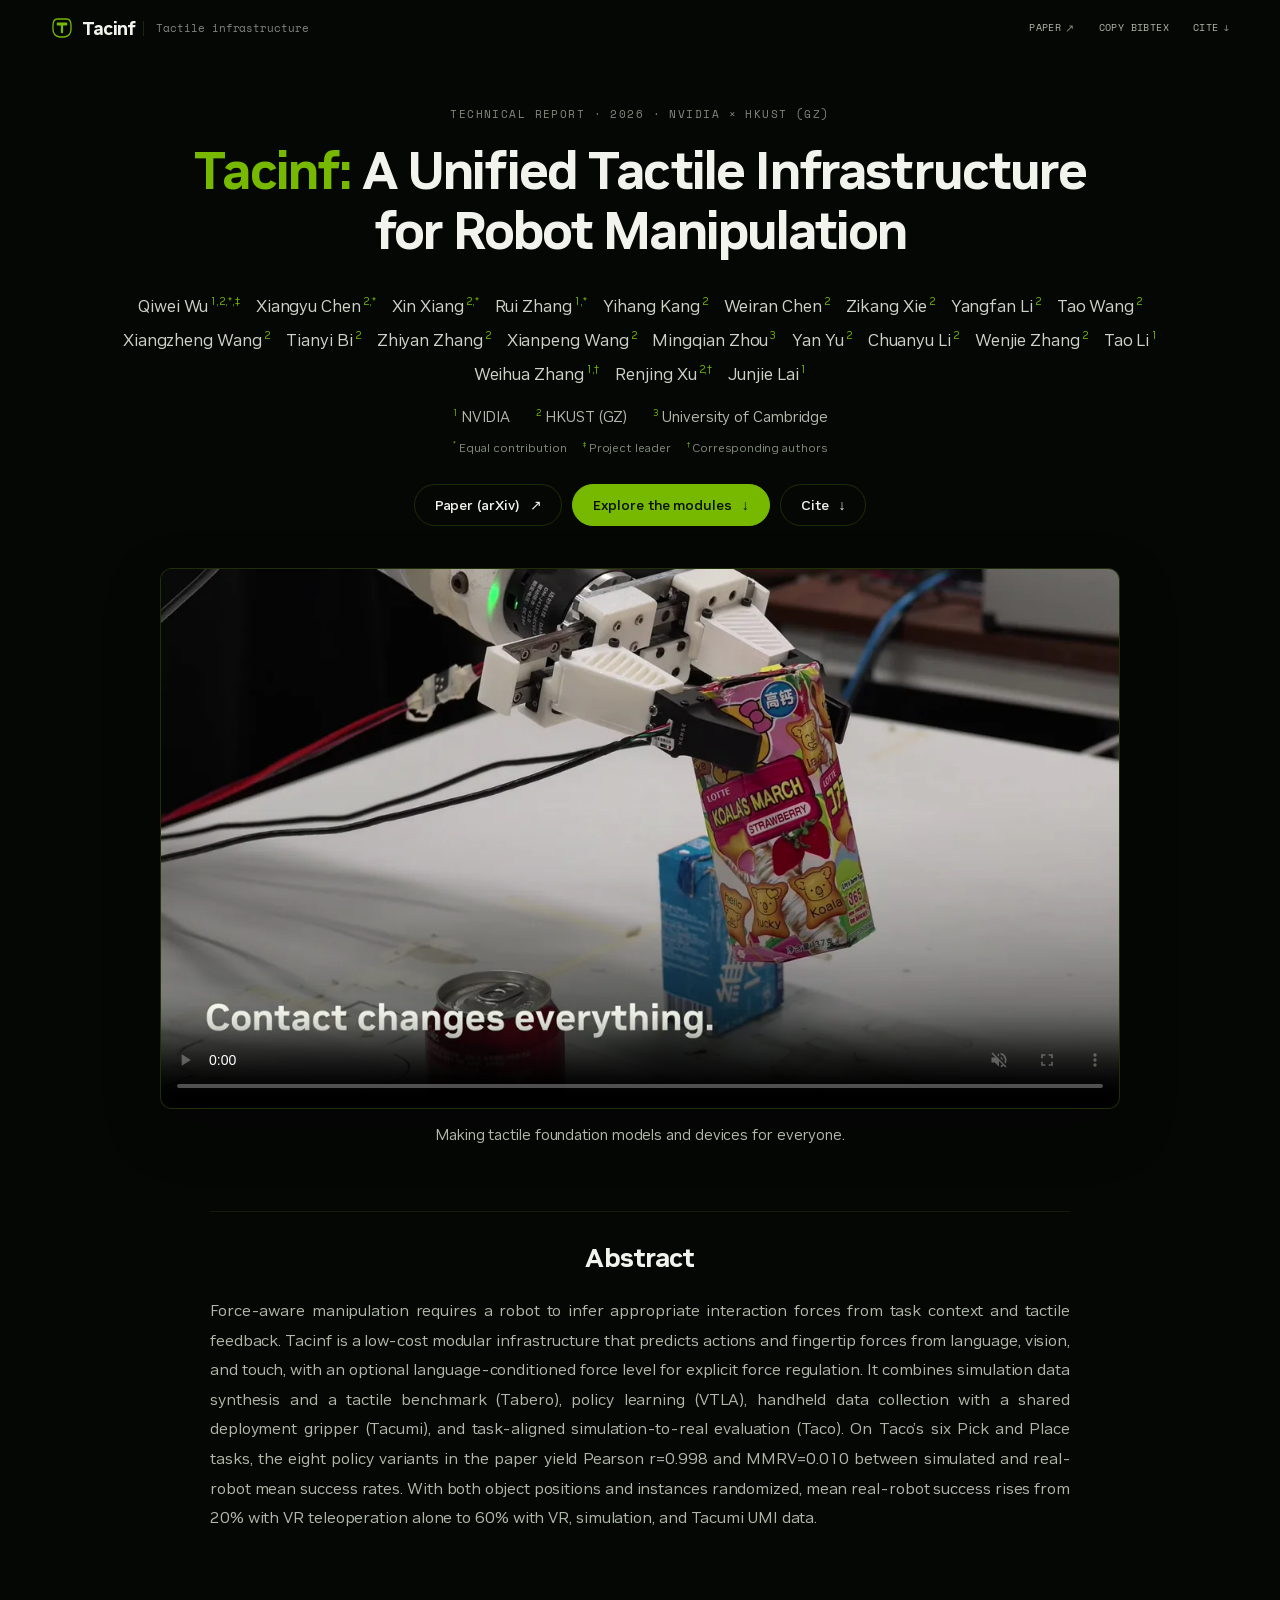
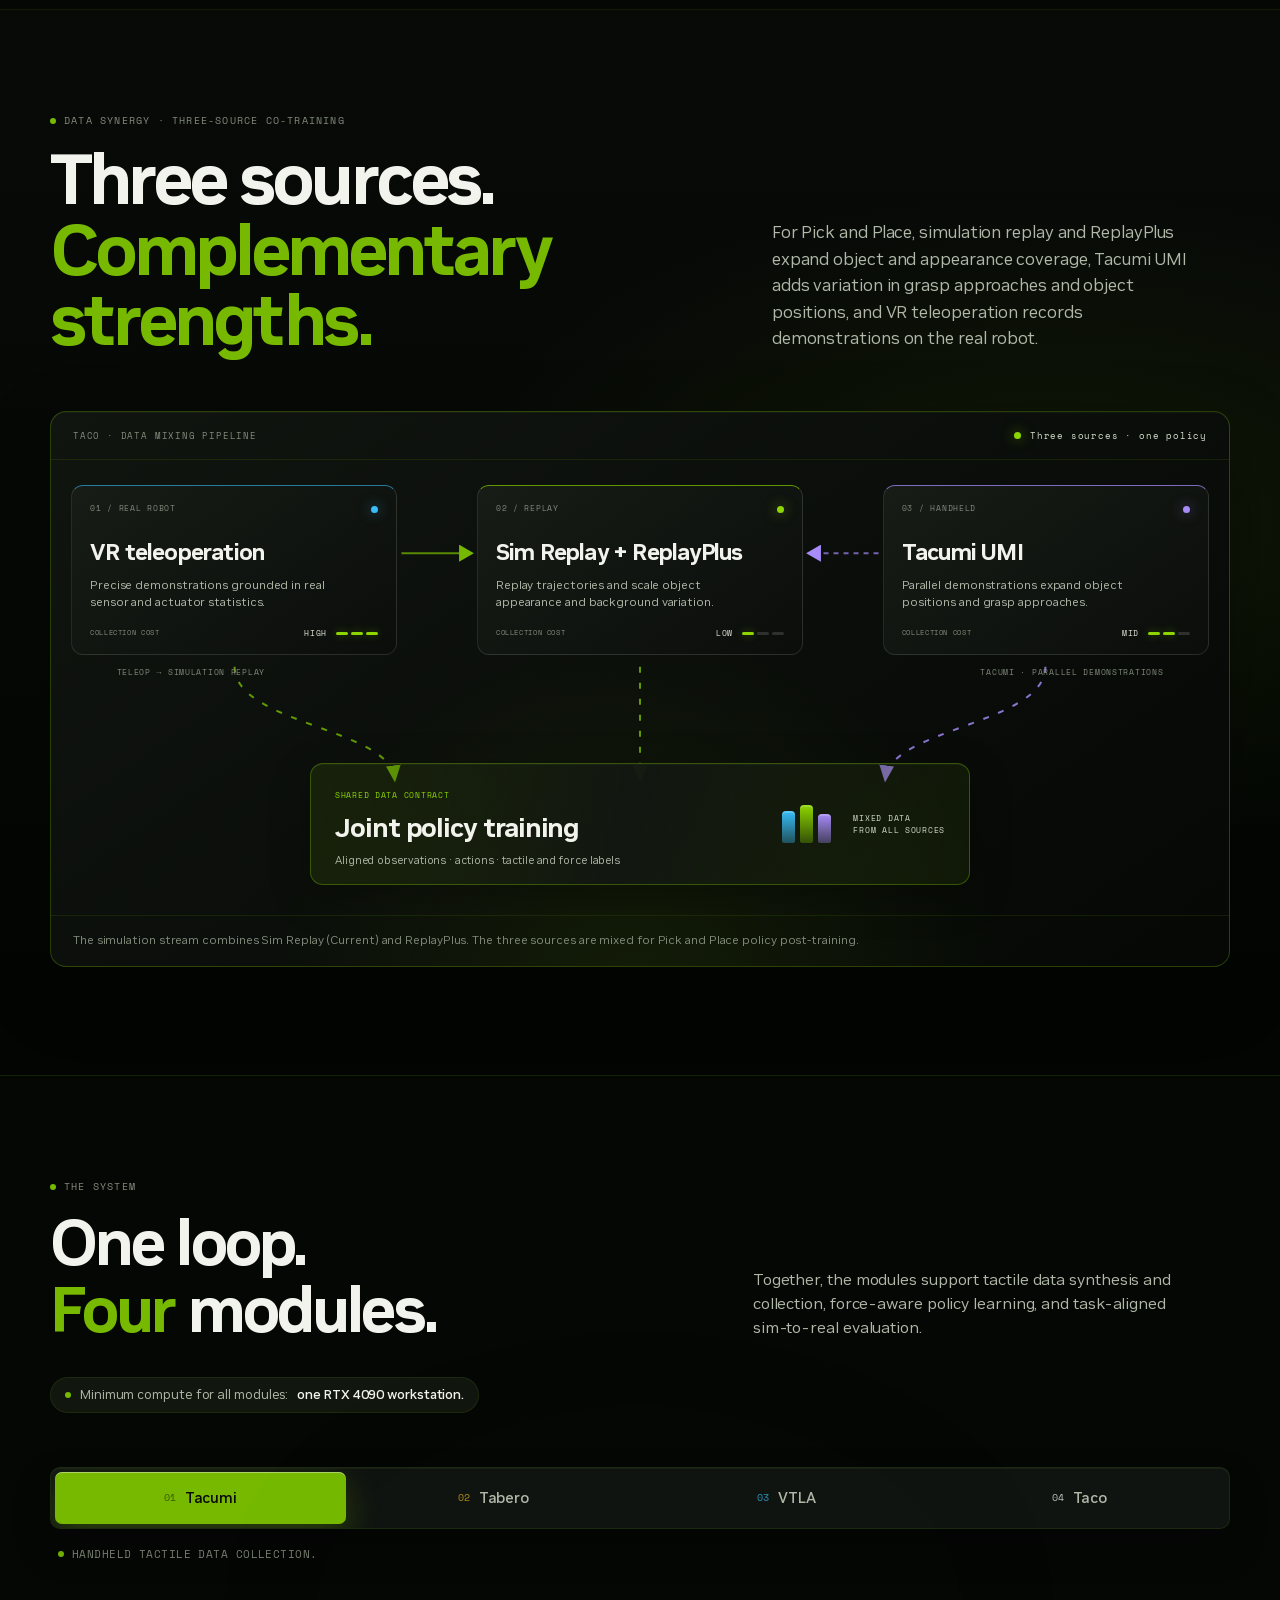
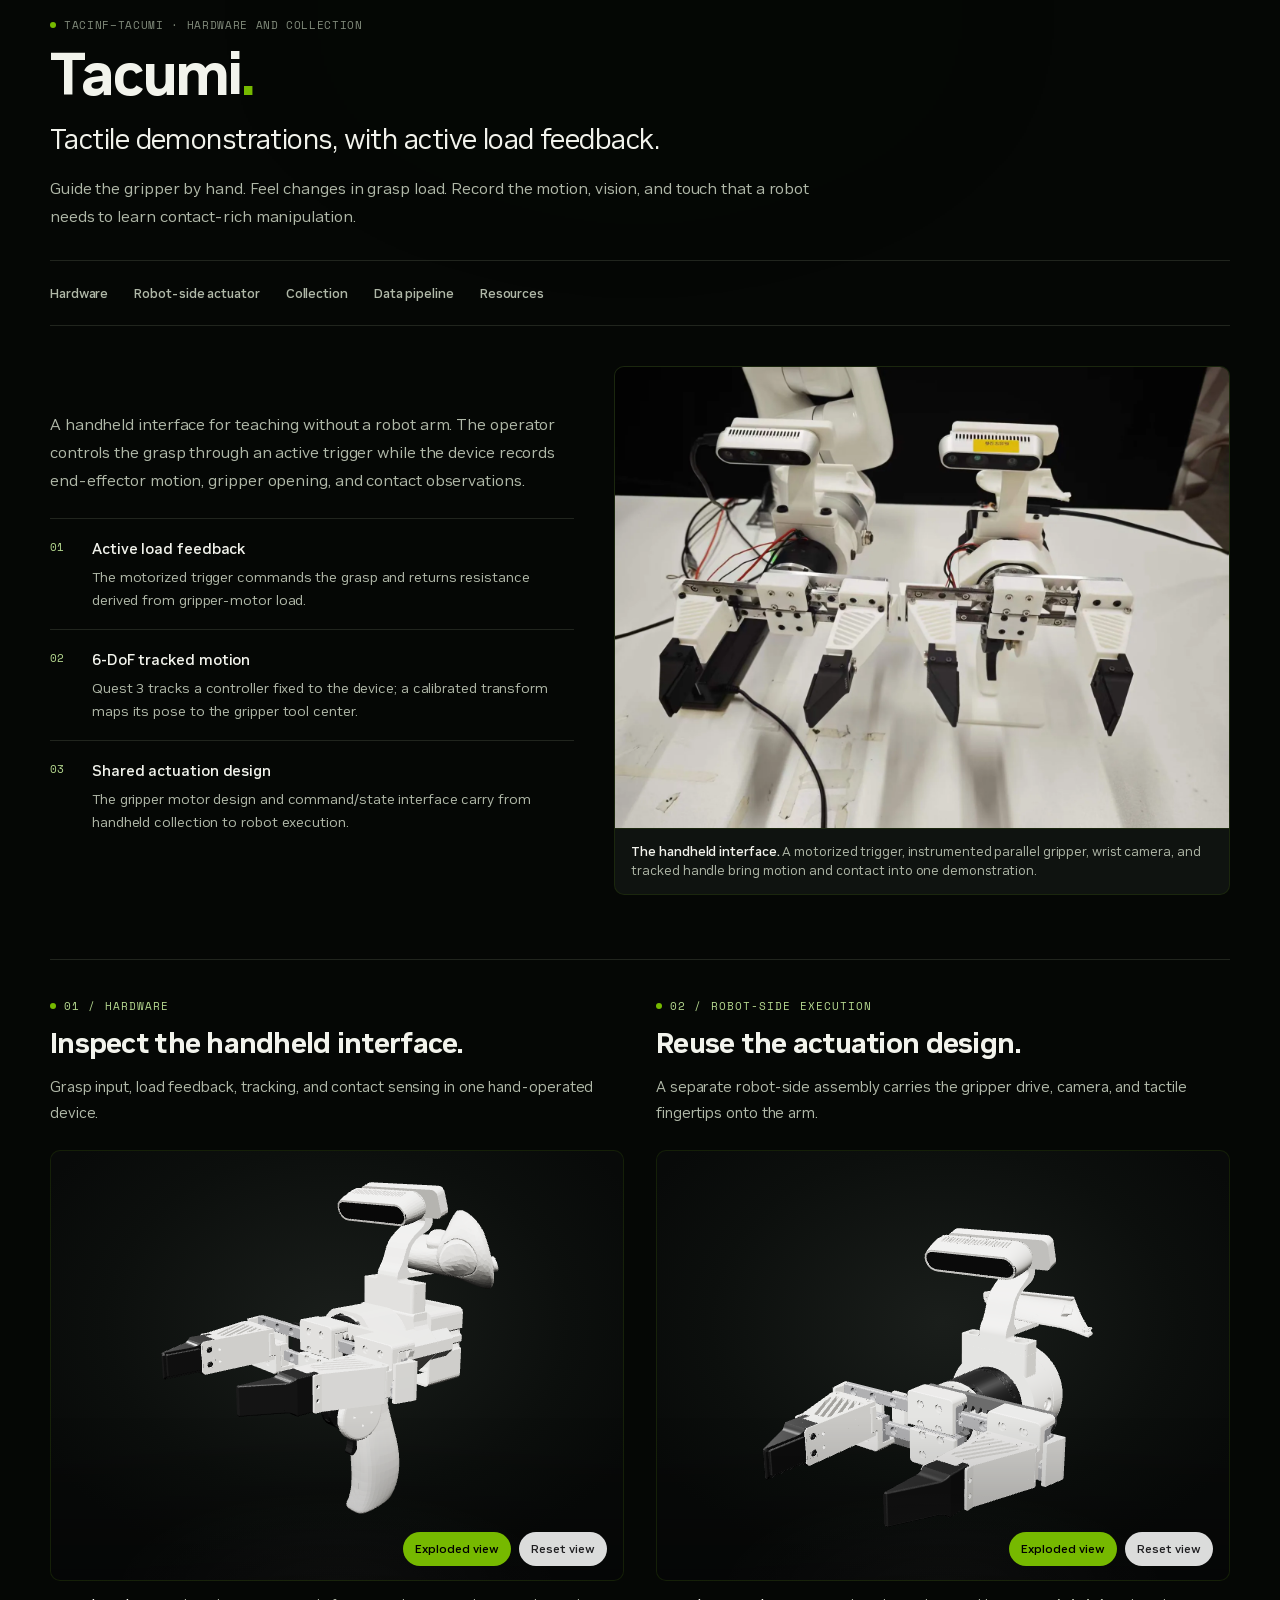
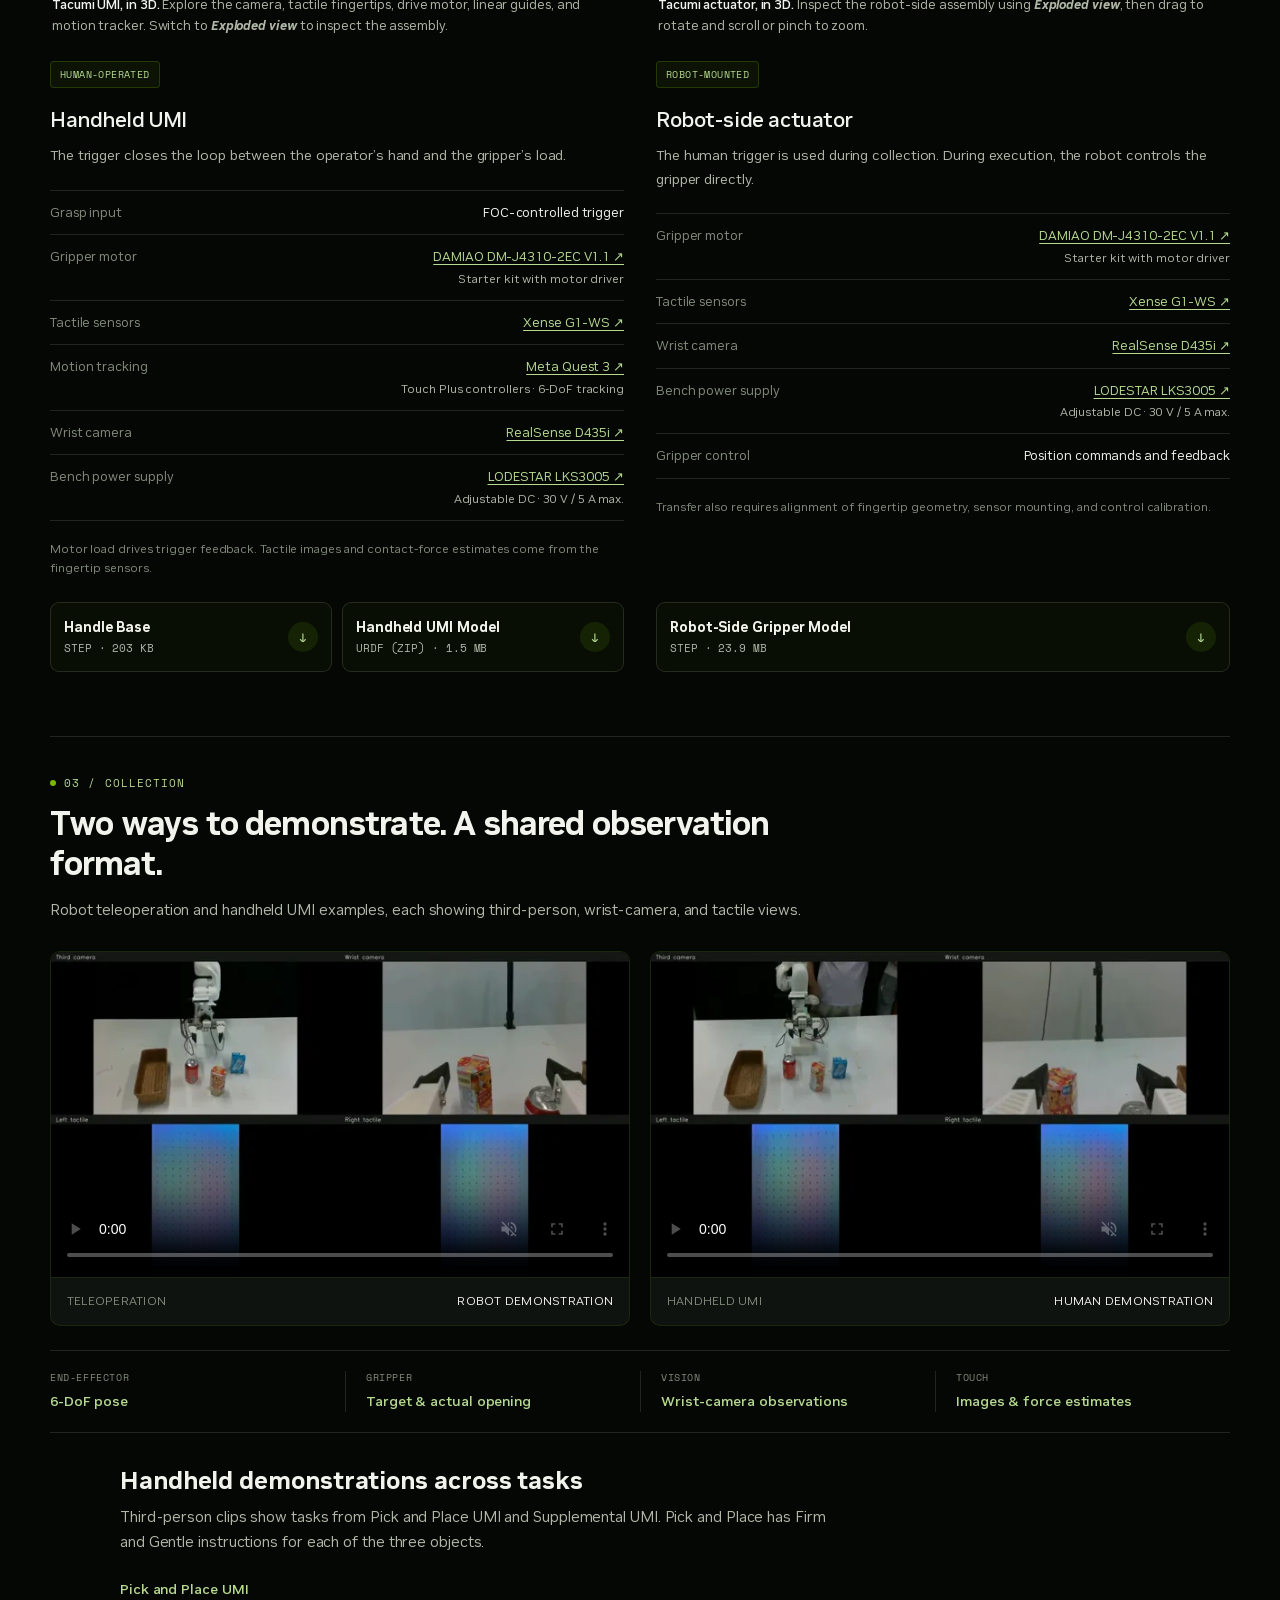
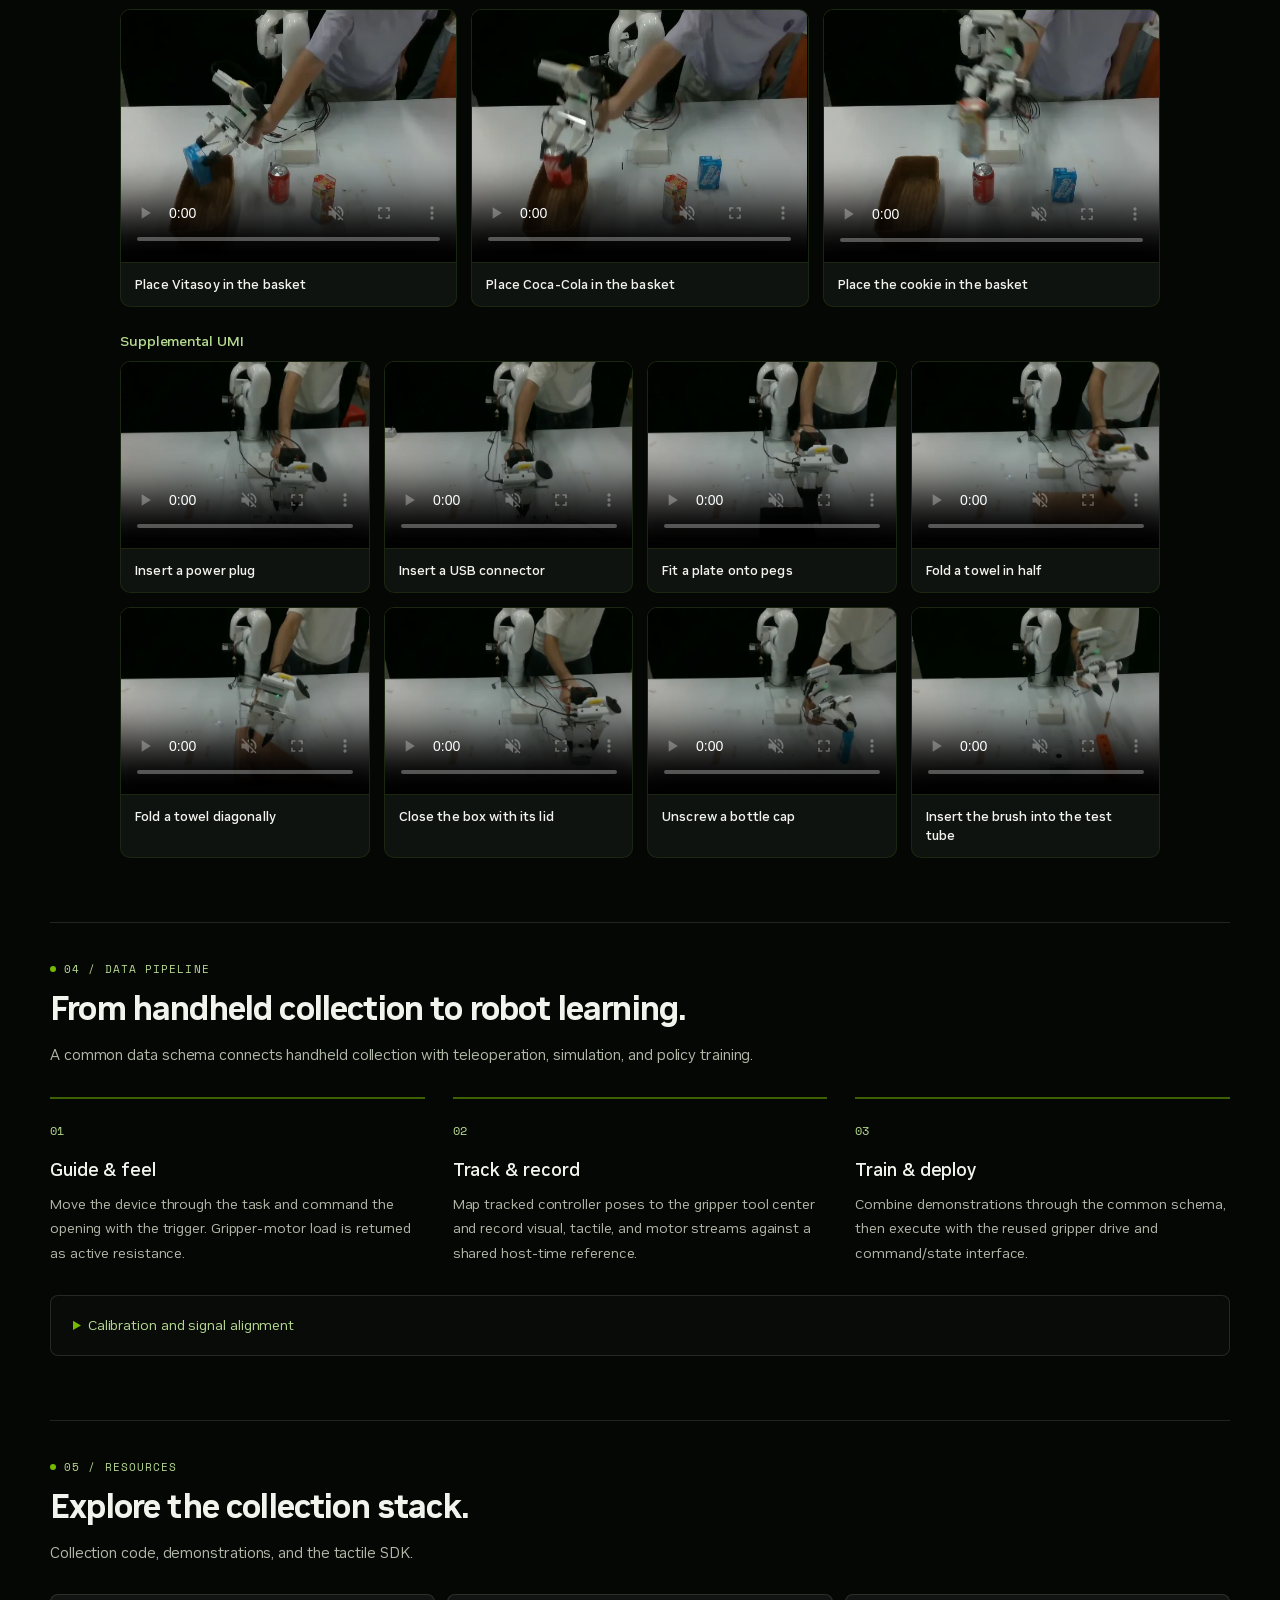
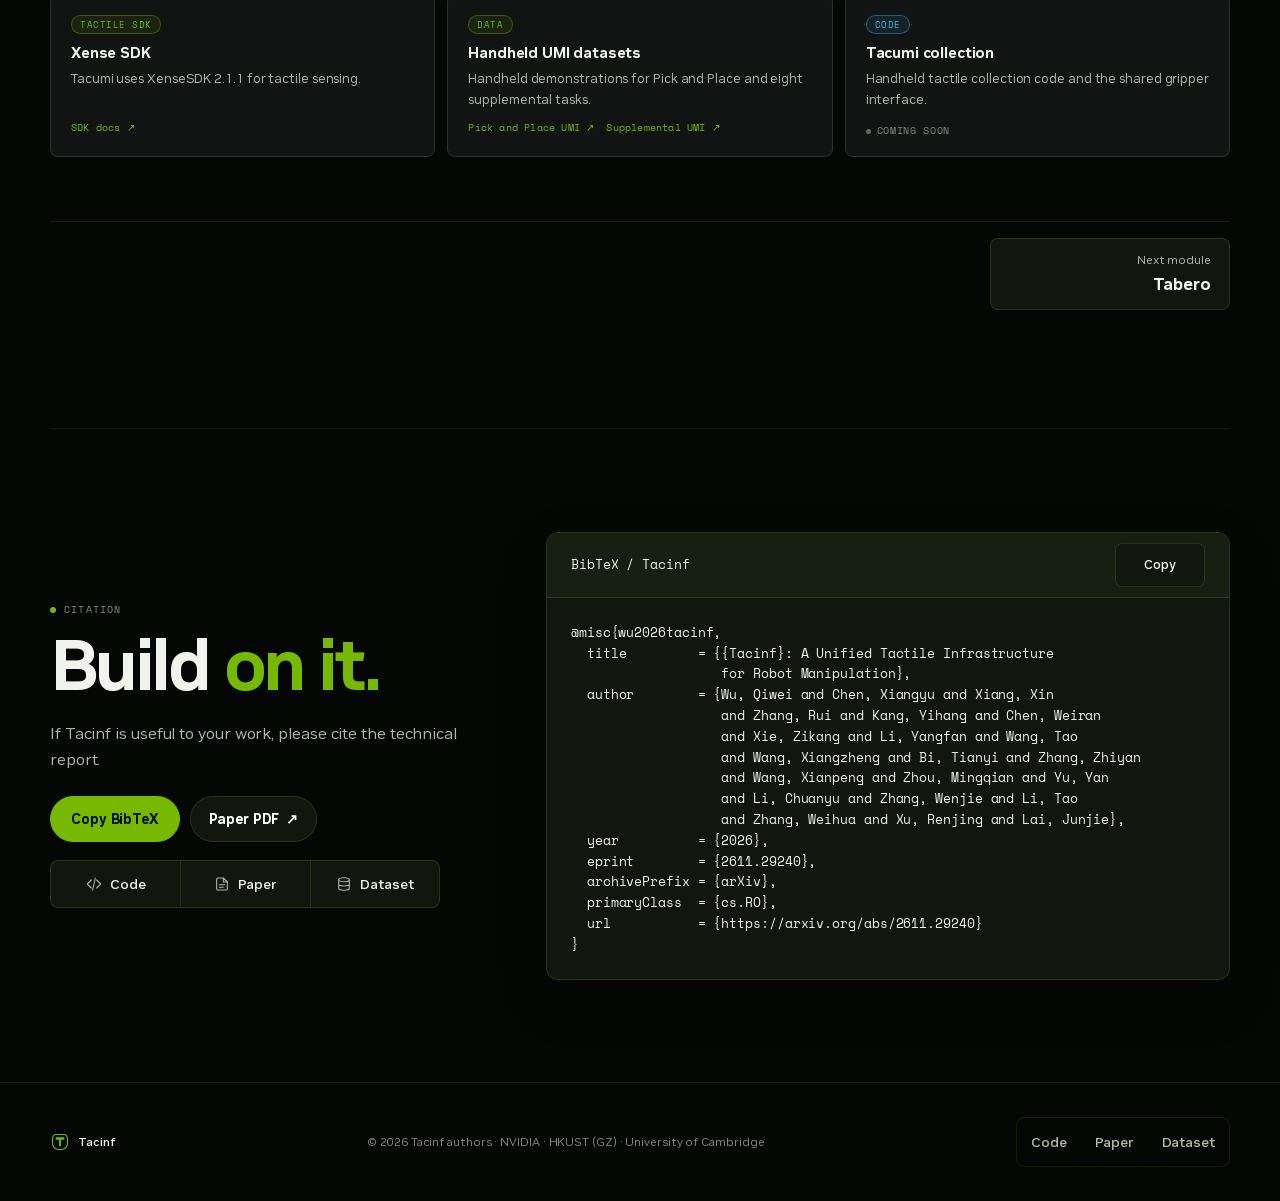
<file: index.html>
<!doctype html>
<html lang="en">
<head>
  <meta charset="utf-8">
  <meta name="viewport" content="width=device-width, initial-scale=1">
  <title>Tacinf — A Unified Tactile Infrastructure for Robot Manipulation</title>
  <meta name="description" content="Tacinf is a low-cost, modular tactile infrastructure for force-aware manipulation, combining tactile simulation, policy learning, handheld data collection, and task-aligned sim-to-real evaluation.">
  <meta name="author" content="Qiwei Wu, Xiangyu Chen, Xin Xiang, Rui Zhang, Yihang Kang, Weiran Chen, Zikang Xie, Yangfan Li, Tao Wang, Xiangzheng Wang, Tianyi Bi, Zhiyan Zhang, Xianpeng Wang, Mingqian Zhou, Yan Yu, Chuanyu Li, Wenjie Zhang, Tao Li, Weihua Zhang, Renjing Xu, Junjie Lai">
  <meta name="theme-color" content="#050705">
  <link rel="canonical" href="https://tacinf.github.io/">
  <link rel="icon" href="favicon.svg?v=20261107r5" type="image/svg+xml" sizes="any">
  <link rel="icon" href="favicon-32.png?v=20261107r5" sizes="32x32" type="image/png">
  <link rel="icon" href="favicon.ico?v=20261107r5" sizes="16x16 32x32 48x48">
  <link rel="apple-touch-icon" href="apple-touch-icon.png?v=20261107r5">
  <link rel="preload" href="assets/fonts/nvidia-sans-bold.woff2" as="font" type="font/woff2" crossorigin>
  <link rel="preload" href="assets/fonts/nvidia-sans-regular.woff2" as="font" type="font/woff2" crossorigin>

  <meta property="og:type" content="article">
  <meta property="og:title" content="Tacinf — A Unified Tactile Infrastructure for Robot Manipulation">
  <meta property="og:description" content="Four modules for tactile manipulation: Tabero simulation, Tacinf-VTLA policies, Tacumi data collection, and Taco sim-to-real evaluation and co-training.">
  <meta property="og:url" content="https://tacinf.github.io/">
  <meta property="og:image" content="https://tacinf.github.io/assets/img/og.jpg">
  <meta property="og:image:width" content="1200">
  <meta property="og:image:height" content="630">
  <meta name="twitter:card" content="summary_large_image">
  <meta name="twitter:title" content="Tacinf — A Unified Tactile Infrastructure for Robot Manipulation">
  <meta name="twitter:description" content="Four modules for tactile manipulation: Tabero simulation, Tacinf-VTLA policies, Tacumi data collection, and Taco sim-to-real evaluation and co-training.">
  <meta name="twitter:image" content="https://tacinf.github.io/assets/img/og.jpg">

  <link rel="preload" href="assets/fonts/space-mono-400-normal.woff2" as="font" type="font/woff2" crossorigin>
  <link rel="stylesheet" href="assets/css/style.css?v=20261128r13">
  <link rel="stylesheet" href="assets/css/tacumi.css?v=20261127">
  <script>document.documentElement.classList.add("js");</script>
  <script type="importmap">
    {"imports":{"three":"./assets/vendor/three.module.js","three/addons/":"./assets/vendor/jsm/"}}
  </script>
  <noscript><style>[data-copy-bib]{display:none}.model-loading,.model-ui{display:none}</style></noscript>
  <script type="application/ld+json">
  {
    "@context": "https://schema.org",
    "@type": "ScholarlyArticle",
    "headline": "Tacinf: A Unified Tactile Infrastructure for Robot Manipulation",
    "abstract": "Force-aware manipulation requires a robot to infer appropriate interaction forces from task context and tactile feedback. Tacinf is a low-cost modular infrastructure that predicts actions and fingertip forces from language, vision, and touch, with an optional language-conditioned force level for explicit force regulation. It combines simulation data synthesis and a tactile benchmark (Tabero), policy learning (VTLA), handheld data collection with a shared deployment gripper (Tacumi), and task-aligned simulation-to-real evaluation (Taco). On Taco’s six Pick and Place tasks, the eight policy variants in the paper yield Pearson r=0.998 and MMRV=0.010 between simulated and real-robot mean success rates. With both object positions and instances randomized, mean real-robot success rises from 20% with VR teleoperation alone to 60% with VR, simulation, and Tacumi UMI data.",
    "author": [
      {"@type": "Person", "name": "Qiwei Wu"},
      {"@type": "Person", "name": "Xiangyu Chen"},
      {"@type": "Person", "name": "Xin Xiang"},
      {"@type": "Person", "name": "Rui Zhang"},
      {"@type": "Person", "name": "Yihang Kang"},
      {"@type": "Person", "name": "Weiran Chen"},
      {"@type": "Person", "name": "Zikang Xie"},
      {"@type": "Person", "name": "Yangfan Li"},
      {"@type": "Person", "name": "Tao Wang"},
      {"@type": "Person", "name": "Xiangzheng Wang"},
      {"@type": "Person", "name": "Tianyi Bi"},
      {"@type": "Person", "name": "Zhiyan Zhang"},
      {"@type": "Person", "name": "Xianpeng Wang"},
      {"@type": "Person", "name": "Mingqian Zhou"},
      {"@type": "Person", "name": "Yan Yu"},
      {"@type": "Person", "name": "Chuanyu Li"},
      {"@type": "Person", "name": "Wenjie Zhang"},
      {"@type": "Person", "name": "Tao Li"},
      {"@type": "Person", "name": "Weihua Zhang"},
      {"@type": "Person", "name": "Renjing Xu"},
      {"@type": "Person", "name": "Junjie Lai"}
    ],
    "datePublished": "2026",
    "url": "https://tacinf.github.io/"
  }
  </script>
</head>
<body>
  <a class="skip-link" href="#main">Skip to content</a>

  <header class="masthead" id="masthead">
    <a class="brand" href="#top" aria-label="Tacinf home">
      <svg class="brand-mark" viewBox="0 0 64 64" aria-hidden="true">
        <path d="M20 8h24c8 0 12 7 12 17v10c0 11-7 19-18 21h-12C15 54 8 46 8 35V25C8 15 12 8 20 8Z" fill="none" stroke="currentColor" stroke-width="3.5" stroke-linejoin="round"/>
        <path d="M18 19q0-2 2-2h24q2 0 2 2v4q0 2-2 2h-9v18q0 3-3 3t-3-3V25h-9q-2 0-2-2Z" fill="currentColor"/>
      </svg>
      <span class="brand-word">Tacinf</span>
      <span class="brand-tag">Tactile infrastructure</span>
    </a>
    <nav class="utility" aria-label="Paper and citation">
      <a class="util" href="https://arxiv.org/abs/2611.29240" target="_blank" rel="noreferrer">Paper <span class="util-arrow" aria-hidden="true">↗</span></a>
      <button class="util" type="button" data-copy-bib>
        <span class="util-label">Copy BibTeX</span>
      </button>
      <a class="util" href="#cite">Cite <span class="util-arrow">↓</span></a>
    </nav>
  </header>

  <main id="main">
    <!-- ============================ PAPER HEADER ============================ -->
    <section class="paper-hero" id="top" aria-labelledby="paper-title">
      <div class="wrap">
        <header class="paper-heading">
          <p class="paper-kicker">Technical Report · 2026 · NVIDIA × HKUST (GZ)</p>
          <h1 class="paper-title" id="paper-title"><span>Tacinf:</span> A Unified Tactile Infrastructure<br class="paper-title-break"> for Robot Manipulation</h1>
          <div class="paper-byline">
            <p class="paper-authors">
              <span>Qiwei Wu<sup>1,2,*,‡</sup></span><span>Xiangyu Chen<sup>2,*</sup></span><span>Xin Xiang<sup>2,*</sup></span><span>Rui Zhang<sup>1,*</sup></span><span>Yihang Kang<sup>2</sup></span><span>Weiran Chen<sup>2</sup></span><span>Zikang Xie<sup>2</sup></span><span>Yangfan Li<sup>2</sup></span><span>Tao Wang<sup>2</sup></span><span>Xiangzheng Wang<sup>2</sup></span><span>Tianyi Bi<sup>2</sup></span><span>Zhiyan Zhang<sup>2</sup></span><span>Xianpeng Wang<sup>2</sup></span><span>Mingqian Zhou<sup>3</sup></span><span>Yan Yu<sup>2</sup></span><span>Chuanyu Li<sup>2</sup></span><span>Wenjie Zhang<sup>2</sup></span><span>Tao Li<sup>1</sup></span><span>Weihua Zhang<sup>1,†</sup></span><span>Renjing Xu<sup>2,†</sup></span><span>Junjie Lai<sup>1</sup></span>
            </p>
            <p class="paper-affiliations"><span><sup>1</sup>NVIDIA</span><span><sup>2</sup>HKUST (GZ)</span><span><sup>3</sup>University of Cambridge</span></p>
            <p class="paper-author-notes"><span><sup>*</sup>Equal contribution</span><span><sup>‡</sup>Project leader</span><span><sup>†</sup>Corresponding authors</span></p>
          </div>
          <nav class="paper-links" aria-label="Project resources">
            <a class="paper-link" href="https://arxiv.org/abs/2611.29240" target="_blank" rel="noreferrer">Paper (arXiv) <span aria-hidden="true">↗</span></a>
            <a class="paper-link paper-link--primary" href="#modules">Explore the modules <span aria-hidden="true">↓</span></a>
            <a class="paper-link" href="#cite">Cite <span aria-hidden="true">↓</span></a>
          </nav>
        </header>

        <figure class="paper-video">
          <div class="paper-video-frame">
            <video muted loop playsinline preload="metadata" poster="assets/img/tacinf-demo-poster.webp" data-auto controls aria-label="Tacinf demonstration video showing tactile robot manipulation.">
              <source src="assets/video/tacinf-demo-web.mp4?v=20261127-hd-subtitles" type="video/mp4">
            </video>
          </div>
          <figcaption>Making tactile foundation models and devices for everyone.</figcaption>
        </figure>
        <section class="paper-abstract" aria-labelledby="abstract-title">
          <h2 id="abstract-title">Abstract</h2>
          <p>Force-aware manipulation requires a robot to infer appropriate interaction forces from task context and tactile feedback. Tacinf is a low-cost modular infrastructure that predicts actions and fingertip forces from language, vision, and touch, with an optional language-conditioned force level for explicit force regulation. It combines simulation data synthesis and a tactile benchmark (Tabero), policy learning (VTLA), handheld data collection with a shared deployment gripper (Tacumi), and task-aligned simulation-to-real evaluation (Taco). On Taco’s six Pick and Place tasks, the eight policy variants in the paper yield Pearson r=0.998 and MMRV=0.010 between simulated and real-robot mean success rates. With both object positions and instances randomized, mean real-robot success rises from 20% with VR teleoperation alone to 60% with VR, simulation, and Tacumi UMI data.</p>
        </section>
      </div>
    </section>

    <!-- ============================ DATA SYNERGY ============================ -->
    <section class="data-synergy" id="data-synergy" aria-labelledby="data-synergy-title">
      <div class="wrap">
        <header class="data-synergy-head">
          <div>
            <p class="kicker"><span class="kicker-mark" aria-hidden="true"></span>Data synergy · three-source co-training</p>
            <h2 id="data-synergy-title">Three sources.<br><em>Complementary strengths.</em></h2>
          </div>
          <p>For Pick and Place, simulation replay and ReplayPlus expand object and appearance coverage, Tacumi UMI adds variation in grasp approaches and object positions, and VR teleoperation records demonstrations on the real robot.</p>
        </header>

        <div class="synergy-layout">
          <figure class="data-flow-diagram" aria-labelledby="data-flow-title">
            <div class="flow-diagram-head">
              <span class="flow-diagram-head__label">TACO · DATA MIXING PIPELINE</span>
              <span class="flow-diagram-head__status"><i aria-hidden="true"></i> Three sources · one policy</span>
            </div>

            <div class="flow-stage">
              <svg class="flow-connectors" viewBox="0 0 1200 400" preserveAspectRatio="none" aria-hidden="true">
                <defs>
                  <marker id="flow-arrow-green" markerWidth="8" markerHeight="8" refX="6" refY="4" orient="auto"><path d="M0 0L8 4L0 8Z" fill="#76b900"/></marker>
                  <marker id="flow-arrow-violet" markerWidth="8" markerHeight="8" refX="6" refY="4" orient="auto"><path d="M0 0L8 4L0 8Z" fill="#a78bfa"/></marker>
                </defs>
                <path class="flow-link flow-link--replay" d="M357 82H427" marker-end="url(#flow-arrow-green)"/>
                <path class="flow-link flow-link--umi" d="M843 82H773" marker-end="url(#flow-arrow-violet)"/>
                <path class="flow-stream flow-stream--teleop" d="M187 182C187 232 345 236 350 280" marker-end="url(#flow-arrow-green)"/>
                <path class="flow-stream flow-stream--sim" d="M600 182V280" marker-end="url(#flow-arrow-green)"/>
                <path class="flow-stream flow-stream--tacumi" d="M1013 182C1013 232 855 236 850 280" marker-end="url(#flow-arrow-violet)"/>
              </svg>

              <div class="flow-sources">
                <article class="flow-source flow-source--teleop">
                  <div class="flow-source__top"><span>01 / REAL ROBOT</span><span class="flow-source__signal" aria-hidden="true"></span></div>
                  <h3>VR teleoperation</h3>
                  <p>Precise demonstrations grounded in real sensor and actuator statistics.</p>
                  <div class="flow-source__cost" aria-label="High collection cost"><span class="flow-source__cost-label">COLLECTION COST</span><span class="flow-source__cost-value">HIGH</span><span class="flow-cost-meter" aria-hidden="true"><i class="is-filled"></i><i class="is-filled"></i><i class="is-filled"></i></span></div>
                </article>
                <article class="flow-source flow-source--sim">
                  <div class="flow-source__top"><span>02 / REPLAY</span><span class="flow-source__signal" aria-hidden="true"></span></div>
                  <h3>Sim Replay + ReplayPlus</h3>
                  <p>Replay trajectories and scale object appearance and background variation.</p>
                  <div class="flow-source__cost" aria-label="Low collection cost"><span class="flow-source__cost-label">COLLECTION COST</span><span class="flow-source__cost-value">LOW</span><span class="flow-cost-meter" aria-hidden="true"><i class="is-filled"></i><i></i><i></i></span></div>
                </article>
                <article class="flow-source flow-source--tacumi">
                  <div class="flow-source__top"><span>03 / HANDHELD</span><span class="flow-source__signal" aria-hidden="true"></span></div>
                  <h3>Tacumi UMI</h3>
                  <p>Parallel demonstrations expand object positions and grasp approaches.</p>
                  <div class="flow-source__cost" aria-label="Medium collection cost"><span class="flow-source__cost-label">COLLECTION COST</span><span class="flow-source__cost-value">MID</span><span class="flow-cost-meter" aria-hidden="true"><i class="is-filled"></i><i class="is-filled"></i><i></i></span></div>
                </article>
              </div>

              <div class="flow-replay-caption" aria-hidden="true"><span>TELEOP → SIMULATION REPLAY</span><span>TACUMI · PARALLEL DEMONSTRATIONS</span></div>

              <div class="flow-training">
                <div class="flow-training__copy"><span>SHARED DATA CONTRACT</span><h3 id="data-flow-title">Joint policy training</h3><p>Aligned observations · actions · tactile and force labels</p></div>
                <div class="flow-data-stack" aria-hidden="true"><i></i><i></i><i></i></div>
                <span class="flow-training__note">MIXED DATA<br>FROM ALL SOURCES</span>
              </div>
            </div>
            <figcaption>The simulation stream combines Sim Replay (Current) and ReplayPlus. The three sources are mixed for Pick and Place policy post-training.</figcaption>
          </figure>

        </div>
      </div>
    </section>

    <!-- ============================ MODULES ============================ -->
    <section class="modules wrap" id="modules">
      <div class="section-head">
        <div>
          <p class="kicker"><span class="kicker-mark" aria-hidden="true"></span>The system</p>
          <h2>One loop.<br><em>Four</em> modules.</h2>
        </div>
        <p class="section-note">Together, the modules support tactile data synthesis and collection, force-aware policy learning, and task-aligned sim-to-real evaluation.</p>
        <p class="compute-note"><span class="compute-mark" aria-hidden="true"></span>Minimum compute for all modules: <strong>one RTX 4090 workstation.</strong></p>
      </div>

      <div class="switcher">
        <div class="tabs" role="tablist" aria-label="Tacinf modules">
          <span class="tab-indicator" aria-hidden="true"></span>
          <button class="tab tab--tacumi is-active" id="tab-tacumi" role="tab" aria-selected="true" aria-controls="panel-tacumi" tabindex="0" data-tab="tacumi" data-readout="Handheld tactile data collection.">
            <span class="tab-no" aria-hidden="true">01</span><span class="tab-name">Tacumi</span>
          </button>
          <button class="tab tab--tabero" id="tab-tabero" role="tab" aria-selected="false" aria-controls="panel-tabero" tabindex="-1" data-tab="tabero" data-readout="Tactile benchmark and force-aware VTLA.">
            <span class="tab-no" aria-hidden="true">02</span><span class="tab-name">Tabero</span>
          </button>
          <button class="tab tab--vtla" id="tab-vtla" role="tab" aria-label="Tacinf–VTLA" aria-selected="false" aria-controls="panel-vtla" tabindex="-1" data-tab="vtla" data-readout="Force-aware vision–language–action policy.">
            <span class="tab-no" aria-hidden="true">03</span><span class="tab-name">VTLA</span>
          </button>
          <button class="tab tab--taco" id="tab-taco" role="tab" aria-selected="false" aria-controls="panel-taco" tabindex="-1" data-tab="taco" data-readout="Task-aligned sim-to-real evaluation.">
            <span class="tab-no" aria-hidden="true">04</span><span class="tab-name">Taco</span>
          </button>
        </div>
        <div class="tab-readout" aria-hidden="true"><span class="readout-dot"></span><span id="tab-readout">Handheld tactile data collection.</span></div>
      </div>

      <div class="deck" id="deck">
        <!-- ---------------------------- TACUMI ---------------------------- -->
        <article class="panel is-active" id="panel-tacumi" role="tabpanel" aria-labelledby="tab-tacumi" tabindex="0" data-panel="tacumi">
          <header class="panel-head tacumi-intro">
            <div>
              <p class="panel-kicker">Tacinf–Tacumi · Hardware and collection</p>
              <h3 class="panel-title">Tacumi<span>.</span></h3>
              <p class="panel-lede">Tactile demonstrations, with active load feedback.</p>
              <p class="tacumi-summary">Guide the gripper by hand. Feel changes in grasp load. Record the motion, vision, and touch that a robot needs to learn contact-rich manipulation.</p>
            </div>
          </header>

          <nav class="tacumi-nav" aria-label="Explore Tacumi">
            <a href="#tacumi-hardware" data-jump-tab="tacumi">Hardware</a>
            <a href="#tacumi-actuator" data-jump-tab="tacumi">Robot-side actuator</a>
            <a href="#tacumi-collection" data-jump-tab="tacumi">Collection</a>
            <a href="#tacumi-pipeline" data-jump-tab="tacumi">Data pipeline</a>
            <a href="#tacumi-resources" data-jump-tab="tacumi">Resources</a>
          </nav>

          <div class="tacumi-overview">
            <div class="tacumi-overview-copy">
              <p>A handheld interface for teaching without a robot arm. The operator controls the grasp through an active trigger while the device records end-effector motion, gripper opening, and contact observations.</p>
              <ul class="tacumi-highlights">
                <li><span class="tacumi-feature-index" aria-hidden="true">01</span><div><strong>Active load feedback</strong><p>The motorized trigger commands the grasp and returns resistance derived from gripper-motor load.</p></div></li>
                <li><span class="tacumi-feature-index" aria-hidden="true">02</span><div><strong>6-DoF tracked motion</strong><p>Quest 3 tracks a controller fixed to the device; a calibrated transform maps its pose to the gripper tool center.</p></div></li>
                <li><span class="tacumi-feature-index" aria-hidden="true">03</span><div><strong>Shared actuation design</strong><p>The gripper motor design and command/state interface carry from handheld collection to robot execution.</p></div></li>
              </ul>
            </div>
            <figure class="media media--photo">
                <button class="zoom" type="button" data-full="assets/img/tacumi-hardware.webp" data-caption="Two views of the handheld Tacumi interface with its gripper, tactile fingertips, wrist camera, and motion tracker.">
                  <img src="assets/img/tacumi-hardware.webp" width="1600" height="1200" loading="eager" alt="Two views of the real handheld Tacumi gripper on a table.">
                </button>
                <figcaption><strong>The handheld interface.</strong> A motorized trigger, instrumented parallel gripper, wrist camera, and tracked handle bring motion and contact into one demonstration.</figcaption>
              </figure>
          </div>

          <div class="tacumi-hardware-pair">
          <section class="tacumi-section tacumi-hardware-card" id="tacumi-hardware" aria-labelledby="tacumi-hardware-title">
            <header class="tacumi-section-head">
              <p class="panel-kicker">01 / Hardware</p>
              <h4 id="tacumi-hardware-title">Inspect the handheld interface.</h4>
              <p>Grasp input, load feedback, tracking, and contact sensing in one hand-operated device.</p>
            </header>
            <div class="tacumi-hardware-grid">
              <figure class="model-figure model-figure--umi" id="umi-viewer">
            <div class="model-stage model-stage--umi" id="umi-viewer-stage" tabindex="0" role="group" aria-label="Interactive 3D Tacumi UMI, the handheld shared tactile gripper assembly. Drag to rotate and scroll or pinch to zoom.">
              <div class="model-poster"><img src="assets/img/hero-handheld.webp" width="1045" height="1200" loading="lazy" alt="Structural render of the handheld Tacumi UMI."></div>
              <div class="model-loading" role="status" aria-live="polite">Loading Tacumi UMI…</div>
              <div class="model-ui">
                <span class="model-hint">Drag to rotate · Scroll to zoom</span>
                <div class="model-actions">
                  <button class="model-toggle" id="umi-explode-toggle" type="button" aria-pressed="false">Exploded view</button>
                  <button class="model-reset" type="button">Reset view</button>
                </div>
              </div>
            </div>
            <figcaption><strong>Tacumi UMI, in 3D.</strong> Explore the camera, tactile fingertips, drive motor, linear guides, and motion tracker. Switch to <em>Exploded view</em> to inspect the assembly.</figcaption>
          </figure>
              <aside class="tacumi-specs" aria-label="Handheld UMI components">
                <p class="tacumi-mode">Human-operated</p>
                <h5>Handheld UMI</h5>
                <p>The trigger closes the loop between the operator’s hand and the gripper’s load.</p>
                <dl class="tacumi-spec-list">
                  <div><dt>Grasp input</dt><dd>FOC-controlled trigger</dd></div>
                  <div>
                    <dt>Gripper motor</dt>
                    <dd><a href="https://e.tb.cn/h.jN8QE7xGa2V4bAK?tk=H85p6gNr4t5" target="_blank" rel="noreferrer" aria-label="DAMIAO DM-J4310-2EC V1.1 on Taobao">DAMIAO DM-J4310-2EC V1.1 ↗</a><span class="tacumi-spec-note">Starter kit with motor driver</span></dd>
                  </div>
                  <div>
                    <dt>Tactile sensors</dt>
                    <dd><a href="https://detail.tmall.com/item.htm?id=958272096167&amp;skuId=6303308555240" target="_blank" rel="noreferrer" aria-label="Xense G1-WS on Tmall">Xense G1-WS ↗</a></dd>
                  </div>
                  <div>
                    <dt>Motion tracking</dt>
                    <dd><a href="https://item.taobao.com/item.htm?id=1096496830690&amp;skuId=6323683946272" target="_blank" rel="noreferrer" aria-label="Meta Quest 3 on Taobao">Meta Quest 3 ↗</a><span class="tacumi-spec-note">Touch Plus controllers · 6-DoF tracking</span></dd>
                  </div>
                  <div>
                    <dt>Wrist camera</dt>
                    <dd><a href="https://item.taobao.com/item.htm?id=1094537184523&amp;skuId=6148758052065" target="_blank" rel="noreferrer" aria-label="RealSense D435i on Taobao">RealSense D435i ↗</a></dd>
                  </div>
                  <div>
                    <dt>Bench power supply</dt>
                    <dd><a href="https://3.cn/3dhDz-5X?jkl=@GDD7dDsU9Wf" target="_blank" rel="noreferrer" aria-label="LODESTAR LKS3005 on JD.com">LODESTAR LKS3005 ↗</a><span class="tacumi-spec-note">Adjustable DC · 30 V / 5 A max.</span></dd>
                  </div>
                </dl>
                <p class="tacumi-detail-note">Motor load drives trigger feedback. Tactile images and contact-force estimates come from the fingertip sensors.</p>
              </aside>
            </div>
            <div class="tacumi-downloads" role="group" aria-label="Handheld UMI downloads">
              <a class="tacumi-download" href="assets/downloads/tacumi-handle-base.step" download>
                <span class="tacumi-download-info">
                  <strong>Handle Base</strong>
                  <span class="tacumi-download-meta">STEP · 203 KB</span>
                </span>
                <span class="tacumi-download-arrow" aria-hidden="true">↓</span>
              </a>
              <a class="tacumi-download" href="assets/downloads/tacumi-umi-urdf.zip" download>
                <span class="tacumi-download-info">
                  <strong>Handheld UMI Model</strong>
                  <span class="tacumi-download-meta">URDF (ZIP) · 1.5 MB</span>
                </span>
                <span class="tacumi-download-arrow" aria-hidden="true">↓</span>
              </a>
            </div>
          </section>

          <section class="actuator-section tacumi-section tacumi-hardware-card" id="tacumi-actuator" aria-labelledby="actuator-section-title">
            <header class="tacumi-section-head">
              <p class="panel-kicker">02 / Robot-side execution</p>
              <h4 id="actuator-section-title">Reuse the actuation design.</h4>
              <p>A separate robot-side assembly carries the gripper drive, camera, and tactile fingertips onto the arm.</p>
            </header>
            <div class="tacumi-hardware-grid">
              <figure class="model-figure model-figure--actuator" id="actuator-viewer">
              <div class="model-stage model-stage--umi" id="actuator-viewer-stage" tabindex="0" role="group" aria-label="Interactive 3D Tacumi robot-side actuator. Drag to rotate and scroll or pinch to zoom." data-actuator-viewer data-assembled="assets/models/tacumi-actuator.glb" data-exploded="assets/models/tacumi-actuator-exploded.glb">
                <div class="model-poster"><img src="assets/img/hero-actuator.webp" width="2400" height="1800" loading="lazy" alt="Structural render of the Tacumi robot-side actuator."></div>
                <div class="model-loading" role="status" aria-live="polite">Loading Tacumi actuator…</div>
                <div class="model-ui">
                  <span class="model-hint">Drag to rotate · Scroll to zoom</span>
                  <div class="model-actions">
                    <button class="model-toggle" type="button" aria-pressed="false" data-actuator-explode>Exploded view</button>
                    <button class="model-reset" type="button" data-actuator-reset>Reset view</button>
                  </div>
                </div>
              </div>
              <figcaption><strong>Tacumi actuator, in 3D.</strong> Inspect the robot-side assembly using <em>Exploded view</em>, then drag to rotate and scroll or pinch to zoom.</figcaption>
            </figure>
              <aside class="tacumi-specs" aria-label="Robot-side actuator components">
                <p class="tacumi-mode">Robot-mounted</p>
                <h5>Robot-side actuator</h5>
                <p>The human trigger is used during collection. During execution, the robot controls the gripper directly.</p>
                <dl class="tacumi-spec-list">
                  <div>
                    <dt>Gripper motor</dt>
                    <dd><a href="https://e.tb.cn/h.jN8QE7xGa2V4bAK?tk=H85p6gNr4t5" target="_blank" rel="noreferrer" aria-label="DAMIAO DM-J4310-2EC V1.1 on Taobao">DAMIAO DM-J4310-2EC V1.1 ↗</a><span class="tacumi-spec-note">Starter kit with motor driver</span></dd>
                  </div>
                  <div>
                    <dt>Tactile sensors</dt>
                    <dd><a href="https://detail.tmall.com/item.htm?id=958272096167&amp;skuId=6303308555240" target="_blank" rel="noreferrer" aria-label="Xense G1-WS on Tmall">Xense G1-WS ↗</a></dd>
                  </div>
                  <div>
                    <dt>Wrist camera</dt>
                    <dd><a href="https://item.taobao.com/item.htm?id=1094537184523&amp;skuId=6148758052065" target="_blank" rel="noreferrer" aria-label="RealSense D435i on Taobao">RealSense D435i ↗</a></dd>
                  </div>
                  <div>
                    <dt>Bench power supply</dt>
                    <dd><a href="https://3.cn/3dhDz-5X?jkl=@GDD7dDsU9Wf" target="_blank" rel="noreferrer" aria-label="LODESTAR LKS3005 on JD.com">LODESTAR LKS3005 ↗</a><span class="tacumi-spec-note">Adjustable DC · 30 V / 5 A max.</span></dd>
                  </div>
                  <div><dt>Gripper control</dt><dd>Position commands and feedback</dd></div>
                </dl>
                <p class="tacumi-detail-note">Transfer also requires alignment of fingertip geometry, sensor mounting, and control calibration.</p>
              </aside>
            </div>
            <div class="tacumi-downloads" role="group" aria-label="Robot-side actuator downloads">
              <a class="tacumi-download" href="assets/downloads/tacumi-robot-end-effector.step" download>
                <span class="tacumi-download-info">
                  <strong>Robot-Side Gripper Model</strong>
                  <span class="tacumi-download-meta">STEP · 23.9 MB</span>
                </span>
                <span class="tacumi-download-arrow" aria-hidden="true">↓</span>
              </a>
            </div>
          </section>
          </div>

          <section class="tacumi-section" id="tacumi-collection" aria-labelledby="tacumi-collection-title">
            <header class="tacumi-section-head">
              <p class="panel-kicker">03 / Collection</p>
              <h4 id="tacumi-collection-title">Two ways to demonstrate. A shared observation format.</h4>
              <p>Robot teleoperation and handheld UMI examples, each showing third-person, wrist-camera, and tactile views.</p>
            </header>
            <div class="comparison-grid">
              <figure class="video-card">
                <video controls muted loop playsinline preload="none" poster="assets/img/poster-tacumi-teleop.webp" data-auto aria-label="Robot teleoperation data with third-person, wrist, and tactile views.">
                  <source src="assets/video/tacumi-teleop.mp4" type="video/mp4">
                </video>
                <figcaption><span>TELEOPERATION</span><span>ROBOT DEMONSTRATION</span></figcaption>
              </figure>
              <figure class="video-card">
                <video controls muted loop playsinline preload="none" poster="assets/img/poster-tacumi-umi-data.webp" data-auto aria-label="Handheld UMI collection data with third-person, wrist, and tactile views.">
                  <source src="assets/video/tacumi-umi-data.mp4" type="video/mp4">
                </video>
                <figcaption><span>HANDHELD UMI</span><span>HUMAN DEMONSTRATION</span></figcaption>
              </figure>
            </div>
            <div class="tacumi-observation-strip" aria-label="Recorded demonstration signals">
              <div><span>End-effector</span><strong>6-DoF pose</strong></div>
              <div><span>Gripper</span><strong>Target &amp; actual opening</strong></div>
              <div><span>Vision</span><strong>Wrist-camera observations</strong></div>
              <div><span>Touch</span><strong>Images &amp; force estimates</strong></div>
            </div>

            <section class="tacumi-tasks" aria-labelledby="tacumi-tasks-title">
              <header class="tacumi-task-head">
                <h5 id="tacumi-tasks-title">Handheld demonstrations across tasks</h5>
                <p>Third-person clips show tasks from Pick and Place UMI and Supplemental UMI. Pick and Place has Firm and Gentle instructions for each of the three objects.</p>
              </header>
              <h6 class="tacumi-task-category" id="tacumi-pick-and-place-title">Pick and Place UMI</h6>
              <div class="demo-grid tacumi-task-grid" role="group" aria-labelledby="tacumi-pick-and-place-title">
                <figure class="video-card">
                  <video controls muted loop playsinline preload="none" poster="assets/img/poster-tacumi-task-vitasoy.webp" data-auto aria-label="Place Vitasoy in the basket (Pick and Place UMI, third-person view)">
                    <source src="assets/video/tacumi-task-vitasoy.mp4" type="video/mp4">
                  </video>
                  <figcaption><strong>Place Vitasoy in the basket</strong></figcaption>
                </figure>
                <figure class="video-card">
                  <video controls muted loop playsinline preload="none" poster="assets/img/poster-tacumi-task-cola.webp" data-auto aria-label="Place Coca-Cola in the basket (Pick and Place UMI, third-person view)">
                    <source src="assets/video/tacumi-task-cola.mp4" type="video/mp4">
                  </video>
                  <figcaption><strong>Place Coca-Cola in the basket</strong></figcaption>
                </figure>
                <figure class="video-card">
                  <video controls muted loop playsinline preload="none" poster="assets/img/poster-tacumi-task-cookie.webp" data-auto aria-label="Place the cookie in the basket (Pick and Place UMI, third-person view)">
                    <source src="assets/video/tacumi-task-cookie.mp4" type="video/mp4">
                  </video>
                  <figcaption><strong>Place the cookie in the basket</strong></figcaption>
                </figure>
              </div>
              <h6 class="tacumi-task-category" id="tacumi-supplemental-title">Supplemental UMI</h6>
              <div class="demo-grid tacumi-task-grid tacumi-task-grid--supplemental" role="group" aria-labelledby="tacumi-supplemental-title">
                <figure class="video-card">
                  <video controls muted loop playsinline preload="none" poster="assets/img/poster-tacumi-task-power-plug.webp" data-auto aria-label="Insert a power plug (Supplemental UMI, third-person view)">
                    <source src="assets/video/tacumi-task-power-plug.mp4" type="video/mp4">
                  </video>
                  <figcaption><strong>Insert a power plug</strong></figcaption>
                </figure>
                <figure class="video-card">
                  <video controls muted loop playsinline preload="none" poster="assets/img/poster-tacumi-task-usb.webp" data-auto aria-label="Insert a USB connector (Supplemental UMI, third-person view)">
                    <source src="assets/video/tacumi-task-usb.mp4" type="video/mp4">
                  </video>
                  <figcaption><strong>Insert a USB connector</strong></figcaption>
                </figure>
                <figure class="video-card">
                  <video controls muted loop playsinline preload="none" poster="assets/img/poster-tacumi-task-peg-plate.webp" data-auto aria-label="Fit a plate onto pegs (Supplemental UMI, third-person view)">
                    <source src="assets/video/tacumi-task-peg-plate.mp4" type="video/mp4">
                  </video>
                  <figcaption><strong>Fit a plate onto pegs</strong></figcaption>
                </figure>
                <figure class="video-card">
                  <video controls muted loop playsinline preload="none" poster="assets/img/poster-tacumi-task-towel-fold.webp" data-auto aria-label="Fold a towel in half (Supplemental UMI, third-person view)">
                    <source src="assets/video/tacumi-task-towel-fold.mp4" type="video/mp4">
                  </video>
                  <figcaption><strong>Fold a towel in half</strong></figcaption>
                </figure>
                <figure class="video-card">
                  <video controls muted loop playsinline preload="none" poster="assets/img/poster-tacumi-task-diagonal-fold.webp" data-auto aria-label="Fold a towel diagonally (Supplemental UMI, third-person view)">
                    <source src="assets/video/tacumi-task-diagonal-fold.mp4" type="video/mp4">
                  </video>
                  <figcaption><strong>Fold a towel diagonally</strong></figcaption>
                </figure>
                <figure class="video-card">
                  <video controls muted loop playsinline preload="none" poster="assets/img/poster-tacumi-task-box-lid.webp" data-auto aria-label="Close the box with its lid (Supplemental UMI, third-person view)">
                    <source src="assets/video/tacumi-task-box-lid.mp4" type="video/mp4">
                  </video>
                  <figcaption><strong>Close the box with its lid</strong></figcaption>
                </figure>
                <figure class="video-card">
                  <video controls muted loop playsinline preload="none" poster="assets/img/poster-tacumi-task-bottle-cap.webp" data-auto aria-label="Unscrew a bottle cap (Supplemental UMI, third-person view)">
                    <source src="assets/video/tacumi-task-bottle-cap.mp4" type="video/mp4">
                  </video>
                  <figcaption><strong>Unscrew a bottle cap</strong></figcaption>
                </figure>
                <figure class="video-card">
                  <video controls muted loop playsinline preload="none" poster="assets/img/poster-tacumi-task-test-tube-brush.webp" data-auto aria-label="Insert the brush into the test tube (Supplemental UMI, third-person view)">
                    <source src="assets/video/tacumi-task-test-tube-brush.mp4" type="video/mp4">
                  </video>
                  <figcaption><strong>Insert the brush into the test tube</strong></figcaption>
                </figure>
              </div>
            </section>
          </section>

          <section class="tacumi-section" id="tacumi-pipeline" aria-labelledby="tacumi-pipeline-title">
            <header class="tacumi-section-head">
              <p class="panel-kicker">04 / Data pipeline</p>
              <h4 id="tacumi-pipeline-title">From handheld collection to robot learning.</h4>
              <p>A common data schema connects handheld collection with teleoperation, simulation, and policy training.</p>
            </header>
            <ol class="tacumi-pipeline">
              <li><span class="tacumi-step-no" aria-hidden="true">01</span><h5>Guide &amp; feel</h5><p>Move the device through the task and command the opening with the trigger. Gripper-motor load is returned as active resistance.</p></li>
              <li><span class="tacumi-step-no" aria-hidden="true">02</span><h5>Track &amp; record</h5><p>Map tracked controller poses to the gripper tool center and record visual, tactile, and motor streams against a shared host-time reference.</p></li>
              <li><span class="tacumi-step-no" aria-hidden="true">03</span><h5>Train &amp; deploy</h5><p>Combine demonstrations through the common schema, then execute with the reused gripper drive and command/state interface.</p></li>
            </ol>
            <details class="tacumi-method-details">
              <summary>Calibration and signal alignment</summary>
              <div class="tacumi-detail-grid">
                <div><h5>Controller → tool center</h5><p>A fixed controller-to-tool transform converts controller poses into gripper tool-center poses in the Quest tracking frame. Calibrate this relationship again when the mounting geometry changes.</p></div>
                <div><h5>A shared time reference</h5><p>Pose, images, tactile observations, and motor states carry timestamps from the collection host. These streams have different native sampling rates; a shared clock does not imply simultaneous physical acquisition.</p></div>
              </div>
            </details>
          </section>

          <section class="tacumi-section" id="tacumi-resources" aria-labelledby="tacumi-resources-title">
            <header class="tacumi-section-head">
              <p class="panel-kicker">05 / Resources</p>
              <h4 id="tacumi-resources-title">Explore the collection stack.</h4>
              <p>Collection code, demonstrations, and the tactile SDK.</p>
            </header>
            <div class="resource-grid">
                <div class="resource-card">
                  <span class="resource-tag resource-tag--data">TACTILE SDK</span>
                  <strong>Xense SDK</strong>
                  <p>Tacumi uses XenseSDK 2.1.1 for tactile sensing.</p>
                  <span class="resource-links"><a href="https://docs.xenserobotics.com/en/docs/latest/sdk/xensesdk/installation/#legacy-installation-before-220" target="_blank" rel="noreferrer">SDK docs ↗</a></span>
                </div>
                <div class="resource-card">
                  <span class="resource-tag resource-tag--data">DATA</span>
                  <strong>Handheld UMI datasets</strong>
                  <p>Handheld demonstrations for Pick and Place and eight supplemental tasks.</p>
                  <span class="resource-links"><a href="https://huggingface.co/datasets/xiangxin0923/taco_pick_and_place_umi_current" target="_blank" rel="noreferrer">Pick and Place UMI ↗</a><a href="https://huggingface.co/datasets/xiangxin0923/taco_supplemental_umi_current" target="_blank" rel="noreferrer">Supplemental UMI ↗</a></span>
                </div>
                <div class="resource-card">
                  <span class="resource-tag resource-tag--code">CODE</span>
                  <strong>Tacumi collection</strong>
                  <p>Handheld tactile collection code and the shared gripper interface.</p>
                  <span class="resource-links"><span class="soon">Coming soon</span></span>
                </div>
              </div>
          </section>
          <nav class="module-pagination" aria-label="Tacumi module navigation">
            <a href="#panel-tabero" rel="next"><span>Next module</span><strong>Tabero</strong></a>
          </nav>
        </article>

        <!-- ---------------------------- TABERO ---------------------------- -->
        <article class="panel" id="panel-tabero" role="tabpanel" aria-labelledby="tab-tabero" tabindex="0" data-panel="tabero">
          <header class="panel-head">
            <div>
              <p class="panel-kicker">Tabero · ICML 2026 / Benchmark + force-aware VTLA</p>
              <h3 class="panel-title">Tabero<span>.</span></h3>
              <p class="panel-lede">Learning gentle manipulation with closed-loop force feedback from vision, touch, and language.</p>
            </div>
          </header>

          <div class="panel-grid">
            <div class="panel-copy">
              <p>Tabero turns open-source manipulation trajectories into vision–tactile–language tasks in Isaac Lab with Taxim/FOTS. Its force-aware VTLA pairs a decoupled force–position interface with a fixed hybrid controller, cutting average grip force by over 70% under gentle instructions while preserving task success.</p>

              <div class="resource-grid">
                <div class="resource-card">
                  <span class="resource-tag resource-tag--code">CODE</span>
                  <strong>Tabero code</strong>
                  <p>Isaac Lab benchmark environments and tools for data conversion and evaluation.</p>
                  <span class="resource-links"><a href="https://github.com/NathanWu7/Tabero" target="_blank" rel="noreferrer">Benchmark code ↗</a><a href="https://github.com/NathanWu7/Tabero-VTLA" target="_blank" rel="noreferrer">VTLA code ↗</a></span>
                </div>
                <div class="resource-card">
                  <span class="resource-tag resource-tag--tasks">TASKS</span>
                  <strong>Benchmark assets</strong>
                  <p>LIBERO scenes and replayed demonstrations for Isaac Lab.</p>
                  <span class="resource-links"><a href="https://huggingface.co/datasets/NathanWu7/Isaaclab_Libero" target="_blank" rel="noreferrer">IsaacLab LIBERO ↗</a></span>
                </div>
                <div class="resource-card">
                  <span class="resource-tag resource-tag--data">TACTILE DATA</span>
                  <strong>Tactile assets</strong>
                  <p>Calibration data used by Tabero's tactile simulator.</p>
                  <span class="resource-links"><a href="https://huggingface.co/datasets/china-sae-robotics/Tactile_Manipulation_Dataset" target="_blank" rel="noreferrer">Calibration dataset ↗</a></span>
                </div>
                <div class="resource-card">
                  <span class="resource-tag resource-tag--weights">WEIGHTS</span>
                  <strong>Tabero-VTLA weights</strong>
                  <p>Pretrained π₀ marker-field policy for the Tabero benchmark.</p>
                  <span class="resource-links"><a href="https://huggingface.co/NathanWu7/pi0_lora_tacfield_tabero" target="_blank" rel="noreferrer">π₀ checkpoint ↗</a></span>
                </div>
              </div>

              <div class="panel-stats">
                <div class="stat"><strong>5</strong><span>synchronized modalities</span></div>
                <div class="stat"><strong>20 Hz</strong><span>tactile–force loop</span></div>
                <div class="stat"><strong>&gt;70%</strong><span>grip-force reduction</span></div>
              </div>

              <p class="panel-links">
                <a href="https://arxiv.org/abs/2605.27886" target="_blank" rel="noreferrer">Tabero paper ↗</a>
              </p>
            </div>

            <div class="panel-media">
              <p class="demo-note"><strong>Language sets the force.</strong> The same milk task under firm and gentle commands. Demos from the Tabero repository.</p>

              <div class="demo-grid demo-grid--milk">
                <figure class="video-card">
                  <video muted loop playsinline preload="none" poster="assets/img/poster-tabero-demo-milk-firm.webp" data-auto aria-label="Firm milk carton manipulation, successful.">
                    <source src="assets/video/tabero-demo-milk-firm.mp4" type="video/mp4">
                  </video>
                  <figcaption><span>FIRM · STANDARD FORCE</span><span>MILK</span></figcaption>
                </figure>
                <figure class="video-card">
                  <video muted loop playsinline preload="none" poster="assets/img/poster-tabero-demo-milk-gentle.webp" data-auto aria-label="Gentle milk carton manipulation, successful.">
                    <source src="assets/video/tabero-demo-milk-gentle.mp4" type="video/mp4">
                  </video>
                  <figcaption><span>GENTLE · ~70% LESS FORCE</span><span>MILK</span></figcaption>
                </figure>
              </div>

            </div>
          </div>

          <figure class="wide-figure media--paper">
            <button class="zoom" type="button" data-full="assets/img/tabero-sim.webp" data-caption="Twelve Tabero simulation tasks with varied objects, layouts, lighting, and camera views.">
              <img src="assets/img/tabero-sim.webp" width="1294" height="440" loading="lazy" alt="Twelve Tabero simulation scenes showing varied objects, backgrounds, lighting, and robot viewpoints.">
            </button>
            <figcaption><strong>Reuse, at scale.</strong> Open-source trajectories replayed across object layouts, lighting, and camera views in Isaac Lab.</figcaption>
          </figure>

          <div class="pipeline" aria-label="Tabero data pipeline">
            <div class="pipeline-step"><span>01</span><strong>Reuse</strong><p>Open-source trajectories become tactile tasks.</p></div>
            <div class="pipeline-step"><span>02</span><strong>Replay</strong><p>Isaac Lab with Taxim/FOTS tactile simulation.</p></div>
            <div class="pipeline-step"><span>03</span><strong>Label</strong><p>Language, vision, touch, and 6-D force at 20 Hz.</p></div>
            <div class="pipeline-step"><span>04</span><strong>Score</strong><p>Task success plus four gentleness metrics.</p></div>
          </div>
          <nav class="module-pagination" aria-label="Tabero module navigation">
            <a href="#panel-tacumi" rel="prev"><span>Previous module</span><strong>Tacumi</strong></a>
            <a href="#panel-vtla" rel="next"><span>Next module</span><strong>VTLA</strong></a>
          </nav>
        </article>

        <!-- ---------------------------- VTLA ---------------------------- -->
        <article class="panel" id="panel-vtla" role="tabpanel" aria-labelledby="tab-vtla" tabindex="0" data-panel="vtla">
          <div class="panel-grid vtla-overview">
            <div class="panel-copy">
              <header class="panel-head">
                <p class="panel-kicker">Policy</p>
                <h3 class="panel-title">Tacinf–VTLA<span>.</span></h3>
                <p class="panel-lede">Vision–language–action, with force as a first-class output.</p>
              </header>
              <p>A modular tactile interface for foundation VLA models. Marker-field, tactile-image, and 6-D force adapters feed a shared backbone; the policy predicts pose and fingertip-force setpoints, and a hybrid controller tracks both. Force is decoupled from position, so language can set how hard to hold without rewriting the motion.</p>
              <p class="panel-links">
                <a href="https://arxiv.org/abs/2611.29240" target="_blank" rel="noreferrer">Method in the paper ↗</a>
                <a href="#vtla-demos" data-jump-tab="vtla">Real-robot demos ↓</a>
              </p>
            </div>

            <figure class="media media--paper vtla-figure">
              <button class="zoom" type="button" data-full="assets/img/vtla-system.webp" data-caption="The Tacinf-VTLA architecture: vision, tactile image, marker field, 6-D force, and robot state feed a shared backbone with an action expert.">
                <img src="assets/img/vtla-system.webp" width="1600" height="776" loading="eager" alt="VTLA architecture: multimodal inputs encoded into a shared backbone with an action expert predicting force and position chunks.">
              </button>
              <figcaption><strong>One backbone, two outputs</strong> Pose chunks and fingertip-force setpoints from vision, touch, language, and state.</figcaption>
            </figure>
          </div>

          <div class="vtla-diagrams">
            <figure class="media media--paper vtla-figure">
              <button class="zoom" type="button" data-full="assets/img/force-loop.webp" data-caption="The two-loop force and position controller.">
                <img src="assets/img/force-loop.webp" width="1400" height="679" loading="lazy" alt="Two-loop controller diagram: the policy predicts pose and force targets, and a closed-loop controller tracks them.">
              </button>
              <figcaption><strong>Force and position loop</strong> The policy sets pose and force targets, and the controller tracks both.</figcaption>
            </figure>
            <figure class="media media--paper vtla-figure">
              <button class="zoom" type="button" data-full="assets/img/force-decomposition.webp" data-caption="Fingertip-force decomposition across gentle grasping, whiteboard wiping, card swiping, and fan-knob turning.">
                <img src="assets/img/force-decomposition.webp" width="2000" height="666" loading="lazy" alt="Four panels showing fingertip contact decomposed into grip and applied forces for four tactile skills.">
              </button>
              <figcaption><strong>Grip and applied wrench</strong> Internal grip and applied TCP force, separated at the fingertips.</figcaption>
            </figure>
          </div>

          <div class="panel-stats vtla-stats">
            <div class="stat"><strong>6-D</strong><span>Fingertip force</span></div>
            <div class="stat"><strong>20 Hz</strong><span>Policy + controller</span></div>
            <div class="stat"><strong>0.86 / 0.52</strong><span>Firm / gentle success · Tabero Dataset B</span></div>
          </div>

          <nav class="resource-grid resource-grid--vtla" aria-label="VTLA resources">
            <a class="resource-card" href="https://github.com/NathanWu7/T2-VLA" target="_blank" rel="noreferrer">
              <span class="resource-tag resource-tag--code">Code</span>
              <strong>T2-VLA on GitHub</strong>
              <p>Training and inference for π₀ and π₀.₅ tactile policies.</p>
            </a>
            <a class="resource-card" href="#taco-datasets" data-jump-tab="vtla">
              <span class="resource-tag resource-tag--data">Data</span>
              <strong>Datasets</strong>
              <p>VR, simulation replay, and handheld UMI demonstrations.</p>
            </a>
            <a class="resource-card" href="#taco-checkpoints" data-jump-tab="vtla">
              <span class="resource-tag resource-tag--weights">Weights</span>
              <strong>Checkpoints</strong>
              <p>Policy weights for evaluation and co-training.</p>
            </a>
          </nav>

          <div class="sub-block" id="vtla-demos">
            <div class="sub-head">
              <div><p class="panel-kicker">Real-robot execution / VTLA</p><h4>Real++ task demonstrations</h4></div>
              <p>The tactile policy and controller run on the xArm 7 for whiteboard wiping, fan-knob turning, and card swiping.
                <span class="resource-links"><a href="https://github.com/xArm-Developer/xArm-Python-SDK" target="_blank" rel="noreferrer">xArm Python SDK ↗</a></span>
              </p>
            </div>
            <div class="demo-grid demo-grid--three vtla-demo-grid">
              <figure class="video-card">
                <video muted loop playsinline preload="none" poster="assets/img/poster-vtla-boardwipe.webp" data-auto aria-label="Real++ whiteboard wiping on the real robot.">
                  <source src="assets/video/vtla-boardwipe.mp4" type="video/mp4">
                </video>
                <figcaption><span>WHITEBOARD WIPE</span><span>REAL ROBOT</span></figcaption>
              </figure>
              <figure class="video-card">
                <video muted loop playsinline preload="none" poster="assets/img/poster-vtla-cardswap.webp" data-auto aria-label="Real++ card swiping on the real robot.">
                  <source src="assets/video/vtla-cardswap.mp4" type="video/mp4">
                </video>
                <figcaption><span>CARD SWIPE</span><span>REAL ROBOT</span></figcaption>
              </figure>
              <figure class="video-card">
                <video muted loop playsinline preload="none" poster="assets/img/poster-vtla-switch.webp" data-auto aria-label="Real++ fan-knob turning on the real robot.">
                  <source src="assets/video/vtla-switch.mp4" type="video/mp4">
                </video>
                <figcaption><span>FAN-KNOB TURN</span><span>REAL ROBOT</span></figcaption>
              </figure>
            </div>
          </div>

          <div class="sub-block taco-catalog">
            <section class="taco-resource-index" id="taco-datasets" aria-labelledby="taco-datasets-title">
              <header class="taco-catalog-head">
                <svg viewBox="0 0 24 24" aria-hidden="true"><ellipse cx="12" cy="5.5" rx="8" ry="3"/><path d="M4 5.5v13c0 1.7 3.6 3 8 3s8-1.3 8-3v-13m-16 6.5c0 1.7 3.6 3 8 3s8-1.3 8-3"/></svg>
                <div>
                  <h4 id="taco-datasets-title">Datasets</h4>
                  <p>Tasks are counted by language instruction.</p>
                </div>
              </header>
              <details class="taco-catalog-group" name="taco-dataset-groups">
                <summary id="taco-pick-and-place">
                  <span>
                    <strong>Pick and Place</strong>
                    <small>VR, simulation replay, and UMI</small>
                  </span>
                  <span class="taco-catalog-toggle" aria-hidden="true"></span>
                </summary>
                <table class="taco-table taco-table--datasets" aria-labelledby="taco-pick-and-place">
                  <tbody>
                    <tr>
                      <th scope="row"><a href="https://huggingface.co/datasets/xiangxin0923/taco_pick_and_place_vr_current" target="_blank" rel="noreferrer" aria-label="Pick and Place VR teleoperation on Hugging Face">VR teleoperation <span aria-hidden="true">↗</span></a></th>
                      <td>6 tasks</td>
                    </tr>
                    <tr>
                      <th scope="row"><a href="https://huggingface.co/datasets/xiangxin0923/taco_pick_and_place_sim_replay_4x4" target="_blank" rel="noreferrer" aria-label="Pick and Place Sim Replay (4×4) on Hugging Face">Sim Replay (4×4) <span aria-hidden="true">↗</span></a></th>
                      <td>6 tasks</td>
                    </tr>
                    <tr>
                      <th scope="row"><a href="https://huggingface.co/datasets/xiangxin0923/taco_pick_and_place_sim_replay_current" target="_blank" rel="noreferrer" aria-label="Pick and Place Sim Replay (Current) on Hugging Face">Sim Replay (Current) <span aria-hidden="true">↗</span></a></th>
                      <td>6 tasks</td>
                    </tr>
                    <tr>
                      <th scope="row"><a href="https://huggingface.co/datasets/xiangxin0923/taco_pick_and_place_sim_replay_plus_current" target="_blank" rel="noreferrer" aria-label="Pick and Place ReplayPlus (augmented sim replay) on Hugging Face">ReplayPlus (augmented sim replay) <span aria-hidden="true">↗</span></a></th>
                      <td>30 tasks</td>
                    </tr>
                    <tr>
                      <th scope="row"><a href="https://huggingface.co/datasets/xiangxin0923/taco_pick_and_place_umi_current" target="_blank" rel="noreferrer" aria-label="Pick and Place Handheld UMI on Hugging Face">Handheld UMI <span aria-hidden="true">↗</span></a></th>
                      <td>6 tasks</td>
                    </tr>
                  </tbody>
                </table>
                <p class="taco-release-note"><strong>4×4</strong> arranges the eight most recent tactile frames from each fingertip in a 4×4 grid. <strong>Current</strong> places one frame from each fingertip side by side at the same timestep.</p>
              </details>
              <details class="taco-catalog-group" name="taco-dataset-groups">
                <summary id="taco-real-plus">
                  <span>
                    <strong>Real++</strong>
                    <small>Controller task demonstrations</small>
                  </span>
                  <span class="taco-catalog-toggle" aria-hidden="true"></span>
                </summary>
                <table class="taco-table taco-table--datasets" aria-labelledby="taco-real-plus">
                  <tbody>
                    <tr>
                      <th scope="row"><a href="https://huggingface.co/datasets/xiangxin0923/taco_real_plus_vr_current" target="_blank" rel="noreferrer" aria-label="Real++ VR teleoperation on Hugging Face">VR teleoperation <span aria-hidden="true">↗</span></a></th>
                      <td>3 tasks</td>
                    </tr>
                  </tbody>
                </table>
              </details>
              <details class="taco-catalog-group" name="taco-dataset-groups">
                <summary id="taco-supplemental">
                  <span>
                    <strong>Supplemental</strong>
                    <small>Additional UMI and VR demonstrations</small>
                  </span>
                  <span class="taco-catalog-toggle" aria-hidden="true"></span>
                </summary>
                <table class="taco-table taco-table--datasets" aria-labelledby="taco-supplemental">
                  <tbody>
                    <tr>
                      <th scope="row"><a href="https://huggingface.co/datasets/xiangxin0923/taco_supplemental_umi_current" target="_blank" rel="noreferrer" aria-label="Supplemental Handheld UMI on Hugging Face">Handheld UMI <span aria-hidden="true">↗</span></a></th>
                      <td>8 tasks</td>
                    </tr>
                    <tr>
                      <th scope="row"><a href="https://huggingface.co/datasets/xiangxin0923/taco_supplemental_vr_current" target="_blank" rel="noreferrer" aria-label="Supplemental VR teleoperation on Hugging Face">VR teleoperation <span aria-hidden="true">↗</span></a></th>
                      <td>5 tasks</td>
                    </tr>
                  </tbody>
                </table>
              </details>
            </section>

            <section class="taco-resource-index" id="taco-checkpoints" aria-labelledby="taco-checkpoints-title">
              <header class="taco-catalog-head">
                <svg viewBox="0 0 24 24" aria-hidden="true"><path d="m12 3 9 5-9 5-9-5 9-5Zm-9 9 9 5 9-5M3 16l9 5 9-5"/></svg>
                <div>
                  <h4 id="taco-checkpoints-title">Checkpoints</h4>
                  <p>Pinned at step <code>29999</code> on Hugging Face.</p>
                </div>
              </header>
              <details class="taco-catalog-group" name="taco-checkpoint-groups">
                <summary id="taco-checkpoints-sim">
                  <span>
                    <strong>Policy evaluation</strong>
                    <small>Pick and Place</small>
                  </span>
                  <span class="taco-catalog-toggle" aria-hidden="true"></span>
                </summary>
                <table class="taco-table" aria-labelledby="taco-checkpoints-sim">
                  <tbody>
                    <tr><th class="taco-group-label" scope="rowgroup">Sim and Sim-to-Real</th></tr>
                    <tr>
                      <th scope="row"><a href="https://huggingface.co/xiangxin0923/pi0_lora_tacforce_enc_pick_and_place_sim_replay_4x4/tree/7239c132dd9056beda02b83ce986c5a45cf0d76f/checkpoints/pi0_lora_tacforce_enc_pick_and_place_sim_replay_4x4/pi0_lora_tacforce_enc_pick_and_place_sim_replay_4x4/29999" target="_blank" rel="noreferrer">π₀ force encoder <span aria-hidden="true">↗</span></a></th>
                    </tr>
                    <tr>
                      <th scope="row"><a href="https://huggingface.co/xiangxin0923/pi0_lora_tacforce_dec_pick_and_place_sim_replay_4x4/tree/f198f9b05f97b9c342eeb10305918f1d23dcaf2a/checkpoints/pi0_lora_tacforce_dec_pick_and_place_sim_replay_4x4/pi0_lora_tacforce_dec_pick_and_place_sim_replay_4x4/29999" target="_blank" rel="noreferrer">π₀ force decoder <span aria-hidden="true">↗</span></a></th>
                    </tr>
                    <tr>
                      <th scope="row"><a href="https://huggingface.co/xiangxin0923/pi0_lora_tacfield_pick_and_place_sim_replay_4x4/tree/524f577e243332b10f7e1d57d6dac14f73dab11d/checkpoints/pi0_lora_tacfield_pick_and_place_sim_replay_4x4/pi0_lora_tacfield_pick_and_place_sim_replay_4x4/29999" target="_blank" rel="noreferrer">π₀ marker field <span aria-hidden="true">↗</span></a></th>
                    </tr>
                    <tr>
                      <th scope="row"><a href="https://huggingface.co/xiangxin0923/pi05_lora_tacfield_pick_and_place_sim_replay_4x4/tree/ff5a976fcbfa3777b33509bb35b4e2f12b6919ca/checkpoints/pi05_lora_tacfield_pick_and_place_sim_replay_4x4/pi05_lora_tacfield_pick_and_place_sim_replay_4x4/29999" target="_blank" rel="noreferrer">π₀.₅ marker field (with state) <span aria-hidden="true">↗</span></a></th>
                    </tr>
                    <tr>
                      <th scope="row"><a href="https://huggingface.co/xiangxin0923/pi05_lora_tacfield_pick_and_place_sim_replay_4x4_nostate/tree/d0d173d7886216fb35032ff1feb14fddf05dd8c6/checkpoints/pi05_lora_tacfield_pick_and_place_sim_replay_4x4_nostate/pi05_lora_tacfield_pick_and_place_sim_replay_4x4_nostate/29999" target="_blank" rel="noreferrer">π₀.₅ marker field (no state) <span aria-hidden="true">↗</span></a></th>
                    </tr>
                    <tr>
                      <th scope="row"><a href="https://huggingface.co/xiangxin0923/pi05_lora_tacimg_pick_and_place_sim_replay_current_nostate/tree/8a86e57fa51df3c3b39abca5609ecc13de594699/checkpoints/pi05_lora_tacimg_pick_and_place_sim_replay_current_nostate/pi05_lora_tacimg_pick_and_place_sim_replay_current_nostate/29999" target="_blank" rel="noreferrer">π₀.₅ tactile image (current, no state) <span aria-hidden="true">↗</span></a></th>
                    </tr>
                    <tr>
                      <th scope="row"><a href="https://huggingface.co/xiangxin0923/pi05_lora_notac_pick_and_place_sim_replay_4x4/tree/38babccdc1ad6c63f6a7d52f0deb05be48639e35/checkpoints/pi05_lora_notac_pick_and_place_sim_replay_4x4/pi05_lora_notac_pick_and_place_sim_replay_4x4/29999" target="_blank" rel="noreferrer">π₀.₅ no-tactile baseline <span aria-hidden="true">↗</span></a></th>
                    </tr>
                    <tr>
                      <th scope="row"><a href="https://huggingface.co/xiangxin0923/pi0_lora_tacimgwo_pick_and_place_sim_replay_4x4/tree/a22df4370e70bd7ff516d8546d69cf9a955906f8/checkpoints/pi0_lora_tacimgwo_pick_and_place_sim_replay_4x4/pi0_lora_tacimgwo_pick_and_place_sim_replay_4x4/29999" target="_blank" rel="noreferrer">π₀ tactile image (no force supervision) <span aria-hidden="true">↗</span></a></th>
                    </tr>
                  </tbody>
                </table>
              </details>
              <details class="taco-catalog-group" name="taco-checkpoint-groups">
                <summary id="taco-checkpoints-real-plus">
                  <span>
                    <strong>Real++</strong>
                    <small>Controller evaluation</small>
                  </span>
                  <span class="taco-catalog-toggle" aria-hidden="true"></span>
                </summary>
                <table class="taco-table taco-table--checkpoints" aria-labelledby="taco-checkpoints-real-plus">
                  <thead>
                    <tr><th scope="col">Policy</th><th scope="col">Evaluation conditions</th></tr>
                  </thead>
                  <tbody>
                    <tr>
                      <th scope="row"><a href="https://huggingface.co/xiangxin0923/pi05_lora_tacfield_real_plus_vr_current_nostate/tree/4c41e890977cc0051dc16a6f9706cecb0451f3b8/checkpoints/pi05_lora_tacfield_real_plus_vr_current_nostate/pi05_lora_tacfield_real_plus_vr_current_nostate/29999" target="_blank" rel="noreferrer">π₀.₅ marker field (no state) <span aria-hidden="true">↗</span></a></th>
                      <td>Controller on and off</td>
                    </tr>
                    <tr>
                      <th scope="row"><a href="https://huggingface.co/xiangxin0923/pi05_lora_tacimg_real_plus_vr_current_nostate/tree/90124ce79d264eae6dcda29770dacbca0d55cd43/checkpoints/pi05_lora_tacimg_real_plus_vr_current_nostate/pi05_lora_tacimg_real_plus_vr_current_nostate/29999" target="_blank" rel="noreferrer">π₀.₅ tactile image (no state) <span aria-hidden="true">↗</span></a></th>
                      <td>Controller on</td>
                    </tr>
                  </tbody>
                </table>
                <p class="taco-release-note">Both Real++ checkpoints cover whiteboard wiping, fan-knob turning, and card swiping.</p>
              </details>
              <details class="taco-catalog-group" name="taco-checkpoint-groups">
                <summary id="taco-checkpoints-co-training">
                  <span>
                    <strong>Co-training</strong>
                    <small>Pick and Place data mixtures</small>
                  </span>
                  <span class="taco-catalog-toggle" aria-hidden="true"></span>
                </summary>
                <table class="taco-table taco-table--checkpoints" aria-labelledby="taco-checkpoints-co-training">
                  <thead>
                    <tr><th scope="col">Training mix</th><th scope="col">Dataset composition</th></tr>
                  </thead>
                  <tbody>
                    <tr>
                      <th scope="row"><a href="https://huggingface.co/xiangxin0923/pi05_lora_tacfield_pick_and_place_vr_current_nostate/tree/08f090fd16542353fc1999bbd26846590ce95545/checkpoints/pi05_lora_tacfield_pick_and_place_vr_current_nostate/pi05_lora_tacfield_pick_and_place_vr_current_nostate/29999" target="_blank" rel="noreferrer">VR only <span aria-hidden="true">↗</span></a></th>
                      <td>VR</td>
                    </tr>
                    <tr>
                      <th scope="row"><a href="https://huggingface.co/xiangxin0923/pi05_lora_tacfield_pick_and_place_umi_current_nostate/tree/ffcc081969eb1a77ee7f1a3015c17f35928a7e08/checkpoints/pi05_lora_tacfield_pick_and_place_umi_current_nostate/pi05_lora_tacfield_pick_and_place_umi_current_nostate/29999" target="_blank" rel="noreferrer">UMI only <span aria-hidden="true">↗</span></a></th>
                      <td>UMI</td>
                    </tr>
                    <tr>
                      <th scope="row"><a href="https://huggingface.co/xiangxin0923/pi05_lora_tacfield_pick_and_place_vr_umi_nostate/tree/bb2f4e75b342ef63f09a73ba9db38837789e152c/checkpoints/pi05_lora_tacfield_pick_and_place_vr_umi_nostate/pi05_lora_tacfield_pick_and_place_vr_umi_nostate/29999" target="_blank" rel="noreferrer">VR + UMI <span aria-hidden="true">↗</span></a></th>
                      <td>VR + UMI</td>
                    </tr>
                    <tr>
                      <th scope="row"><a href="https://huggingface.co/xiangxin0923/pi05_lora_tacfield_pick_and_place_vr_sim_nostate/tree/c5b8baff0cd877a4f5d4c49a5ec3a49fef7269d0/checkpoints/pi05_lora_tacfield_pick_and_place_vr_sim_nostate/pi05_lora_tacfield_pick_and_place_vr_sim_nostate/29999" target="_blank" rel="noreferrer">VR + Sim <span aria-hidden="true">↗</span></a></th>
                      <td>VR + Sim Replay + ReplayPlus</td>
                    </tr>
                    <tr>
                      <th scope="row"><a href="https://huggingface.co/xiangxin0923/pi05_lora_tacfield_pick_and_place_sim_umi_nostate/tree/6ce285d9e79b4b43ee69a96d2d6c0d8e9cd483e4/checkpoints/pi05_lora_tacfield_pick_and_place_sim_umi_nostate/pi05_lora_tacfield_pick_and_place_sim_umi_nostate/29999" target="_blank" rel="noreferrer">Sim + UMI <span aria-hidden="true">↗</span></a></th>
                      <td>Sim Replay + ReplayPlus + UMI</td>
                    </tr>
                    <tr>
                      <th scope="row"><a href="https://huggingface.co/xiangxin0923/pi05_lora_tacfield_pick_and_place_vr_sim_umi_nostate/tree/107f28be4f7f5c593b007ba0ae58561e83cee71b/checkpoints/pi05_lora_tacfield_pick_and_place_vr_sim_umi_nostate/pi05_lora_tacfield_pick_and_place_vr_sim_umi_nostate/29999" target="_blank" rel="noreferrer">VR + Sim + UMI <span aria-hidden="true">↗</span></a></th>
                      <td>VR + Sim Replay + ReplayPlus + UMI</td>
                    </tr>
                  </tbody>
                </table>
                <p class="taco-release-note">The co-training evaluation randomizes object positions in one setting and both positions and object instances in the other.</p>
              </details>
            </section>
          </div>
          <nav class="module-pagination" aria-label="VTLA module navigation">
            <a href="#panel-tabero" rel="prev"><span>Previous module</span><strong>Tabero</strong></a>
            <a href="#panel-taco" rel="next"><span>Next module</span><strong>Taco</strong></a>
          </nav>
        </article>

        <!-- ---------------------------- TACO ---------------------------- -->
        <article class="panel" id="panel-taco" role="tabpanel" aria-labelledby="tab-taco" tabindex="0" data-panel="taco">
          <header class="panel-head">
            <div>
              <p class="panel-kicker">Tacinf–Taco · Sim-to-real</p>
              <h3 class="panel-title">Taco<span>.</span></h3>
              <p class="panel-lede">A simulator that earns its seat next to the real robot.</p>
            </div>
          </header>

          <figure class="video-card video-feature">
            <video muted loop playsinline preload="none" width="1000" height="528" poster="assets/img/poster-taco-real2sim.webp?v=20261127" data-auto controls aria-label="Firm Vitasoy Pick and Place demonstration on the real robot and its replay in simulation.">
              <source src="assets/video/taco-real2sim.mp4?v=20261127" type="video/mp4">
            </video>
            <figcaption><span>REAL ROBOT ↔ SIM REPLAY</span><span>PICK AND PLACE · VITASOY · FIRM</span></figcaption>
          </figure>

          <section class="taco-evaluation" id="taco-evaluation" aria-labelledby="taco-evaluation-title">
            <header class="sub-head">
              <h4 id="taco-evaluation-title">Sim-to-real evaluation</h4>
              <p>Taco aligns the workspace, objects, robot, cameras, and tactile response for Pick and Place evaluations in simulation and on the real robot. It also supports Pick and Place co-training and Real++ controller evaluation.</p>
            </header>

            <dl class="taco-metrics">
              <div>
                <dt>Pearson <em>r</em></dt>
                <dd class="taco-metric-value">0.998</dd>
                <dd class="taco-metric-note">Sim-to-real success ordering</dd>
              </div>
              <div>
                <dt>MMRV</dt>
                <dd class="taco-metric-value">0.010</dd>
                <dd class="taco-metric-note">Mean maximum rank violation</dd>
              </div>
              <div>
                <dt>Co-training success</dt>
                <dd class="taco-metric-value">20% → 60%</dd>
                <dd class="taco-metric-note">VR only → VR + Sim + UMI<br>Randomized positions and objects</dd>
              </div>
              <div>
                <dt>Sim-only transfer</dt>
                <dd class="taco-metric-value">98.3%</dd>
                <dd class="taco-metric-note">Mean real-robot success<br>Pick and Place · π₀ force decoder</dd>
              </div>
            </dl>

            <div class="taco-evidence-grid">
              <figure class="agreement-chart" aria-labelledby="agreement-chart-title">
                <h5 id="agreement-chart-title">Cross-domain agreement</h5>
                <div class="agreement-chart__metrics">
                  <section class="agreement-metric" aria-label="Pearson r, higher is better">
                    <div class="agreement-metric__head"><strong>Pearson <em>r</em></strong><span>↑ Higher is better</span></div>
                    <div class="agreement-rows">
                      <div class="agreement-row agreement-row--tacinf"><span>Tacinf · SR only</span><span class="agreement-row__track"><i style="--bar:99.8%"></i></span><b>0.998</b></div>
                      <div class="agreement-row"><span>PolaRiS</span><span class="agreement-row__track"><i style="--bar:83%"></i></span><b>0.830</b></div>
                      <div class="agreement-row"><span>OpenViTac</span><span class="agreement-row__track"><i style="--bar:96.7%"></i></span><b>0.967</b></div>
                      <div class="agreement-row"><span>SimFoundry</span><span class="agreement-row__track"><i style="--bar:91.1%"></i></span><b>0.911</b></div>
                      <div class="agreement-row"><span>SceneRig</span><span class="agreement-row__track"><i style="--bar:92%"></i></span><b>0.920</b></div>
                    </div>
                  </section>
                  <section class="agreement-metric" aria-label="MMRV, lower is better">
                    <div class="agreement-metric__head"><strong>MMRV</strong><span>↓ Lower is better</span></div>
                    <div class="agreement-rows">
                      <div class="agreement-row agreement-row--tacinf"><span>Tacinf · SR only</span><span class="agreement-row__track"><i style="--bar:4%"></i></span><b>0.010</b></div>
                      <div class="agreement-row"><span>Ctrl-World</span><span class="agreement-row__track"><i style="--bar:92%"></i></span><b>0.230</b></div>
                      <div class="agreement-row"><span>OpenViTac</span><span class="agreement-row__track"><i style="--bar:2.4%"></i></span><b>0.006</b></div>
                      <div class="agreement-row"><span>SimFoundry</span><span class="agreement-row__track"><i style="--bar:7.2%"></i></span><b>0.018</b></div>
                      <div class="agreement-row"><span>SceneRig</span><span class="agreement-row__track"><i style="--bar:16%"></i></span><b>0.040</b></div>
                    </div>
                  </section>
                </div>
                <figcaption>The paper compares mean success rates for eight policy variants across six Pick and Place tasks, and reports measured grip force for four policies separately. Each study uses its own evaluation protocol. <a href="https://arxiv.org/html/2611.29240v1#S4.SS5" target="_blank" rel="noreferrer">Evaluation in the paper <span aria-hidden="true">↗</span></a></figcaption>
              </figure>
              <section class="taco-replay-evidence" aria-labelledby="taco-replay-evidence-title">
                <h5 id="taco-replay-evidence-title">Replay fidelity</h5>
                <p>Across the three Firm Pick and Place tasks.</p>
                <dl>
                  <div><dt>CLIP similarity</dt><dd>&gt; 0.75</dd></div>
                  <div><dt>Tactile SSIM</dt><dd>&gt; 0.93</dd></div>
                  <div><dt>Action MAE</dt><dd>&lt; 0.074</dd></div>
                </dl>
              </section>
            </div>

            <nav class="taco-evaluation-links" id="taco-resources" aria-label="Taco evaluation and assets">
              <a class="resource-card" href="https://github.com/xiangixn/Taco#policy-evaluation" target="_blank" rel="noreferrer">
                <span class="resource-tag resource-tag--code">Code</span>
                <strong>Policy evaluation</strong>
                <p id="taco-inference">Serve a checkpoint with T2-VLA and connect the Taco client in simulation or on the real robot.</p>
                <span class="resource-links">Setup guide <span aria-hidden="true">↗</span></span>
              </a>
              <a class="resource-card" href="#taco-cotraining">
                <span class="resource-tag resource-tag--tasks">Results</span>
                <strong>Co-training results</strong>
                <p>Compare how different training mixes perform on the real robot.</p>
                <span class="resource-links">See results <span aria-hidden="true">↓</span></span>
              </a>
              <a class="resource-card" href="#taco-datasets" data-jump-tab="vtla">
                <span class="resource-tag resource-tag--data">Data</span>
                <strong>Taco datasets</strong>
                <p>Pick and Place, Real++, and Supplemental demonstrations.</p>
                <span class="resource-links">Browse datasets <span aria-hidden="true">↓</span></span>
              </a>
              <a class="resource-card" href="#taco-checkpoints" data-jump-tab="vtla">
                <span class="resource-tag resource-tag--weights">Weights</span>
                <strong>Evaluation checkpoints</strong>
                <p>Published weights for sim-to-real, Real++, and co-training experiments.</p>
                <span class="resource-links">Browse checkpoints <span aria-hidden="true">↓</span></span>
              </a>
              <a class="resource-card" href="https://huggingface.co/datasets/xiangxin0923/Taco-assets" target="_blank" rel="noreferrer">
                <span class="resource-tag resource-tag--data">Assets</span>
                <strong>Simulation &amp; replay assets</strong>
                <p>USD scenes, robot and object models, and tactile sensor assets.</p>
                <span class="resource-links">View on Hugging Face <span aria-hidden="true">↗</span></span>
              </a>
              <a class="resource-card" href="https://huggingface.co/datasets/xiangxin0923/Taco-assets/tree/main/source/tac_manip/tac_manip/assets/data/Sensors/Xense/calibs" target="_blank" rel="noreferrer">
                <span class="resource-tag resource-tag--data">Assets</span>
                <strong>Xense calibration</strong>
                <p>Calibration files for the Xense tactile sensors in simulation.</p>
                <span class="resource-links">Browse calibration files <span aria-hidden="true">↗</span></span>
              </a>
              <a class="taco-data-flow" href="#data-synergy">Data flow</a>
            </nav>
          </section>

          <section class="sub-block" id="taco-cotraining" aria-labelledby="taco-cotraining-title">
            <header class="sub-head">
              <h4 id="taco-cotraining-title">Co-training on the real robot</h4>
              <p>Two Pick and Place tests vary where objects start and which objects the robot encounters. Both use the same basket as the placement goal.</p>
            </header>

            <div class="taco-cotraining-grid">
              <div class="taco-test-scenes">
                <figure class="media">
                  <button class="zoom" type="button" data-caption="Position randomization with Vitasoy, Coca-Cola, and the cookie.">
                    <img src="assets/img/taco-test-position.webp" alt="Test scenes with Vitasoy, Coca-Cola, and the cookie at different starting positions beside the basket." width="1600" height="706" loading="lazy">
                  </button>
                  <figcaption><strong>Position randomization.</strong> The original objects start in new locations.</figcaption>
                </figure>
                <figure class="media">
                  <button class="zoom" type="button" data-caption="Joint position and object randomization with held-out objects.">
                    <img src="assets/img/taco-test-position-and-object.webp" alt="Test scenes with different bottles, packages, and cans arranged at varied positions beside the same basket." width="1600" height="323" loading="lazy">
                  </button>
                  <figcaption><strong>Position and object randomization.</strong> Held-out objects start in new locations.</figcaption>
                </figure>
              </div>

              <section class="taco-cotraining-results" aria-labelledby="taco-cotraining-results-title">
                <h5 id="taco-cotraining-results-title">Mean real-robot success</h5>
                <p id="taco-cotraining-results-note">Training mixes with results for both Firm and Gentle instructions. Each value averages the two success rates.</p>
                <table class="taco-table taco-cotraining-table" aria-labelledby="taco-cotraining-results-title" aria-describedby="taco-cotraining-results-note">
                  <thead>
                    <tr><th scope="col">Training mix</th><th scope="col">Position only</th><th scope="col">Position + object</th></tr>
                  </thead>
                  <tbody>
                    <tr><th scope="row">VR only</th><td>31.7%</td><td>20.0%</td></tr>
                    <tr><th scope="row">VR + UMI</th><td><strong>76.7%</strong></td><td>10.0%</td></tr>
                    <tr><th scope="row">VR + Sim</th><td>40.0%</td><td>30.0%</td></tr>
                    <tr><th scope="row">Sim + UMI</th><td>66.7%</td><td>40.0%</td></tr>
                    <tr><th scope="row">VR + Sim + UMI</th><td>70.0%</td><td><strong>60.0%</strong></td></tr>
                  </tbody>
                </table>
                <p>VR + UMI performs best when only positions change. The three-source mix leads when the robot also encounters new objects.</p>
              </section>
            </div>
          </section>
          <nav class="module-pagination" aria-label="Taco module navigation">
            <a href="#panel-vtla" rel="prev"><span>Previous module</span><strong>VTLA</strong></a>
          </nav>
        </article>
      </div>
    </section>

    <!-- ============================ CITE ============================ -->
    <section class="cite wrap reveal" id="cite" aria-labelledby="citation-title">
      <div class="cite-grid">
        <div class="cite-copy">
          <header class="cite-heading">
            <p class="kicker"><span class="kicker-mark" aria-hidden="true"></span>Citation</p>
            <h2 id="citation-title">Build <em>on it.</em></h2>
          </header>
          <p>If Tacinf is useful to your work, please cite the technical report.</p>
          <div class="cite-actions">
            <button class="btn btn-ghost" type="button" data-copy-bib>Copy BibTeX</button>
            <a class="btn btn-ghost" href="https://arxiv.org/pdf/2611.29240" target="_blank" rel="noreferrer">Paper PDF <span aria-hidden="true">↗</span></a>
          </div>
          <nav class="cite-links" aria-label="Project resources">
            <a href="https://github.com/xiangixn/Taco" target="_blank" rel="noreferrer">
              <svg viewBox="0 0 24 24" aria-hidden="true"><path d="m8 6-6 6 6 6M16 6l6 6-6 6M14 3l-4 18"/></svg>
              Code
            </a>
            <a href="https://arxiv.org/abs/2611.29240" target="_blank" rel="noreferrer">
              <svg viewBox="0 0 24 24" aria-hidden="true"><path d="M14 3H6a2 2 0 0 0-2 2v14a2 2 0 0 0 2 2h12a2 2 0 0 0 2-2V9ZM14 3v6h6M8 13h8m-8 4h6"/></svg>
              Paper
            </a>
            <a href="#taco-datasets" data-jump-tab="vtla">
              <svg viewBox="0 0 24 24" aria-hidden="true"><ellipse cx="12" cy="5.5" rx="8" ry="3"/><path d="M4 5.5v13c0 1.7 3.6 3 8 3s8-1.3 8-3v-13m-16 6.5c0 1.7 3.6 3 8 3s8-1.3 8-3"/></svg>
              Dataset
            </a>
          </nav>
        </div>

        <div class="bib-card">
          <div class="bib-head">
            <span>BibTeX / Tacinf</span>
            <button type="button" data-copy-bib aria-label="Copy BibTeX">Copy</button>
          </div>
          <pre id="bibtex-code"><code>@misc{wu2026tacinf,
  title         = {{Tacinf}: A Unified Tactile Infrastructure
                   for Robot Manipulation},
  author        = {Wu, Qiwei and Chen, Xiangyu and Xiang, Xin
                   and Zhang, Rui and Kang, Yihang and Chen, Weiran
                   and Xie, Zikang and Li, Yangfan and Wang, Tao
                   and Wang, Xiangzheng and Bi, Tianyi and Zhang, Zhiyan
                   and Wang, Xianpeng and Zhou, Mingqian and Yu, Yan
                   and Li, Chuanyu and Zhang, Wenjie and Li, Tao
                   and Zhang, Weihua and Xu, Renjing and Lai, Junjie},
  year          = {2026},
  eprint        = {2611.29240},
  archivePrefix = {arXiv},
  primaryClass  = {cs.RO},
  url           = {https://arxiv.org/abs/2611.29240}
}</code></pre>
        </div>
      </div>
    </section>
  </main>

  <footer class="footer">
    <div class="wrap footer-inner">
      <div class="footer-brand">
        <svg viewBox="0 0 64 64" aria-hidden="true"><path d="M20 8h24c8 0 12 7 12 17v10c0 11-7 19-18 21h-12C15 54 8 46 8 35V25C8 15 12 8 20 8Z" fill="none" stroke="currentColor" stroke-width="3.5" stroke-linejoin="round"/><path d="M18 19q0-2 2-2h24q2 0 2 2v4q0 2-2 2h-9v18q0 3-3 3t-3-3V25h-9q-2 0-2-2Z" fill="currentColor"/></svg>
        <span>Tacinf</span>
      </div>
      <p>© 2026 Tacinf authors · NVIDIA · HKUST (GZ) · University of Cambridge</p>
      <nav class="footer-links" aria-label="Footer resources">
        <a href="https://github.com/xiangixn/Taco" target="_blank" rel="noreferrer">Code</a>
        <a href="https://arxiv.org/abs/2611.29240" target="_blank" rel="noreferrer">Paper</a>
        <a href="#taco-datasets" data-jump-tab="vtla">Dataset</a>
      </nav>
    </div>
  </footer>

  <!-- Image lightbox -->
  <dialog class="lightbox" id="lightbox" aria-label="Figure viewer">
    <button class="lightbox-close" type="button" aria-label="Close figure viewer">×</button>
    <button class="lightbox-nav lightbox-prev" type="button" aria-label="Previous figure">‹</button>
    <figure>
      <img id="lightbox-img" alt="">
      <figcaption id="lightbox-cap"></figcaption>
    </figure>
    <button class="lightbox-nav lightbox-next" type="button" aria-label="Next figure">›</button>
  </dialog>

  <div class="toast" id="toast" role="status" aria-live="polite"></div>

  <script src="assets/js/main.js?v=20261128"></script>
  <script type="module">
    {
      const stages = document.querySelectorAll(".model-stage");
      let loaded = false;
      const load = () => {
        if (loaded) return;
        loaded = true;
        import("./assets/js/model-viewer.js").catch(() => {
          document.querySelectorAll(".model-loading").forEach((el) => {
            el.textContent = "3D view unavailable — showing the reference image.";
          });
        });
      };
      if ("IntersectionObserver" in window) {
        const observer = new IntersectionObserver((entries) => {
          if (entries.some((entry) => entry.isIntersecting)) {
            observer.disconnect();
            load();
          }
        }, { rootMargin: "400px" });
        stages.forEach((stage) => observer.observe(stage));
      } else {
        load();
      }
    }
  </script>
  <script type="module">
    const actuatorStage = document.getElementById("actuator-viewer-stage");
    let actuatorStarted = false;
    const loadActuator = () => {
      if (actuatorStarted) return;
      actuatorStarted = true;
      import("./assets/js/tacumi-actuator-viewer.js")
        .then(({ initActuator }) => initActuator(actuatorStage))
        .catch((error) => {
          const loading = actuatorStage?.querySelector(".model-loading");
          if (loading) loading.textContent = "3D view unavailable — showing the reference image.";
          console.error("Actuator viewer could not be loaded.", error);
        });
    };
    if (actuatorStage && "IntersectionObserver" in window) {
      const observer = new IntersectionObserver((entries) => {
        if (entries.some((entry) => entry.isIntersecting)) { observer.disconnect(); loadActuator(); }
      }, { rootMargin: "400px" });
      observer.observe(actuatorStage);
    } else if (actuatorStage) loadActuator();
  </script>
</body>
</html>
</file>
<file: assets/css/style.css>
/* ==========================================================================
   TACINF — tactile systems research
   Graphite canvas, editorial hierarchy, quiet technical accents.
   ========================================================================== */

/* ---------- fonts ---------- */
@font-face {
  font-family: "NVIDIA Sans";
  src: url("../fonts/nvidia-sans-regular.woff2") format("woff2");
  font-weight: 400;
  font-style: normal;
  font-display: swap;
}
@font-face {
  font-family: "NVIDIA Sans";
  src: url("../fonts/nvidia-sans-medium.woff2") format("woff2");
  font-weight: 500;
  font-style: normal;
  font-display: swap;
}
@font-face {
  font-family: "NVIDIA Sans";
  src: url("../fonts/nvidia-sans-bold.woff2") format("woff2");
  font-weight: 700;
  font-style: normal;
  font-display: swap;
}
@font-face {
  font-family: "NVIDIA Sans";
  src: url("../fonts/nvidia-sans-bolditalic.woff2") format("woff2");
  font-weight: 700;
  font-style: italic;
  font-display: swap;
}


@font-face {
  font-family: "Space Mono";
  src: url("../fonts/space-mono-400-normal.woff2") format("woff2");
  font-weight: 400;
  font-style: normal;
  font-display: swap;
}

@font-face {
  font-family: "Space Mono";
  src: url("../fonts/space-mono-700-normal.woff2") format("woff2");
  font-weight: 700;
  font-style: normal;
  font-display: swap;
}

/* ---------- tokens ---------- */
:root {
  --bg: #000;
  --bg-soft: #060806;
  --surface: #121412;
  --surface-2: #191d18;
  --white: #f4f6f1;
  --gray: #b0b4ab;
  --gray-2: #7c8178;
  --line: rgba(255, 255, 255, 0.12);
  --line-soft: rgba(255, 255, 255, 0.075);

  --green: #76b900;
  --green-hover: #8ed600;
  --yellow: #e7b416;
  --blue: #38bdf8;

  --radius-s: 10px;
  --radius-m: 16px;
  --radius-l: 20px;

  --font: "NVIDIA Sans", -apple-system, BlinkMacSystemFont, "SF Pro Display",
    "Helvetica Neue", Arial, sans-serif;
  --display: "NVIDIA Sans", -apple-system, BlinkMacSystemFont, "Helvetica Neue", Arial, sans-serif;
  --mono: "Space Mono", "SF Mono", ui-monospace, "JetBrains Mono", Menlo,
    Consolas, monospace;

  --wrap: min(1120px, calc(100% - 48px));
  --header-h: 48px;
  --ease: cubic-bezier(0.4, 0, 0.2, 1);

  color-scheme: dark;
}

/* ---------- reset ---------- */
*, *::before, *::after { box-sizing: border-box; }
html { scroll-behavior: smooth; overflow-x: hidden; }
body {
  margin: 0;
  background: var(--bg);
  color: var(--white);
  font-family: var(--font);
  font-size: 17px;
  line-height: 1.47;
  letter-spacing: -0.005em;
  -webkit-font-smoothing: antialiased;
  text-rendering: optimizeLegibility;
  overflow-x: hidden;
}
img, video, svg { max-width: 100%; }
img, video { height: auto; }
button, input, select, textarea { font: inherit; color: inherit; }
button { background: none; border: 0; }
a { color: inherit; text-decoration: none; }
p, h1, h2, h3, h4, ul, figure { margin: 0; }
ul { padding: 0; list-style: none; }
sup { font-size: 0.62em; line-height: 0; }
em { font-style: italic; }
mark { background: transparent; color: inherit; padding: 0; }
::selection { background: var(--green); color: #000; }
:focus-visible { outline: 2px solid var(--blue); outline-offset: 3px; }
[hidden] { display: none !important; }
[id] { scroll-margin-top: calc(var(--header-h) + 26px); }

body::-webkit-scrollbar { width: 10px; }
body::-webkit-scrollbar-track { background: var(--bg); }
body::-webkit-scrollbar-thumb { background: #2c2c2e; border: 2px solid var(--bg); border-radius: 10px; }

.wrap { width: var(--wrap); margin-inline: auto; }
.sr-only {
  position: absolute; width: 1px; height: 1px; padding: 0; margin: -1px;
  overflow: hidden; clip: rect(0 0 0 0); white-space: nowrap; border: 0;
}
.skip-link {
  position: fixed;
  top: 10px;
  left: 10px;
  z-index: 500;
  transform: translateY(-180%);
  background: var(--white);
  color: #000;
  padding: 10px 18px;
  border-radius: 999px;
  font-size: 13px;
  font-weight: 500;
  transition: transform 0.2s var(--ease);
}
.skip-link:focus { transform: none; }

main, .masthead, .footer { position: relative; z-index: 1; }

/* ---------- shared ---------- */
.kicker {
  display: flex;
  font-family: var(--mono);
  align-items: center;
  justify-content: center;
  gap: 8px;
  font-size: 10px;
  font-weight: 400;
  letter-spacing: 0.12em;
  text-transform: uppercase;
  color: var(--gray-2);
}
.kicker-mark {
  width: 6px;
  height: 6px;
  border-radius: 50%;
  background: var(--green);
  flex: none;
}
.section-head {
  max-width: 780px;
  margin: 0 auto 48px;
  text-align: center;
}
.section-head h2 {
  font-family: var(--display);
  margin-top: 12px;
  font-size: clamp(2.5rem, 5vw, 4.5rem);
  font-weight: 600;
  line-height: 1.05;
  letter-spacing: -0.02em;
  text-transform: none;
}
.section-head h2 em { font-style: normal; color: var(--green); }
.section-note {
  max-width: 60ch;
  margin: 16px auto 0;
  color: var(--gray);
  font-size: 17px;
  line-height: 1.5;
  border: 0;
  padding: 0;
}
.compute-note {
  display: inline-flex;
  flex-wrap: wrap;
  justify-content: center;
  align-items: center;
  gap: 9px;
  max-width: 100%;
  margin-top: 20px;
  padding: 8px 14px;
  background: var(--surface);
  border: 1px solid var(--line-soft);
  border-radius: 999px;
  color: var(--gray);
  font-size: 13px;
  line-height: 1.4;
}
.compute-note strong { color: var(--white); font-weight: 500; }
.compute-mark {
  width: 6px;
  height: 6px;
  border-radius: 50%;
  background: var(--green);
  flex: none;
}

/* ---------- masthead ---------- */
.masthead {
  position: fixed;
  top: 0;
  left: 0;
  right: 0;
  z-index: 100;
  height: var(--header-h);
  display: flex;
  align-items: center;
  justify-content: space-between;
  gap: 20px;
  padding: 0 max(24px, calc((100vw - 1120px) / 2));
  background: transparent;
  border-bottom: 1px solid transparent;
  transition: background 0.3s var(--ease), border-color 0.3s var(--ease);
}
.masthead.is-scrolled {
  background: rgba(0, 0, 0, 0.72);
  border-bottom-color: var(--line-soft);
  backdrop-filter: saturate(180%) blur(20px);
  -webkit-backdrop-filter: saturate(180%) blur(20px);
}
.brand { display: flex; align-items: center; gap: 8px; min-width: 0; }
.brand-mark { width: 22px; height: 22px; color: var(--green); flex: none; }
.brand-word { font-family: var(--display); font-size: 18px; font-weight: 600; letter-spacing: -0.03em; }
.brand-tag {
  font-family: var(--mono);
  font-size: 11px;
  color: var(--gray-2);
  padding-left: 12px;
  border-left: 1px solid var(--line);
  line-height: 1.4;
  white-space: nowrap;
}
.utility { display: flex; align-items: center; gap: 22px; }
.util {
  display: inline-flex;
  align-items: center;
  gap: 4px;
  padding: 0;
  border: 0;
  background: none;
  color: var(--gray);
  font-size: 12px;
  font-weight: 400;
  letter-spacing: 0;
  text-transform: none;
  cursor: pointer;
  transition: color 0.2s var(--ease);
}
.util:hover, .util:focus-visible { color: var(--white); }
.util-arrow { color: var(--gray-2); font-size: 11px; }
.util:hover .util-arrow { color: var(--white); }

/* ---------- buttons ---------- */
.btn {
  display: inline-flex;
  align-items: center;
  justify-content: center;
  gap: 7px;
  min-height: 50px;
  padding: 0 26px;
  border: 1px solid transparent;
  border-radius: 100px;
  color: #fff;
  font-size: 16px;
  font-weight: 600;
  letter-spacing: -0.005em;
  text-transform: none;
  cursor: pointer;
  transition: background 0.15s var(--ease), color 0.15s var(--ease),
    border-color 0.15s var(--ease), box-shadow 0.15s var(--ease),
    transform 0.15s var(--ease);
}
.btn:hover { transform: translateY(-1px); }
.btn:active { transform: translateY(0); }
.btn-solid {
  border-color: rgba(118, 185, 0, 0.68);
  background:
    linear-gradient(180deg, rgba(255, 255, 255, 0.12), rgba(255, 255, 255, 0.04)),
    linear-gradient(135deg, rgba(81, 127, 0, 0.64), rgba(118, 185, 0, 0.34) 58%, rgba(118, 185, 0, 0.12)),
    rgba(12, 18, 10, 0.8);
  box-shadow: inset 0 1px 0 rgba(255, 255, 255, 0.12),
    0 14px 34px rgba(0, 0, 0, 0.32), 0 0 28px rgba(118, 185, 0, 0.2);
  color: #fff;
}
.btn-solid:hover {
  border-color: var(--green);
  background:
    linear-gradient(180deg, rgba(255, 255, 255, 0.14), rgba(255, 255, 255, 0.04)),
    linear-gradient(135deg, rgba(81, 127, 0, 0.74), rgba(118, 185, 0, 0.48) 58%, rgba(118, 185, 0, 0.18)),
    rgba(12, 18, 10, 0.9);
  box-shadow: inset 0 1px 0 rgba(255, 255, 255, 0.16),
    0 16px 38px rgba(0, 0, 0, 0.36), 0 0 30px rgba(118, 185, 0, 0.24);
}
.btn-ghost {
  border-color: rgba(118, 185, 0, 0.42);
  background:
    linear-gradient(180deg, rgba(255, 255, 255, 0.08), rgba(255, 255, 255, 0.028)),
    rgba(8, 8, 8, 0.54);
  box-shadow: inset 0 1px 0 rgba(255, 255, 255, 0.08),
    0 12px 28px rgba(0, 0, 0, 0.26);
  color: #fff;
}
.btn-ghost:hover {
  border-color: rgba(118, 185, 0, 0.72);
  background:
    linear-gradient(180deg, rgba(255, 255, 255, 0.1), rgba(255, 255, 255, 0.03)),
    rgba(81, 127, 0, 0.34);
  box-shadow: inset 0 1px 0 rgba(255, 255, 255, 0.1),
    0 12px 30px rgba(0, 0, 0, 0.3);
}
.btn span { font-size: 14px; }

/* ---------- coming-soon placeholders ---------- */
.soon {
  display: inline-flex;
  align-items: center;
  gap: 6px;
  color: var(--gray-2);
  font-family: var(--mono);
  font-size: 9.5px;
  font-weight: 400;
  letter-spacing: 0.07em;
  line-height: 1;
  text-transform: uppercase;
  white-space: nowrap;
}
.soon::before {
  content: "";
  width: 5px;
  height: 5px;
  border-radius: 50%;
  background: currentColor;
  opacity: 0.75;
}
.btn .soon { font-size: 9.5px; letter-spacing: 0.07em; }
.util--soon, .util--soon:hover { color: var(--gray-2); cursor: default; }
.btn--soon, .btn--soon:hover, .btn--soon:active {
  transform: none;
  border-style: dashed;
  border-color: var(--line-soft);
  background: rgba(255, 255, 255, 0.02);
  box-shadow: none;
  color: var(--gray);
  cursor: default;
}

/* ---------- hero ---------- */
.hero {
  position: relative;
  isolation: isolate;
  padding: calc(var(--header-h) + 48px) 0 48px;
  background:
    radial-gradient(58% 42% at 50% 0%, rgba(118, 185, 0, 0.11), transparent 72%),
    radial-gradient(42% 30% at 78% 8%, rgba(56, 189, 248, 0.05), transparent 72%);
}
.hero::before {
  content: "";
  position: absolute;
  inset: 0;
  z-index: 0;
  pointer-events: none;
  background-image: radial-gradient(rgba(255, 255, 255, 0.14) 0.7px, transparent 0.8px);
  background-size: 26px 26px;
  -webkit-mask-image: radial-gradient(72% 64% at 50% 28%, #000 0%, transparent 78%);
  mask-image: radial-gradient(72% 64% at 50% 28%, #000 0%, transparent 78%);
  opacity: 0.16;
}
.hero-grid {
  position: relative;
  z-index: 1;
  display: flex;
  flex-direction: column;
  align-items: center;
  gap: 28px;
}
.hero-copy { max-width: 900px; text-align: center; }
.hero-copy > .kicker { animation: rise 0.8s var(--ease) 0.05s both; }
.hero-title {
  position: relative;
  font-family: var(--display);
  margin-top: 18px;
  font-size: clamp(4.5rem, 11vw, 10rem);
  font-weight: 600;
  line-height: 0.96;
  letter-spacing: -0.04em;
  text-transform: none;
  display: flex;
  justify-content: center;
  flex-wrap: wrap;
}
.title-line {
  position: relative;
  display: inline-block;
  color: var(--white);
  animation: rise 0.9s var(--ease) both;
}
.title-accent { color: var(--green); animation-delay: 0.06s; }
.hero-sub {
  font-family: var(--display);
  max-width: 30ch;
  margin: 18px auto 0;
  color: var(--gray);
  font-size: clamp(1.35rem, 2.6vw, 2.1rem);
  font-weight: 500;
  line-height: 1.18;
  letter-spacing: -0.025em;
  animation: rise 0.8s var(--ease) 0.18s both;
}
.hero-sub mark { color: inherit; }
.hero-desc {
  max-width: 640px;
  margin: 20px auto 0;
  color: var(--gray);
  font-size: 17px;
  line-height: 1.55;
  animation: rise 0.8s var(--ease) 0.26s both;
}
.hero-actions {
  display: flex;
  flex-wrap: wrap;
  justify-content: center;
  gap: 12px;
  margin-top: 28px;
  animation: rise 0.8s var(--ease) 0.34s both;
}
.hero-authors {
  max-width: 880px;
  margin: 0 auto;
  animation: rise 0.8s var(--ease) 0.42s both;
}
.authors {
  display: flex;
  flex-wrap: wrap;
  justify-content: center;
  gap: 0 0.6em;
  font-size: 13px;
  line-height: 1.8;
  color: var(--gray);
}
.authors span { white-space: nowrap; }
.authors sup { color: var(--gray-2); }
.affiliations {
  display: flex;
  flex-wrap: wrap;
  justify-content: center;
  gap: 6px 18px;
  margin-top: 12px;
  font-size: 12px;
  color: var(--gray-2);
}
.affiliations sup { color: var(--gray-2); }
.author-notes { color: #5c5c61; }

/* hero product composition */
.hero-figure {
  width: min(1080px, 100%);
  margin: 0 auto;
  animation: rise 1s var(--ease) 0.2s both;
}
.hero-video-frame {
  position: relative;
  overflow: hidden;
  border: 1px solid rgba(118, 185, 0, 0.22);
  border-radius: var(--radius-l);
  background: #070907;
  box-shadow: 0 30px 70px rgba(0, 0, 0, 0.42), 0 0 0 1px rgba(118, 185, 0, 0.04);
}
.hero-video-frame video { display: block; width: 100%; height: auto; aspect-ratio: 16 / 9; object-fit: cover; }
.hero-video-label {
  position: absolute;
  top: 18px;
  left: 20px;
  display: inline-flex;
  align-items: center;
  gap: 8px;
  padding: 8px 11px;
  border: 1px solid rgba(255,255,255,0.14);
  border-radius: 5px;
  background: rgba(4,6,4,0.72);
  color: #f1f4ed;
  font-family: var(--mono);
  font-size: 9px;
  letter-spacing: 0.06em;
  text-transform: uppercase;
  pointer-events: none;
  backdrop-filter: blur(8px);
}
.hero-video-label i { width: 7px; height: 7px; border-radius: 50%; background: var(--green-hover); box-shadow: 0 0 10px rgba(142,214,0,0.65); }

/* ---------- sections ---------- */
.modules { padding: 100px 0; }
.cite { padding: 100px 0; border-top: 1px solid var(--line-soft); }

/* ---------- segmented module control ---------- */
.switcher {
  --tab-accent: var(--green);
  display: flex;
  flex-direction: column;
  align-items: center;
  gap: 16px;
  margin-bottom: 44px;
}
.tabs {
  position: relative;
  display: flex;
  width: min(760px, 100%);
  padding: 6px;
  gap: 4px;
  background: linear-gradient(180deg, rgba(26, 30, 25, 0.96), rgba(10, 13, 10, 0.98));
  border: 1px solid rgba(255, 255, 255, 0.1);
  border-radius: 16px;
  box-shadow: 0 24px 60px rgba(0, 0, 0, 0.35), inset 0 1px 0 rgba(255, 255, 255, 0.06);
  backdrop-filter: blur(18px);
  -webkit-backdrop-filter: blur(18px);
  overflow: hidden;
}
.tab-indicator {
  position: absolute;
  top: 0;
  left: 0;
  z-index: 0;
  width: 0;
  height: 0;
  border-radius: 11px;
  background: var(--tab-accent, var(--green));
  box-shadow: 0 12px 34px rgba(0, 0, 0, 0.45), inset 0 1px 0 rgba(255, 255, 255, 0.4);
  box-shadow: 0 12px 34px color-mix(in srgb, var(--tab-accent, var(--green)) 28%, transparent),
    inset 0 1px 0 rgba(255, 255, 255, 0.4);
  transition: transform 0.55s cubic-bezier(0.22, 1.3, 0.36, 1),
    width 0.55s cubic-bezier(0.22, 1, 0.36, 1), height 0.45s var(--ease),
    background-color 0.45s var(--ease), box-shadow 0.45s var(--ease);
}
.tab {
  position: relative;
  z-index: 1;
  display: flex;
  flex: 1 1 0;
  align-items: center;
  justify-content: center;
  gap: 9px;
  min-width: 0;
  min-height: 56px;
  padding: 0 16px;
  border: 0;
  border-radius: 14px;
  background: transparent;
  color: var(--gray);
  font-family: var(--display);
  font-size: 16px;
  font-weight: 500;
  letter-spacing: -0.01em;
  text-transform: none;
  white-space: nowrap;
  cursor: pointer;
  transition: color 0.28s var(--ease), background-color 0.28s var(--ease),
    transform 0.28s var(--ease);
}
.tab--tacumi { --tab-accent: var(--green); }
.tab--tabero { --tab-accent: var(--yellow); }
.tab--vtla { --tab-accent: var(--blue); }
.tab--taco { --tab-accent: var(--white); }
.tab:not(.is-active):hover { color: var(--white); background: rgba(255, 255, 255, 0.055); transform: translateY(-1px); }
.tab.is-active { color: #080808; }
.tab:focus-visible { outline: 2px solid var(--blue); outline-offset: 2px; }
.tab-no {
  color: var(--tab-accent, var(--gray-2));
  font-family: var(--mono);
  font-size: 10px;
  font-weight: 400;
  opacity: 0.75;
  transition: color 0.28s var(--ease), opacity 0.28s var(--ease);
}
.tab.is-active .tab-no { color: rgba(0, 0, 0, 0.5); opacity: 1; }
.tab-name { display: block; }
.tab.is-active .tab-name { animation: tab-name-in 0.45s var(--ease) both; }
@keyframes tab-name-in {
  from { opacity: 0.35; transform: translateY(4px); }
  to { opacity: 1; transform: none; }
}
.tab-readout {
  display: flex;
  align-items: center;
  justify-content: center;
  gap: 8px;
  min-height: 18px;
  color: var(--gray-2);
  font-family: var(--mono);
  font-size: 13px;
  text-align: center;
}
.readout-dot {
  width: 6px;
  height: 6px;
  border-radius: 50%;
  background: var(--tab-accent, var(--green));
  flex: none;
  transition: background-color 0.45s var(--ease);
}

/* ---------- deck and panel ---------- */
.deck {
  --deck-accent: var(--green);
  position: relative;
  padding: 0;
  background: transparent;
  border: 0;
  transition: height 0.5s var(--ease);
}
.deck::before {
  content: "";
  position: absolute;
  top: -150px;
  left: 50%;
  transform: translateX(-50%);
  width: 68%;
  height: 300px;
  background-color: var(--deck-accent);
  filter: blur(150px);
  opacity: 0.06;
  pointer-events: none;
  z-index: 0;
  transition: background-color 0.7s var(--ease);
}
.deck.is-switching { overflow: hidden; }

.panel {
  position: relative;
  z-index: 1;
  transition: opacity 0.32s var(--ease), transform 0.32s var(--ease);
}
.panel.is-leaving {
  opacity: 0;
  transform: translateY(-6px) scale(0.995);
  pointer-events: none;
}
.panel.is-entering { animation: panel-enter 0.55s var(--ease) both; }
.panel:focus { outline: none; }
.panel[data-panel="tacumi"] { --panel-accent: var(--green); }
.panel[data-panel="tabero"] { --panel-accent: var(--yellow); }
.panel[data-panel="vtla"] { --panel-accent: var(--blue); }
.panel[data-panel="taco"] { --panel-accent: var(--white); }

.module-pagination {
  display: flex;
  justify-content: space-between;
  gap: 12px;
  margin-top: clamp(36px, 5vw, 64px);
  padding-top: 16px;
  border-top: 1px solid var(--line-soft);
}
.module-pagination a {
  display: grid;
  flex: 0 1 240px;
  min-width: 0;
  gap: 4px;
  padding: 12px clamp(12px, 2vw, 18px);
  border: 1px solid var(--line);
  border-radius: var(--radius-s);
  background: var(--surface);
  transition: background-color 160ms var(--ease), border-color 160ms var(--ease);
}
.module-pagination a[rel="next"] { margin-inline-start: auto; text-align: end; }
.module-pagination a:hover, .module-pagination a:focus-visible {
  border-color: var(--panel-accent);
  background: var(--surface-2);
}
.module-pagination span { color: var(--gray); font-size: 12px; }
.module-pagination strong { color: var(--white); font-size: 17px; font-weight: 600; }

.panel-head { margin-bottom: 36px; }
.panel-kicker {
  display: flex;
  font-family: var(--mono);
  align-items: center;
  gap: 8px;
  margin-bottom: 10px;
  color: var(--gray-2);
  font-size: 11px;
  font-weight: 400;
  letter-spacing: 0.06em;
  text-transform: uppercase;
}
.panel-kicker::before {
  content: "";
  width: 6px;
  height: 6px;
  border-radius: 50%;
  background: var(--panel-accent, var(--green));
  flex: none;
}
.panel-title {
  font-family: var(--display);
  font-size: clamp(2.8rem, 5vw, 4.6rem);
  font-weight: 600;
  line-height: 1.02;
  letter-spacing: -0.02em;
  text-transform: none;
}
.panel-title span { color: var(--panel-accent, var(--green)); }
.panel-lede {
  font-family: var(--display);
  max-width: 700px;
  margin-top: 14px;
  color: var(--gray);
  font-size: clamp(1.2rem, 1.8vw, 1.5rem);
  font-weight: 400;
  line-height: 1.4;
  letter-spacing: -0.015em;
}

.panel-grid {
  display: grid;
  grid-template-columns: minmax(0, 1fr) minmax(0, 1fr);
  gap: 56px;
  align-items: start;
}
.panel-copy { min-width: 0; }
.panel-copy > p {
  max-width: 600px;
  color: var(--gray);
  font-size: 17px;
  line-height: 1.6;
}
.panel-copy > p + p { margin-top: 14px; }
.panel-copy strong { color: var(--white); font-weight: 500; }

.resource-grid {
  display: grid;
  grid-template-columns: repeat(2, minmax(0, 1fr));
  grid-auto-rows: minmax(148px, auto);
  gap: 10px;
  margin-top: 28px;
}
.resource-card {
  position: relative;
  display: flex;
  flex-direction: column;
  min-height: 148px;
  padding: 16px;
  overflow: hidden;
  background:
    linear-gradient(180deg, rgba(255, 255, 255, 0.055), rgba(255, 255, 255, 0.018) 55%, transparent),
    var(--surface);
  border: 1px solid var(--line-soft);
  border-radius: 12px;
  color: var(--gray);
  box-shadow: inset 0 1px 0 rgba(255, 255, 255, 0.06),
    0 8px 24px rgba(0, 0, 0, 0.22);
  transition: transform 0.25s var(--ease), border-color 0.25s var(--ease),
    box-shadow 0.25s var(--ease), background-color 0.25s var(--ease);
  cursor: pointer;
}
.resource-card::before {
  content: "";
  position: absolute;
  top: 0;
  left: 14px;
  right: 14px;
  height: 2px;
  background: linear-gradient(90deg, rgba(118, 185, 0, 0.15), rgba(118, 185, 0, 0.9), rgba(118, 185, 0, 0.12));
  opacity: 0.28;
  transition: opacity 0.25s var(--ease);
}
.resource-card:hover {
  transform: translateY(-2px);
  background:
    linear-gradient(180deg, rgba(118, 185, 0, 0.055), transparent 55%),
    var(--surface-2);
  border-color: rgba(118, 185, 0, 0.38);
  box-shadow: 0 0 0 1px rgba(118, 185, 0, 0.08),
    0 18px 36px rgba(0, 0, 0, 0.3), inset 0 1px 0 rgba(255, 255, 255, 0.06);
}
.resource-card:hover::before { opacity: 0.9; }
.resource-card:active { transform: translateY(0); }
.resource-card:focus-visible { outline: 2px solid var(--blue); outline-offset: 2px; }
.resource-tag {
  width: fit-content;
  padding: 4px 8px;
  border: 1px solid color-mix(in srgb, currentColor 38%, transparent);
  border-radius: 999px;
  background: color-mix(in srgb, currentColor 9%, transparent);
  font-family: var(--mono);
  font-size: 9px;
  letter-spacing: 0.06em;
  line-height: 1;
  text-transform: uppercase;
}
.resource-tag--data { color: var(--green); }
.resource-tag--tasks { color: var(--yellow); }
.resource-tag--code { color: var(--blue); }
.resource-tag--weights { color: var(--white); }
.resource-card strong {
  display: block;
  margin: 8px 0 5px;
  padding-right: 18px;
  color: var(--white);
  font-family: var(--display);
  font-size: 16px;
  font-weight: 600;
  letter-spacing: -0.01em;
}
.resource-card p { color: var(--gray); font-size: 12.5px; line-height: 1.5; }
.resource-links {
  display: flex;
  flex-wrap: wrap;
  gap: 6px 12px;
  margin-top: auto;
  padding-top: 10px;
  font-family: var(--mono);
  font-size: 10px;
  letter-spacing: 0.02em;
}
.resource-links a { color: var(--green); text-decoration: none; }
.resource-links a:hover { color: var(--white); text-decoration: underline; text-underline-offset: 3px; }
.resource-arrow {
  position: absolute;
  top: 13px;
  right: 14px;
  color: var(--gray-2);
  font-size: 14px;
  transition: transform 0.25s var(--ease), color 0.25s var(--ease);
}
.resource-card:hover .resource-arrow {
  color: var(--white);
  transform: translate(2px, -2px);
}
.resource-card--soon { cursor: default; }
.resource-card--soon:hover {
  transform: none;
  border-color: var(--line-soft);
  background:
    linear-gradient(180deg, rgba(255, 255, 255, 0.055), rgba(255, 255, 255, 0.018) 55%, transparent),
    var(--surface);
  box-shadow: inset 0 1px 0 rgba(255, 255, 255, 0.06),
    0 8px 24px rgba(0, 0, 0, 0.22);
}
.resource-card--soon:hover::before { opacity: 0.28; }
.resource-soon { position: absolute; top: 13px; right: 14px; }

.panel-stats {
  display: grid;
  grid-template-columns: repeat(3, minmax(0, 1fr));
  gap: 24px;
  margin-top: 32px;
  padding-top: 24px;
  border: 0;
  border-top: 1px solid var(--line-soft);
  background: none;
}
.stat { padding: 0; border: 0; }
.stat strong {
  display: block;
  font-family: var(--display);
  color: var(--white);
  font-size: clamp(2rem, 3vw, 3rem);
  font-weight: 700;
  line-height: 1;
  letter-spacing: -0.04em;
}
.stat strong.stat-pair { font-size: clamp(1.25rem, 1.7vw, 1.65rem); white-space: nowrap; }
.stat span {
  display: block;
  margin-top: 8px;
  color: var(--gray-2);
  font-family: var(--mono);
  font-size: 10.5px;
  line-height: 1.45;
  letter-spacing: 0.035em;
  text-transform: uppercase;
}
.stat em { color: var(--white); font-style: normal; }

.panel-links { display: flex; flex-wrap: wrap; gap: 20px; margin-top: 28px; }
.panel-links a {
  color: var(--green);
  font-size: 15px;
  font-weight: 400;
  letter-spacing: 0;
  text-transform: none;
  border: 0;
  padding: 0;
}
.panel-links a:hover { text-decoration: underline; }
.link-soon {
  display: inline-flex;
  align-items: center;
  gap: 9px;
  color: var(--gray-2);
  font-size: 15px;
}

/* ---------- media ---------- */
.panel-media { display: flex; flex-direction: column; gap: 12px; min-width: 0; }
.media {
  position: relative;
  margin: 0;
  overflow: hidden;
  background:
    linear-gradient(180deg, rgba(255, 255, 255, 0.03), transparent 34%),
    var(--surface);
  border: 1px solid var(--line-soft);
  border-radius: 16px;
  box-shadow: inset 0 1px 0 rgba(255, 255, 255, 0.04);
  transition: border-color 0.25s var(--ease), box-shadow 0.25s var(--ease);
}
.media:not(.media--paper):hover {
  border-color: rgba(118, 185, 0, 0.24);
  box-shadow: 0 0 0 1px rgba(118, 185, 0, 0.05),
    inset 0 1px 0 rgba(255, 255, 255, 0.06);
}
.media .zoom {
  display: block;
  width: 100%;
  padding: 0;
  border: 0;
  background: none;
  cursor: zoom-in;
}
.media img { display: block; width: 100%; height: auto; }
.media figcaption {
  padding: 14px;
  border-top: 1px solid var(--line-soft);
  color: var(--gray);
  font-size: 14px;
  line-height: 1.5;
}
.media figcaption strong { color: var(--white); font-weight: 500; }
.media--paper { background: #f5f5f7; border-color: rgba(255, 255, 255, 0.08); }
.media--paper .zoom { padding: 14px; background: #f5f5f7; }
.media--paper figcaption {
  padding: 0 14px 14px;
  border-top: 0;
  color: #6e6e73;
}
.media--paper figcaption strong { color: #1d1d1f; font-weight: 500; }
.media--photo { background: var(--surface); }
.media--photo .zoom img { filter: none; }

.media-stack { display: flex; flex-direction: column; gap: 12px; }

.video-card {
  position: relative;
  margin: 0;
  overflow: hidden;
  background:
    linear-gradient(180deg, rgba(255, 255, 255, 0.03), transparent 34%),
    var(--surface);
  border: 1px solid var(--line-soft);
  border-radius: var(--radius-m);
  box-shadow: inset 0 1px 0 rgba(255, 255, 255, 0.04);
  transition: border-color 0.25s var(--ease), box-shadow 0.25s var(--ease);
}
.video-card:hover {
  border-color: rgba(118, 185, 0, 0.28);
  box-shadow: 0 0 0 1px rgba(118, 185, 0, 0.06),
    inset 0 1px 0 rgba(255, 255, 255, 0.06);
}
.video-card video {
  display: block;
  width: 100%;
  aspect-ratio: 4 / 3;
  object-fit: cover;
  background: #000;
}
.video-card figcaption {
  display: flex;
  justify-content: space-between;
  gap: 8px;
  padding: 10px 12px;
  border-top: 1px solid var(--line-soft);
  color: var(--gray-2);
  font-size: 11px;
  letter-spacing: 0.02em;
  text-transform: none;
}
.video-card figcaption span:last-child { color: var(--white); }

.video-feature {
  max-width: 960px;
  margin: 0 auto 48px;
  border-radius: var(--radius-l);
}
.video-feature video { aspect-ratio: auto; }
.video-feature figcaption { padding: 12px 16px; font-size: 12px; }

.demo-note {
  margin-bottom: 12px;
  color: var(--gray);
  font-size: 13px;
  line-height: 1.55;
}
.demo-note strong { color: var(--white); font-weight: 500; }
.demo-note a { color: var(--green); }
.demo-note a:hover { text-decoration: underline; }
.demo-grid {
  display: grid;
  grid-template-columns: repeat(2, minmax(0, 1fr));
  gap: 12px;
}
.demo-grid .video-card video { aspect-ratio: 16 / 9; }
.demo-grid .video-card figcaption { padding: 8px 10px; font-size: 10px; letter-spacing: 0.01em; }
.demo-grid--milk {
  grid-template-columns: 1fr;
  grid-template-rows: none;
}
.demo-grid--milk .video-card video {
  width: 100%;
  height: auto;
  aspect-ratio: 16 / 9;
  object-fit: contain;
}
.demo-grid--three { grid-template-columns: repeat(3, minmax(0, 1fr)); }
.comparison-grid {
  display: grid;
  grid-template-columns: repeat(2, minmax(0, 1fr));
  gap: 12px;
}
.comparison-grid .video-card video {
  width: 100%;
  height: auto;
  aspect-ratio: 16 / 9;
  object-fit: contain;
}
.comparison-grid .video-card figcaption { padding: 8px 10px; font-size: 10px; }
.comparison-block {
  margin-top: 48px;
  margin-bottom: 48px;
  padding-top: 32px;
  border-top: 1px solid var(--line-soft);
}
.comparison-block .demo-note { max-width: 70ch; }
.vtla-demo-grid .video-card video {
  width: 100%;
  height: auto;
  aspect-ratio: 4 / 3;
  object-fit: cover;
}

.wide-figure {
  margin: 48px 0 0;
  overflow: hidden;
  background: var(--surface);
  border: 1px solid var(--line-soft);
  border-radius: var(--radius-l);
}
.wide-figure .zoom {
  display: block;
  width: 100%;
  padding: 16px;
  border: 0;
  background: #f5f5f7;
  cursor: zoom-in;
}
.wide-figure img { display: block; width: 100%; height: auto; }
.wide-figure figcaption {
  padding: 14px 16px;
  border-top: 1px solid var(--line-soft);
  color: var(--gray);
  font-size: 14px;
  line-height: 1.5;
}
.wide-figure figcaption strong { color: var(--white); font-weight: 500; }
.wide-figure.media--photo .zoom { padding: 0; background: var(--surface); }
.wide-figure.media--photo .zoom img { border-radius: 0; }
.wide-figure.media--photo figcaption { border-top: 1px solid var(--line-soft); }
.wide-figure.media--paper { background: #f5f5f7; border-color: rgba(255, 255, 255, 0.08); }
.wide-figure.media--paper .zoom { background: #f5f5f7; }
.wide-figure.media--paper figcaption { color: #6e6e73; border-top-color: rgba(0, 0, 0, 0.08); }
.wide-figure.media--paper figcaption strong { color: #1d1d1f; }

/* ---------- 3D model viewers ---------- */
.model-figure {
  max-width: 960px;
  margin: 0 auto 48px;
}
.model-stage {
  position: relative;
  width: 100%;
  aspect-ratio: 4 / 3;
  overflow: hidden;
  border: 1px solid var(--line-soft);
  border-radius: var(--radius-l);
  background: radial-gradient(58% 58% at 50% 42%, #1d1d1f, #000 76%);
  cursor: grab;
  touch-action: none;
  box-shadow: 0 30px 70px rgba(0, 0, 0, 0.35);
}
.model-stage--umi {
  background:
    radial-gradient(48% 38% at 50% 32%, rgba(205, 215, 230, 0.1), transparent 70%),
    radial-gradient(60% 60% at 50% 48%, #17171b 0%, #0a0a0c 62%, #030304 100%);
}
.model-stage--umi::after {
  content: "";
  position: absolute;
  inset: 0;
  z-index: 0;
  pointer-events: none;
  background:
    linear-gradient(180deg, transparent 62%, rgba(0, 0, 0, 0.32) 100%),
    radial-gradient(58% 34% at 50% 102%, rgba(255, 255, 255, 0.045), transparent 68%);
}
.model-stage:active { cursor: grabbing; }
.model-stage:focus-visible { outline: 2px solid var(--blue); outline-offset: 3px; }
.model-stage canvas {
  position: absolute;
  inset: 0;
  z-index: 0;
  display: block;
}
.model-poster {
  position: absolute;
  inset: 0;
  z-index: 1;
  display: grid;
  place-items: center;
  background: #0a0a0c;
  transition: opacity 0.5s var(--ease);
}
.model-poster img { width: 100%; height: 100%; object-fit: cover; opacity: 0.7; }
.model-stage--umi .model-poster img { object-fit: contain; padding: 10%; opacity: 0.9; }
.model-stage.is-loaded .model-poster,
.model-stage.is-loaded .model-loading { opacity: 0; pointer-events: none; }
.model-loading {
  position: absolute;
  inset: 0;
  z-index: 1;
  display: grid;
  place-items: center;
  background: rgba(0, 0, 0, 0.36);
  color: var(--gray);
  font-size: 14px;
  transition: opacity 0.3s var(--ease);
}
.model-ui {
  position: absolute;
  left: 16px;
  right: 16px;
  bottom: 14px;
  z-index: 2;
  display: flex;
  align-items: center;
  justify-content: space-between;
  gap: 12px;
  pointer-events: none;
}
.model-hint {
  padding: 6px 10px;
  border-radius: 999px;
  background: rgba(0, 0, 0, 0.55);
  color: var(--gray);
  font-size: 12px;
  backdrop-filter: saturate(180%) blur(20px);
  -webkit-backdrop-filter: saturate(180%) blur(20px);
}
.model-reset {
  pointer-events: auto;
  padding: 6px 12px;
  border-radius: 999px;
  background: rgba(255, 255, 255, 0.86);
  color: #1d1d1f;
  font-size: 12px;
  font-weight: 500;
  cursor: pointer;
  transition: background 0.2s var(--ease);
}
.model-reset:hover { background: #fff; }
.model-actions { display: flex; align-items: center; gap: 8px; pointer-events: none; }
.model-actions button { pointer-events: auto; }
.model-toggle {
  padding: 6px 12px;
  border-radius: 999px;
  background: var(--green);
  color: #000;
  font-size: 12px;
  font-weight: 500;
  cursor: pointer;
  transition: background 0.2s var(--ease), color 0.2s var(--ease);
}
.model-toggle:hover { background: var(--green-hover); }
.model-toggle[aria-pressed="true"] { background: var(--white); color: #1d1d1f; }
.model-figure figcaption {
  padding: 14px 2px 0;
  color: var(--gray);
  font-size: 14px;
  line-height: 1.5;
}
.model-figure figcaption strong { color: var(--white); font-weight: 500; }

/* ---------- pipeline / sub-blocks ---------- */
.pipeline {
  display: grid;
  grid-template-columns: repeat(4, minmax(0, 1fr));
  gap: 24px;
  margin-top: 48px;
  padding-top: 24px;
  border-top: 1px solid var(--line-soft);
}
.pipeline-step span { color: var(--gray-2); font-family: var(--mono); font-size: 12px; }
.pipeline-step strong {
  display: block;
  margin: 6px 0 4px;
  color: var(--white);
  font-size: 16px;
  font-weight: 600;
  text-transform: none;
  letter-spacing: 0;
}
.pipeline-step p { color: var(--gray); font-size: 14px; line-height: 1.5; }

.sub-block { margin-top: 56px; padding-top: 32px; border-top: 1px solid var(--line-soft); }
.sub-head {
  display: grid;
  grid-template-columns: minmax(0, 1fr) minmax(240px, 0.65fr);
  gap: 32px;
  align-items: end;
  margin-bottom: 20px;
}
.sub-head h4 {
  font-family: var(--display);
  margin-top: 6px;
  font-size: clamp(1.6rem, 2.5vw, 2.2rem);
  font-weight: 700;
  line-height: 1.1;
  letter-spacing: -0.025em;
}
.sub-head > p { color: var(--gray); font-size: 15px; line-height: 1.5; }

.taco-catalog {
  display: grid;
  grid-template-columns: repeat(2, minmax(0, 1fr));
  align-items: start;
  gap: clamp(16px, 2.6vw, 32px);
  --taco-index-inset: clamp(14px, 2vw, 26px);
  --taco-index-rule: rgba(240, 244, 237, 0.11);
}
.taco-resource-index {
  min-width: 0;
  overflow: hidden;
  border: 1px solid var(--taco-index-rule);
  border-radius: var(--radius-m);
  background: #101210;
}
.taco-catalog-head {
  display: flex;
  align-items: flex-start;
  gap: 14px;
  padding: clamp(19px, 2.4vw, 30px) var(--taco-index-inset);
}
.taco-catalog-head svg {
  flex: 0 0 38px;
  width: 38px;
  height: 38px;
  padding: 8px;
  border: 1px solid var(--taco-index-rule);
  border-radius: var(--radius-s);
  fill: none;
  stroke: var(--green);
  stroke-width: 1.5;
  stroke-linecap: round;
  stroke-linejoin: round;
}
.taco-catalog-head h4 {
  color: var(--white);
  font-size: clamp(1.35rem, 2.25vw, 1.8rem);
  line-height: 1.08;
  letter-spacing: -0.035em;
}
.taco-catalog-head p { margin-top: 7px; color: var(--gray); font-size: 14px; }
.taco-catalog-head code { color: var(--white); font-family: var(--mono); font-size: 0.9em; }
.taco-catalog-group { border-top: 1px solid var(--taco-index-rule); }
.taco-catalog-group summary {
  display: grid;
  grid-template-columns: minmax(0, 1fr) auto;
  align-items: center;
  gap: 12px;
  min-height: 74px;
  padding: 13px var(--taco-index-inset);
  cursor: pointer;
  list-style: none;
  transition: background-color 160ms var(--ease);
}
.taco-catalog-group summary::-webkit-details-marker { display: none; }
.taco-catalog-group summary strong { display: block; color: var(--white); font-size: 15px; font-weight: 600; }
.taco-catalog-group summary small { display: block; margin-top: 3px; color: var(--gray); font-size: 13px; }
.taco-catalog-group summary:hover,
.taco-catalog-group summary:focus-visible,
.taco-catalog-group[open] summary { background: rgba(244, 246, 241, 0.035); }
.taco-catalog-group summary:focus-visible { outline-offset: -3px; }
.taco-catalog-toggle {
  display: grid;
  place-items: center;
  width: 30px;
  height: 30px;
  border: 1px solid var(--taco-index-rule);
  border-radius: 50%;
  color: var(--gray);
}
.taco-catalog-toggle::before, .taco-catalog-toggle::after {
  content: "";
  grid-area: 1 / 1;
  width: 10px;
  height: 1px;
  background: currentColor;
}
.taco-catalog-toggle::after { transform: rotate(90deg); }
.taco-catalog-group[open] .taco-catalog-toggle { color: var(--green-hover); }
.taco-catalog-group[open] .taco-catalog-toggle::after { visibility: hidden; }
.taco-table {
  width: 100%;
  border-top: 1px solid var(--taco-index-rule);
  border-collapse: separate;
  border-spacing: 0;
  table-layout: fixed;
  background: #0b0d0b;
  color: var(--gray);
  font-size: 14px;
  line-height: 1.45;
}
.taco-table :is(th, td) {
  padding-inline: var(--taco-index-inset);
  text-align: left;
  vertical-align: middle;
  overflow-wrap: anywhere;
}
.taco-table tbody tr + tr > *,
.taco-table tbody + tbody tr:first-child > *,
.taco-table thead + tbody tr:first-child > * { border-top: 1px solid var(--taco-index-rule); }
.taco-table thead th {
  padding-block: 10px;
  font-size: 13px;
  font-weight: 500;
}
.taco-table tbody th { color: var(--white); font-weight: 500; }
.taco-table td { padding-block: 9px; }
.taco-table--datasets td {
  width: 88px;
  text-align: right;
  font-variant-numeric: tabular-nums;
  white-space: nowrap;
}
.taco-table .taco-group-label {
  padding-block: 8px;
  background: rgba(244, 246, 241, 0.035);
  font-size: 13px;
  font-weight: 700;
  text-align: left;
}
.taco-table--checkpoints thead th:last-child { width: 42%; }
.taco-table a {
  display: inline-flex;
  align-items: center;
  gap: 7px;
  min-height: 44px;
  padding-block: 9px;
  text-underline-offset: 3px;
}
.taco-table a span { flex: 0 0 auto; color: var(--green); }
.taco-table a:hover, .taco-table a:focus-visible { color: var(--green-hover); text-decoration: underline; }
.taco-table a:focus-visible { outline-offset: 0; }
.taco-release-note {
  padding: 12px var(--taco-index-inset);
  border-top: 1px solid var(--taco-index-rule);
  background: #0b0d0b;
  color: var(--gray);
  font-size: 13px;
}

.taco-evaluation .sub-head { align-items: center; margin-bottom: 24px; }
.taco-metrics {
  display: grid;
  grid-template-columns: repeat(4, minmax(0, 1fr));
  margin: 0 0 clamp(24px, 3vw, 40px);
  border-block: 1px solid var(--line-soft);
}
.taco-metrics > div {
  min-width: 0;
  padding: clamp(14px, 2vw, 24px);
}
.taco-metrics > div + div { border-inline-start: 1px solid var(--line-soft); }
.taco-metrics > div:first-child { padding-inline-start: 0; }
.taco-metrics dt {
  color: var(--gray);
  font-size: 13px;
  font-weight: 500;
}
.taco-metrics dd { margin: 0; }
.taco-metrics .taco-metric-value {
  margin: 6px 0 8px;
  color: var(--white);
  font-size: clamp(1.4rem, 3.55vw, 2.55rem);
  font-weight: 700;
  font-variant-numeric: tabular-nums;
  line-height: 1.04;
  letter-spacing: -0.05em;
  white-space: nowrap;
}
.taco-metric-note { color: var(--gray); font-size: 13px; line-height: 1.45; }

.taco-evidence-grid {
  display: grid;
  grid-template-columns: minmax(0, 2.25fr) minmax(0, 1fr);
  gap: clamp(20px, 2.8vw, 36px);
  padding: clamp(16px, 2.4vw, 30px);
  border: 1px solid var(--line-soft);
  border-radius: var(--radius-s);
  background: var(--surface);
}
.agreement-chart { min-width: 0; }
.agreement-chart h5, .taco-replay-evidence h5 {
  margin: 0 0 16px;
  color: var(--white);
  font-size: 18px;
  font-weight: 600;
  letter-spacing: -0.02em;
}
.agreement-chart__metrics { display: grid; grid-template-columns: repeat(2, minmax(0,1fr)); gap: clamp(18px, 2vw, 28px); }
.agreement-metric { min-width: 0; }
.agreement-metric__head { display: flex; justify-content: space-between; align-items: baseline; gap: 6px; padding-bottom: 9px; border-bottom: 1px solid var(--line-soft); }
.agreement-metric__head strong { color: var(--white); font-size: 14px; font-weight: 600; white-space: nowrap; }
.agreement-metric__head > span { color: var(--gray); font-size: 11px; white-space: nowrap; }
.agreement-rows { display: grid; gap: 10px; padding-top: 12px; }
.agreement-row { display: grid; grid-template-columns: minmax(89px, 0.85fr) minmax(16px, 1fr) 39px; gap: 8px; align-items: center; color: var(--gray); font-size: 12px; }
.agreement-row > span:first-child { overflow: hidden; text-overflow: ellipsis; white-space: nowrap; }
.agreement-row__track { display: block; height: 4px; overflow: hidden; border-radius: 5px; background: rgba(255, 255, 255, 0.1); }
.agreement-row__track i { display: block; width: var(--bar); height: 100%; border-radius: inherit; background: var(--gray-2); transform: scaleX(0); transform-origin: left; animation: agreement-grow 0.75s cubic-bezier(0.2,0.7,0.2,1) both; }
.agreement-row:nth-child(2) .agreement-row__track i { animation-delay: 0.08s; }
.agreement-row:nth-child(3) .agreement-row__track i { animation-delay: 0.16s; }
.agreement-row:nth-child(4) .agreement-row__track i { animation-delay: 0.24s; }
.agreement-row:nth-child(5) .agreement-row__track i { animation-delay: 0.32s; }
.agreement-row--tacinf { color: var(--white); font-weight: 700; }
.agreement-row--tacinf .agreement-row__track i { background: var(--green); }
.agreement-row b { color: var(--white); font-family: var(--mono); font-size: 11px; font-weight: 400; text-align: right; }
.agreement-chart figcaption { margin-top: 20px; padding-top: 14px; border-top: 1px solid var(--line-soft); color: var(--gray); font-size: 13px; line-height: 1.55; }
.agreement-chart figcaption a { color: var(--green); font-weight: 600; }
.agreement-chart figcaption a:hover { text-decoration: underline; }
@keyframes agreement-grow { to { transform: scaleX(1); } }
@media (prefers-reduced-motion: reduce) { .agreement-row__track i { animation: none; transform: none; } }

.taco-replay-evidence { min-width: 0; padding-inline-start: clamp(18px, 2.4vw, 32px); border-inline-start: 1px solid var(--line-soft); }
.taco-replay-evidence h5 { margin-bottom: 6px; }
.taco-replay-evidence p { color: var(--gray); font-size: 14px; }
.taco-replay-evidence dl { margin: 16px 0 0; }
.taco-replay-evidence dl > div {
  display: flex;
  justify-content: space-between;
  align-items: baseline;
  gap: 12px;
  padding: 10px 0;
  border-top: 1px solid var(--line-soft);
}
.taco-replay-evidence dt { color: var(--gray); font-size: 14px; }
.taco-replay-evidence dd {
  margin: 0;
  color: var(--white);
  font-size: 18px;
  font-weight: 600;
  font-variant-numeric: tabular-nums;
  white-space: nowrap;
}
.taco-evaluation-links {
  display: grid;
  grid-template-columns: repeat(2, minmax(0, 1fr));
  column-gap: clamp(24px, 3vw, 42px);
  margin-top: clamp(24px, 3vw, 42px);
  border-top: 1px solid var(--line-soft);
}
.taco-evaluation-links .resource-card {
  display: grid;
  grid-template-columns: minmax(0, 1fr) auto;
  grid-template-rows: auto 1fr auto;
  gap: 5px 12px;
  min-height: 0;
  padding: 16px 8px;
  border: 0;
  border-bottom: 1px solid var(--line-soft);
  border-radius: 0;
  background: transparent;
  box-shadow: none;
}
.taco-evaluation-links .resource-card::before { content: none; }
.taco-evaluation-links .resource-card:hover {
  transform: none;
  border-color: var(--line-soft);
  background: rgba(244, 246, 241, 0.04);
  box-shadow: none;
}
.taco-evaluation-links .resource-card:focus-visible { outline-offset: -2px; }
.taco-evaluation-links .resource-tag {
  grid-area: 1 / 2;
  align-self: center;
  justify-self: end;
}
.taco-evaluation-links .resource-card strong { grid-area: 1 / 1; margin: 0; padding: 0; font-size: 17px; }
.taco-evaluation-links .resource-card p { grid-column: 1 / -1; color: var(--gray); font-size: 14px; line-height: 1.5; }
.taco-evaluation-links .resource-links {
  grid-column: 1 / -1;
  margin-top: 2px;
  padding-top: 0;
  color: var(--green);
  font-family: var(--font);
  font-size: 13px;
}
.taco-evaluation-links .resource-card:hover .resource-links { text-decoration: underline; text-underline-offset: 3px; }
.taco-data-flow {
  grid-column: 1 / -1;
  justify-self: start;
  display: inline-flex;
  align-items: center;
  min-height: 44px;
  margin-inline-start: 8px;
  color: var(--green);
  font-size: 14px;
}
.taco-data-flow:hover { text-decoration: underline; }
@media (max-width: 560px) {
  .taco-evaluation-links { grid-template-columns: minmax(0, 1fr); }
}
.taco-cotraining-grid {
  display: grid;
  grid-template-columns: minmax(0, 1.3fr) minmax(0, 1fr);
  gap: clamp(16px, 3vw, 32px);
  align-items: start;
}
.taco-test-scenes { display: grid; gap: 12px; }
.taco-cotraining-results {
  padding: clamp(12px, 2vw, 24px);
  border: 1px solid var(--line-soft);
  border-radius: var(--radius-s);
  background: var(--surface);
}
.taco-cotraining-results h5 {
  margin: 0 0 8px;
  color: var(--white);
  font-size: 20px;
  font-weight: 600;
  letter-spacing: -0.02em;
}
.taco-cotraining-results p { color: var(--gray); font-size: 14px; line-height: 1.5; }
.taco-cotraining-results > p:last-child {
  padding-inline-start: 12px;
  border-inline-start: 2px solid var(--green);
}
.taco-cotraining-table {
  --taco-index-inset: clamp(8px, 1.2vw, 16px);
  --taco-index-rule: rgba(240, 244, 237, 0.11);
  margin: 18px 0 16px;
  overflow: hidden;
  border: 1px solid var(--taco-index-rule);
  border-radius: var(--radius-s);
  font-variant-numeric: tabular-nums;
}
.taco-cotraining-table thead { background: rgba(244, 246, 241, 0.045); }
.taco-cotraining-table thead th { vertical-align: bottom; }
.taco-cotraining-table thead th:first-child { width: 38%; }
.taco-cotraining-table tbody :is(th, td) { padding-block: 10px; }
.taco-cotraining-table tr > :not(:first-child) { text-align: end; }
.taco-cotraining-table td { white-space: nowrap; }
.taco-cotraining-table td:has(strong) { background: rgba(118, 185, 0, 0.10); }
.taco-cotraining-table strong { color: var(--green-hover); font-weight: 700; }
@media (max-width: 820px) {
  .taco-catalog { grid-template-columns: minmax(0, 1fr); }
  .taco-metrics { grid-template-columns: repeat(2, minmax(0, 1fr)); }
  .taco-metrics > div:nth-child(odd) { padding-inline-start: 0; border-inline-start: 0; }
  .taco-metrics > div:nth-child(n + 3) { border-top: 1px solid var(--line-soft); }
  .taco-evidence-grid { grid-template-columns: 1fr; }
  .taco-replay-evidence { padding: 16px 0 0; border: 0; border-top: 1px solid var(--line-soft); }
  .taco-cotraining-grid { grid-template-columns: minmax(0, 1fr); }
}
@media (max-width: 560px) {
  .agreement-chart__metrics { grid-template-columns: 1fr; }
}

/* ---------- citation ---------- */
.cite-grid {
  display: grid;
  grid-template-columns: minmax(0, 0.76fr) minmax(0, 1.24fr);
  align-items: center;
  gap: clamp(36px, 6vw, 86px);
}
.cite-heading { margin-bottom: 20px; }
.cite-heading .kicker { justify-content: flex-start; }
.cite-heading h2 {
  margin-top: 12px;
  font-family: var(--display);
  font-size: clamp(2.6rem, 5.6vw, 5rem);
  font-weight: 700;
  line-height: 1;
  letter-spacing: -0.045em;
  text-wrap: balance;
}
.cite-heading h2 em { color: var(--green); font-style: normal; }
.cite-copy > p { max-width: 46ch; color: var(--gray); font-size: 16px; line-height: 1.6; }
.cite-actions { display: flex; flex-wrap: wrap; gap: 10px; margin: 24px 0 18px; }
.cite-actions .btn {
  min-height: 46px;
  padding-inline: 18px;
  background: var(--surface);
  border-color: var(--line);
  box-shadow: none;
  font-size: 14px;
}
.cite-actions .btn:hover { background: var(--surface-2); border-color: var(--green); }
.cite-actions button.btn {
  min-width: 130px;
  background: var(--green);
  border-color: var(--green);
  color: #080e04;
}
.cite-actions button.btn:hover { background: var(--green-hover); }
.cite-links {
  display: grid;
  grid-template-columns: repeat(3, minmax(0, 1fr));
  max-width: 390px;
  overflow: hidden;
  border: 1px solid var(--line);
  border-radius: var(--radius-s);
  background: var(--surface);
}
.cite-links a {
  display: flex;
  align-items: center;
  justify-content: center;
  gap: 8px;
  min-height: 46px;
  padding: 8px 6px;
  font-size: 14px;
  font-weight: 500;
  transition: background-color 160ms var(--ease);
}
.cite-links a + a { border-inline-start: 1px solid var(--line); }
.cite-links a:hover, .cite-links a:focus-visible { background: var(--surface-2); }
.cite-links a:focus-visible { outline-offset: -3px; }
.cite-links svg {
  flex: 0 0 16px;
  width: 16px;
  height: 16px;
  fill: none;
  stroke: var(--gray);
  stroke-width: 1.6;
  stroke-linecap: round;
  stroke-linejoin: round;
  transition: stroke 160ms var(--ease);
}
.cite-links a:hover svg, .cite-links a:focus-visible svg { stroke: var(--green); }
.bib-card {
  min-width: 0;
  overflow: hidden;
  border: 1px solid var(--line);
  border-radius: var(--radius-m);
  background: var(--surface);
  box-shadow: 0 20px 50px rgba(0, 0, 0, 0.22);
}
.bib-head {
  display: flex;
  align-items: center;
  justify-content: space-between;
  gap: 12px;
  padding: 10px clamp(14px, 2vw, 24px);
  border-bottom: 1px solid var(--line);
  background: var(--surface-2);
  color: var(--white);
  font-family: var(--mono);
  font-size: 13px;
  font-weight: 500;
}
.bib-head button {
  min-width: 90px;
  min-height: 44px;
  padding: 6px 10px;
  border: 1px solid var(--line);
  border-radius: 7px;
  background: var(--surface);
  color: var(--white);
  font-family: var(--font);
  font-size: 13px;
  cursor: pointer;
  transition: background 0.2s var(--ease);
}
.bib-head button:hover { border-color: var(--green); }
.bib-card pre {
  margin: 0;
  padding: clamp(14px, 2vw, 24px);
  color: var(--white);
  font-family: var(--mono);
  font-size: 13px;
  line-height: 1.6;
  white-space: pre-wrap;
  overflow-wrap: anywhere;
  tab-size: 2;
}
.bib-card code { font-family: inherit; }

/* ---------- footer ---------- */
.footer { padding: 40px 0; border-top: 1px solid var(--line-soft); }
.footer-inner {
  display: flex;
  align-items: center;
  justify-content: space-between;
  flex-wrap: wrap;
  gap: 16px 24px;
  color: var(--gray-2);
  font-size: 12px;
}
.footer-brand { display: flex; align-items: center; gap: 8px; color: var(--white); font-weight: 500; }
.footer-brand svg { width: 20px; height: 20px; color: var(--green); }
.footer-links {
  display: flex;
  flex-wrap: wrap;
  gap: 4px;
  padding: 2px;
  border: 1px solid var(--line-soft);
  border-radius: var(--radius-s);
}
.footer-links a {
  display: inline-flex;
  align-items: center;
  justify-content: center;
  min-width: 44px;
  min-height: 44px;
  padding-inline: 12px;
  border-radius: 6px;
  color: var(--gray);
  font-size: 14px;
  font-weight: 500;
  transition: background-color 160ms var(--ease), color 160ms var(--ease);
}
.footer-links a:hover, .footer-links a:focus-visible { background: var(--surface); color: var(--white); }

/* ---------- lightbox ---------- */
.lightbox {
  border: 0;
  padding: 0;
  background: transparent;
  color: var(--white);
  max-width: 94vw;
  max-height: 94vh;
  overflow: visible;
}
.lightbox::backdrop {
  background: rgba(0, 0, 0, 0.92);
  backdrop-filter: blur(20px);
  -webkit-backdrop-filter: blur(20px);
}
.lightbox figure { display: flex; flex-direction: column; align-items: center; gap: 12px; }
.lightbox img {
  max-width: 88vw;
  max-height: 78vh;
  object-fit: contain;
  border-radius: 16px;
  background: var(--surface);
}
.lightbox figcaption {
  max-width: min(76ch, 88vw);
  color: var(--gray);
  font-size: 13px;
  line-height: 1.55;
  text-align: center;
}
.lightbox-close,
.lightbox-nav {
  position: fixed;
  z-index: 2;
  display: grid;
  place-items: center;
  width: 40px;
  height: 40px;
  border-radius: 50%;
  background: rgba(28, 28, 30, 0.85);
  color: var(--white);
  font-size: 18px;
  cursor: pointer;
  backdrop-filter: blur(20px);
  -webkit-backdrop-filter: blur(20px);
  transition: background 0.2s var(--ease), color 0.2s var(--ease);
}
.lightbox-close:hover,
.lightbox-nav:hover { background: var(--white); color: #000; }
.lightbox-close { top: 22px; right: 22px; }
.lightbox-prev { left: 22px; top: 50%; transform: translateY(-50%); }
.lightbox-next { right: 22px; top: 50%; transform: translateY(-50%); }

/* ---------- toast ---------- */
.toast {
  position: fixed;
  left: 50%;
  bottom: 26px;
  z-index: 400;
  transform: translate(-50%, 16px);
  padding: 11px 20px;
  border: 1px solid var(--line);
  border-radius: 999px;
  background: rgba(28, 28, 30, 0.92);
  color: var(--white);
  font-size: 13px;
  opacity: 0;
  pointer-events: none;
  backdrop-filter: blur(20px);
  -webkit-backdrop-filter: blur(20px);
  transition: opacity 0.25s var(--ease), transform 0.25s var(--ease);
}
.toast.is-show { opacity: 1; transform: translate(-50%, 0); }

/* ---------- motion ---------- */
.reveal { opacity: 1; transform: none; }
.js-ready .reveal {
  opacity: 0;
  transform: translateY(20px);
  transition: opacity 0.8s var(--ease), transform 0.8s var(--ease);
}
.js-ready .reveal.is-visible { opacity: 1; transform: none; }

@keyframes rise {
  from { opacity: 0; transform: translateY(16px); }
  to { opacity: 1; transform: none; }
}
@keyframes panel-enter {
  from { opacity: 0; transform: translateY(10px) scale(0.998); }
  to { opacity: 1; transform: none; }
}

/* ---------- no-JS ---------- */
.js .panel:not(.is-active) { display: none !important; }
html:not(.js) .switcher { display: none; }
html:not(.js) .deck { margin-top: 0; }
html:not(.js) .panel { padding-bottom: 72px; border-bottom: 1px solid var(--line-soft); }
html:not(.js) .masthead { background: var(--bg); border-bottom-color: var(--line-soft); }

/* ---------- 404 ---------- */
.error-page {
  width: var(--wrap);
  min-height: 100svh;
  margin-inline: auto;
  padding-top: calc(var(--header-h) + 10vh);
  padding-bottom: 10vh;
  display: flex;
  flex-direction: column;
  justify-content: center;
}
.error-page .kicker { justify-content: flex-start; }
.error-title {
  font-family: var(--display);
  margin-top: 18px;
  color: var(--green);
  font-size: clamp(7rem, 22vw, 16rem);
  font-weight: 700;
  line-height: 0.85;
  letter-spacing: -0.06em;
}
.error-title span { color: var(--yellow); }
.error-lede {
  margin-top: 24px;
  color: var(--white);
  font-size: clamp(1.5rem, 3vw, 2.2rem);
  font-weight: 500;
  letter-spacing: -0.02em;
}
.error-copy { max-width: 52ch; margin-top: 12px; color: var(--gray); font-size: 17px; }
.error-actions { display: flex; flex-wrap: wrap; gap: 12px; margin-top: 30px; }

/* ---------- responsive ---------- */
@media (max-width: 1024px) {
  :root { --wrap: calc(100% - 40px); }
  .panel-grid { gap: 40px; }
}

@media (max-width: 900px) {
  .panel-grid { grid-template-columns: 1fr; gap: 40px; }
  .panel-media { margin-top: 8px; }
  .sub-head { grid-template-columns: 1fr; gap: 12px; }
  .cite-grid { grid-template-columns: 1fr; gap: 36px; }
}

@media (max-width: 760px) {
  :root { --wrap: calc(100% - 32px); --header-h: 44px; }
  .masthead { padding-inline: 16px; gap: 10px; }
  .brand-tag { display: none; }
  .utility { gap: 14px; }
  .util { font-size: 12px; }
  .hero { padding: calc(var(--header-h) + 56px) 0 56px; }
  .hero-grid { gap: 32px; }
  .hero-title { font-size: clamp(3.6rem, 18vw, 6.5rem); }
  .hero-sub { font-size: clamp(1.2rem, 4.6vw, 1.6rem); }
  .hero-desc { font-size: 17px; }
  .hero-authors { margin-top: 32px; }
  .authors { font-size: 12px; line-height: 1.7; }
  .affiliations { font-size: 11px; }
  .modules, .cite { padding: 72px 0; }
  .section-head { margin-bottom: 36px; }
  .section-note { font-size: 17px; }
  .panel-kicker { font-size: 10px; letter-spacing: 0.02em; }
  .panel-title { font-size: clamp(2.3rem, 10vw, 3.4rem); }
  .panel-lede { font-size: 1.15rem; }
  .panel-copy > p { font-size: 17px; }
  .panel-stats { grid-template-columns: repeat(2, minmax(0, 1fr)); gap: 20px; }
      .pipeline { grid-template-columns: repeat(2, minmax(0, 1fr)); gap: 20px; }
  .model-figure { max-width: 100%; margin-bottom: 36px; }
  .model-ui { left: 12px; right: 12px; bottom: 10px; }
  .model-hint, .model-reset { font-size: 11px; }
  .model-toggle { font-size: 11px; padding: 6px 10px; }
  .model-hint { display: none; }
  .model-ui { justify-content: flex-end; }
  .wide-figure .zoom { padding: 10px; }
  .bib-card pre { font-size: 12px; padding: 16px; }
  .footer-inner { flex-direction: column; align-items: flex-start; }
  .lightbox-prev { left: 8px; }
  .lightbox-next { right: 8px; }
  .lightbox-close { top: 8px; right: 8px; }
}

@media (max-width: 560px) {
  .hero-title { font-size: clamp(3.2rem, 19vw, 5rem); }
  .hero-video-label { top: 10px; left: 10px; padding: 6px 8px; font-size: 7px; }
  .section-head h2 { font-size: clamp(2.1rem, 9vw, 3rem); }
  .tabs {
    display: grid;
    grid-template-columns: repeat(2, minmax(0, 1fr));
    width: 100%;
    padding: 5px;
  }
  .tab { min-height: 56px; padding: 0 10px; font-size: 15px; }
  .tab-no { font-size: 9px; }
  .resource-grid { grid-template-columns: 1fr; }
  .demo-grid, .demo-grid--three { grid-template-columns: 1fr; }
  .comparison-grid { grid-template-columns: 1fr; }
  .pipeline { grid-template-columns: 1fr; }
  .bib-card pre { white-space: pre-line; }
  .error-title { font-size: clamp(6rem, 26vw, 10rem); }
}

@media (max-width: 380px) {
  .util:nth-child(3) { display: none; }
}

/* ---------- reduced motion ---------- */
@media (prefers-reduced-motion: reduce) {
  html { scroll-behavior: auto; }
  *, *::before, *::after {
    animation-duration: 0.001ms !important;
    animation-iteration-count: 1 !important;
    transition-duration: 0.001ms !important;
  }
  .reveal { opacity: 1; transform: none; }
  .deck { transition: none !important; }
  .panel { transition: none !important; }
  .panel.is-entering { animation: none !important; }
  .panel.is-leaving { opacity: 1; transform: none; }
}

/* ---------- multi-source data synergy ---------- */
.data-synergy {
  position: relative;
  overflow: hidden;
  padding: 104px 0 108px;
  border-top: 1px solid var(--line-soft);
  border-bottom: 1px solid var(--line-soft);
  background:
    radial-gradient(ellipse at 82% 48%, rgba(118, 185, 0, 0.09), transparent 42%),
    linear-gradient(180deg, rgba(8, 11, 8, 0.82), rgba(3, 5, 3, 0.96));
}
.data-synergy-head {
  display: grid;
  grid-template-columns: minmax(0, 1fr) minmax(260px, 0.68fr);
  gap: 48px;
  align-items: end;
  margin-bottom: 56px;
}
.data-synergy-head .kicker { justify-content: flex-start; }
.data-synergy-head h2 {
  margin-top: 16px;
  font-family: var(--display);
  font-size: clamp(3.2rem, 5.6vw, 5.3rem);
  font-weight: 700;
  line-height: 0.98;
  letter-spacing: -0.055em;
}
.data-synergy-head h2 em { color: var(--green); font-style: normal; }
.data-synergy-head > p {
  max-width: 44ch;
  margin: 0 0 4px;
  color: var(--gray);
  font-size: 17px;
  line-height: 1.55;
}
.synergy-layout {
  display: flex;
  flex-direction: column;
  gap: 36px;
  align-items: center;
}
.data-flow-diagram {
  width: 100%;
  overflow: hidden;
  border: 1px solid rgba(118, 185, 0, 0.3);
  border-radius: 16px;
  background:
    radial-gradient(ellipse at 50% 110%, rgba(118, 185, 0, 0.1), transparent 45%),
    linear-gradient(145deg, rgba(17, 21, 16, 0.98), rgba(5, 8, 5, 0.98));
  box-shadow: 0 24px 70px rgba(0, 0, 0, 0.28), inset 0 1px rgba(255,255,255,0.04);
}
.data-flow-diagram figcaption {
  padding: 15px 22px 17px;
  border-top: 1px solid var(--line-soft);
  color: var(--gray-2);
  font-size: 12px;
  line-height: 1.5;
}
.flow-diagram-head {
  display: flex;
  justify-content: space-between;
  align-items: center;
  gap: 16px;
  padding: 17px 22px;
  border-bottom: 1px solid var(--line-soft);
}
.flow-diagram-head__label,
.flow-diagram-head__status,
.flow-source__top,
.flow-source__cost-label,
.flow-source__cost-value,
.flow-training__copy > span,
.flow-training__note,
.flow-replay-caption {
  font-family: var(--mono);
  font-size: 9px;
  letter-spacing: 0.09em;
}
.flow-diagram-head__label { color: var(--gray-2); }
.flow-diagram-head__status { display: flex; align-items: center; gap: 9px; color: #dce6d1; }
.flow-diagram-head__status i,
.flow-source__signal {
  width: 7px;
  height: 7px;
  flex: 0 0 auto;
  border-radius: 50%;
  background: var(--green-hover);
  box-shadow: 0 0 13px rgba(142, 214, 0, 0.58);
  animation: flow-pulse 1.8s ease-in-out infinite;
}
@keyframes flow-pulse { 50% { opacity: 0.42; box-shadow: 0 0 2px rgba(142,214,0,0.2); } }
.flow-stage { position: relative; padding: 25px 20px 30px; }
.flow-sources { position: relative; z-index: 1; display: grid; grid-template-columns: repeat(3, minmax(0, 1fr)); gap: 7%; }
.flow-source {
  position: relative;
  display: flex;
  min-height: 170px;
  flex-direction: column;
  align-items: flex-start;
  padding: 17px 18px 15px;
  border: 1px solid rgba(255,255,255,0.11);
  border-radius: 12px;
  background: linear-gradient(145deg, rgba(24,29,23,0.97), rgba(11,14,11,0.97));
}
.flow-source--teleop { border-top-color: rgba(56,189,248,0.62); }
.flow-source--sim { border-top-color: rgba(118,185,0,0.8); }
.flow-source--tacumi { border-top-color: rgba(167,139,250,0.75); }
.flow-source__top { display: flex; width: 100%; justify-content: space-between; align-items: center; color: var(--gray-2); font-size: 8px; }
.flow-source--teleop .flow-source__signal { background: #38bdf8; box-shadow: 0 0 13px rgba(56,189,248,0.55); }
.flow-source--tacumi .flow-source__signal { background: #a78bfa; box-shadow: 0 0 13px rgba(167,139,250,0.55); }
.flow-source h3 { margin-top: 20px; color: var(--white); font-family: var(--display); font-size: clamp(18px, 2vw, 23px); font-weight: 600; letter-spacing: -0.035em; }
.flow-source p { max-width: 34ch; margin-top: 7px; color: var(--gray); font-size: 12px; line-height: 1.45; }
.flow-source__cost { display: flex; width: 100%; align-items: center; gap: 9px; margin-top: auto; padding-top: 14px; color: #bdc5b3; }
.flow-source__cost-label { color: var(--gray-2); font-size: 7px; }
.flow-source__cost-value { margin-left: auto; color: #e2e8dc; font-size: 8px; }
.flow-cost-meter { display: flex; gap: 3px; }
.flow-cost-meter i { width: 12px; height: 3px; border-radius: 3px; background: rgba(255,255,255,0.14); }
.flow-cost-meter i.is-filled { background: var(--green-hover); box-shadow: 0 0 8px rgba(142,214,0,0.38); }
.flow-connectors { position: absolute; z-index: 0; inset: 0; width: 100%; height: 100%; overflow: visible; pointer-events: none; }
.flow-link,
.flow-stream { fill: none; stroke-width: 2; vector-effect: non-scaling-stroke; }
.flow-link { stroke: rgba(118,185,0,0.72); }
.flow-link--umi { stroke: rgba(167,139,250,0.68); stroke-dasharray: 5 5; }
.flow-stream { stroke-dasharray: 6 10; animation: flow-travel 1.5s linear infinite; }
.flow-stream--teleop,
.flow-stream--sim { stroke: rgba(118,185,0,0.82); }
.flow-stream--tacumi { stroke: rgba(167,139,250,0.82); animation-delay: -0.7s; }
@keyframes flow-travel { to { stroke-dashoffset: -32; } }
.flow-replay-caption { position: relative; z-index: 1; display: flex; justify-content: space-between; margin: 12px 4% 0; color: var(--gray-2); font-size: 8px; }
.flow-training {
  position: relative;
  z-index: 1;
  display: flex;
  width: min(660px, 76%);
  min-height: 88px;
  align-items: center;
  gap: 22px;
  margin: 84px auto 0;
  padding: 16px 24px;
  border: 1px solid rgba(118,185,0,0.38);
  border-radius: 13px;
  background: linear-gradient(105deg, rgba(118,185,0,0.11), rgba(18,23,17,0.98) 48%, rgba(118,185,0,0.08));
  box-shadow: 0 12px 40px rgba(0,0,0,0.28), inset 0 1px rgba(255,255,255,0.04);
}
.flow-training__copy { min-width: 0; }
.flow-training__copy > span { color: var(--green-hover); font-size: 8px; }
.flow-training__copy h3 { margin-top: 4px; color: var(--white); font-family: var(--display); font-size: clamp(19px, 2.3vw, 27px); font-weight: 600; letter-spacing: -0.04em; }
.flow-training__copy p { margin-top: 3px; color: var(--gray); font-size: 11px; }
.flow-data-stack { display: flex; align-items: flex-end; gap: 5px; margin-left: auto; }
.flow-data-stack i { display: block; width: 13px; height: 32px; border-radius: 4px 4px 2px 2px; background: linear-gradient(180deg, #38bdf8, rgba(56,189,248,0.34)); box-shadow: inset 0 2px rgba(255,255,255,0.18); }
.flow-data-stack i:nth-child(2) { height: 38px; background: linear-gradient(180deg, var(--green-hover), rgba(118,185,0,0.34)); }
.flow-data-stack i:nth-child(3) { height: 29px; background: linear-gradient(180deg, #a78bfa, rgba(167,139,250,0.34)); }
.flow-training__note { color: #d4ddcb; font-size: 8px; line-height: 1.5; white-space: nowrap; }
@media (prefers-reduced-motion: reduce) {
  .flow-stream,
  .flow-diagram-head__status i,
  .flow-source__signal { animation: none; }
}
.data-synergy + .modules { padding-top: 104px; }

@media (max-width: 900px) {
  .data-synergy-head { grid-template-columns: 1fr; gap: 22px; }
  .data-synergy-head > p { max-width: 58ch; }
  .synergy-layout { gap: 30px; }
  .flow-source { padding-inline: 13px; }
  .flow-source p { font-size: 11px; }
  .data-synergy + .modules { padding-top: 82px; }
}
@media (max-width: 560px) {
  .data-synergy { padding: 72px 0 76px; }
  .data-synergy-head { gap: 17px; margin-bottom: 34px; }
  .data-synergy-head h2 { font-size: clamp(2.55rem, 10vw, 3.6rem); }
  .data-synergy-head > p { font-size: 15px; }
  .flow-diagram-head { padding: 14px 15px; }
  .flow-diagram-head__status { font-size: 8px; }
  .flow-stage { padding: 17px 14px 22px; }
  .flow-sources { grid-template-columns: 1fr; gap: 9px; }
  .flow-source { min-height: 0; padding: 13px 14px; }
  .flow-source h3 { margin-top: 11px; font-size: 17px; }
  .flow-source p { max-width: none; margin-top: 4px; font-size: 11px; }
  .flow-source__cost { padding-top: 8px; }
  .flow-source__cost-label { font-size: 6px; }
  .flow-connectors { display: none; }
  .flow-replay-caption { margin: 12px 4% 0; font-size: 7px; }
  .flow-training { width: 100%; min-height: 76px; gap: 11px; margin-top: 24px; padding: 12px 13px; }
  .flow-training__copy h3 { font-size: 18px; }
  .flow-training__copy p { font-size: 9px; }
  .flow-data-stack { gap: 3px; }
  .flow-data-stack i { width: 9px; height: 26px; }
  .flow-data-stack i:nth-child(2) { height: 31px; }
  .flow-data-stack i:nth-child(3) { height: 23px; }
  .flow-training__note { font-size: 6px; }
  .data-flow-diagram figcaption { padding: 10px 13px 12px; font-size: 10px; }
  .data-synergy + .modules { padding-top: 70px; }
}

/* ---------- 2026 editorial refinement ----------
   A quieter, more architectural layer over the original interaction system.
   The content stays intact; the visual hierarchy gets more deliberate. */
:root {
  --bg: #050705;
  --bg-soft: #090d08;
  --surface: #11160e;
  --surface-2: #171e12;
  --white: #f2f3ec;
  --gray: #b0b8a8;
  --gray-2: #818b7b;
  --line: rgba(118, 185, 0, 0.2);
  --line-soft: rgba(118, 185, 0, 0.12);
  --green: #76b900;
  --green-hover: #8ed600;
  --yellow: #e7b416;
  --blue: #38bdf8;
  --radius-s: 8px;
  --radius-m: 12px;
  --radius-l: 18px;
  --wrap: min(1180px, calc(100% - 56px));
}

body {
  background:
    radial-gradient(58% 38% at 42% -8%, rgba(118, 185, 0, 0.075), transparent 72%),
    var(--bg);
  color: var(--white);
}

.masthead {
  height: 58px;
  padding-inline: max(28px, calc((100vw - 1180px) / 2));
}
.masthead.is-scrolled {
  background: rgba(5, 7, 5, 0.88);
  border-bottom-color: rgba(118, 185, 0, 0.16);
}
.brand-mark { width: 24px; height: 24px; }
.brand-word { font-size: 19px; }
.brand-tag { color: #7f897d; }
.utility { gap: 24px; }
.util { font-family: var(--mono); font-size: 10px; letter-spacing: 0.04em; text-transform: uppercase; }

.hero {
  min-height: 820px;
  padding: calc(var(--header-h) + 88px) 0 72px;
  background:
    linear-gradient(90deg, transparent 0, transparent calc(50% - 1px), rgba(230, 239, 223, 0.045) 50%, transparent calc(50% + 1px)),
    radial-gradient(54% 44% at 30% 5%, rgba(118, 185, 0, 0.095), transparent 74%),
    radial-gradient(34% 26% at 84% 16%, rgba(56, 189, 248, 0.035), transparent 74%);
}
.hero::before {
  background-size: 32px 32px;
  opacity: 0.09;
  -webkit-mask-image: linear-gradient(90deg, transparent, #000 25%, #000 75%, transparent);
  mask-image: linear-gradient(90deg, transparent, #000 25%, #000 75%, transparent);
}
.hero-grid {
  display: grid;
  grid-template-columns: minmax(300px, 0.76fr) minmax(0, 1.24fr);
  gap: 56px;
  align-items: center;
}
.hero-copy { max-width: 540px; text-align: left; }
.hero-copy > .kicker { justify-content: flex-start; }
.hero-title { justify-content: flex-start; font-size: clamp(5.5rem, 10vw, 9.8rem); }
.hero-sub { margin-left: 0; font-size: clamp(1.4rem, 2.45vw, 2.15rem); }
.hero-desc { margin-left: 0; font-size: 16px; max-width: 48ch; }
.hero-actions { justify-content: flex-start; }
.hero-figure { width: 100%; }
.hero-video-frame { border-radius: 14px; box-shadow: 0 26px 70px rgba(0,0,0,0.48), 0 0 0 1px rgba(118,185,0,0.05); }
.hero-authors {
  grid-column: 1 / -1;
  width: 100%;
  max-width: none;
  padding-top: 26px;
  border-top: 1px solid var(--line-soft);
  text-align: left;
}
.authors { justify-content: flex-start; }
.affiliations { justify-content: flex-start; }

.modules { padding: 132px 0 118px; }
.section-head {
  max-width: none;
  margin: 0 0 54px;
  display: grid;
  grid-template-columns: minmax(0, 1fr) minmax(260px, 0.72fr);
  gap: 40px;
  align-items: end;
  text-align: left;
}
.section-head > div .kicker { justify-content: flex-start; }
.section-head h2 { margin-top: 14px; font-size: clamp(3rem, 5vw, 5rem); }
.section-note { margin: 0 0 4px; max-width: 42ch; font-size: 16px; }
.compute-note { grid-column: 1 / -1; justify-self: start; margin-top: -6px; }

.switcher { align-items: stretch; margin-bottom: 52px; }
.tabs {
  width: 100%;
  padding: 4px;
  gap: 2px;
  border-radius: 10px;
  background: rgba(22, 27, 23, 0.72);
  border-color: var(--line-soft);
  box-shadow: 0 18px 36px rgba(0, 0, 0, 0.26), inset 0 1px 0 rgba(255, 255, 255, 0.045);
}
.tab-indicator { border-radius: 7px; }
.tab { min-height: 52px; border-radius: 7px; font-size: 15px; }
.tab-readout { justify-content: flex-start; padding-left: 8px; font-size: 11px; letter-spacing: 0.04em; text-transform: uppercase; }

.deck { padding-top: 2px; }
.deck::before { opacity: 0.045; filter: blur(170px); }
.panel-head { margin-bottom: 42px; max-width: 760px; }
.panel-title { font-size: clamp(3.2rem, 5vw, 5.2rem); }
.panel-lede { max-width: 650px; font-size: clamp(1.25rem, 1.9vw, 1.65rem); }
.panel-grid { gap: 72px; }
.panel-copy > p { max-width: 52ch; font-size: 16px; }
.resource-grid { gap: 8px; margin-top: 32px; }
.resource-card {
  min-height: 148px;
  padding: 17px;
  border-radius: 9px;
  background: rgba(21, 25, 22, 0.78);
  box-shadow: none;
}
.resource-card::before { left: 17px; right: 17px; height: 1px; opacity: 0.5; }
.resource-card:hover { box-shadow: 0 14px 28px rgba(0, 0, 0, 0.24); }
.resource-card strong { font-size: 15px; }
.resource-card p { font-size: 12px; }
.panel-stats { margin-top: 38px; padding-top: 20px; }
.stat strong { font-size: clamp(2.2rem, 3.2vw, 3.2rem); }

.media, .video-card, .wide-figure, .model-stage { border-radius: 12px; box-shadow: none; }
.media, .video-card { background: rgba(21, 25, 22, 0.7); }
.media figcaption, .video-card figcaption { font-size: 12px; }
.comparison-block, .sub-block { margin-top: 66px; padding-top: 28px; }
.video-feature { max-width: none; margin-bottom: 56px; }
.model-stage { background: radial-gradient(60% 60% at 50% 40%, #1a1e1b 0%, #0c0f0d 68%, #080a09 100%); }
.cite { padding: clamp(64px, 8vw, 108px) 0; }
.footer { padding: 34px 0; }

/* NVIDIA Sans typography with restrained green signal details. */
.hero-title, .section-head h2, .panel-title, .sub-head h4, .error-title { font-family: var(--display); font-weight: 700; letter-spacing: -0.045em; }
.hero-title { font-size: clamp(5.5rem, 10vw, 9.8rem); line-height: 0.86; }
.hero-title .title-accent { color: var(--green); font-style: normal; }
.hero-sub { font-family: var(--display); font-weight: 500; letter-spacing: -0.025em; }
.section-head h2 em { color: var(--green); font-style: normal; }
.brand-mark, .footer-brand svg { color: var(--green); }
.brand-mark .brand-core, .footer-brand .brand-core { fill: var(--green-hover); }
.brand-word { font-family: var(--display); font-weight: 700; letter-spacing: -0.04em; }
.btn-solid {
  border-color: rgba(118, 185, 0, 0.78);
  background: linear-gradient(180deg, rgba(142, 214, 0, 0.95), rgba(118, 185, 0, 0.86));
  color: #071000;
  box-shadow: 0 12px 28px rgba(0, 0, 0, 0.28), 0 0 28px rgba(118, 185, 0, 0.16);
}
.btn-solid:hover { border-color: var(--green-hover); background: var(--green-hover); color: #071000; box-shadow: 0 14px 32px rgba(0, 0, 0, 0.32), 0 0 32px rgba(118, 185, 0, 0.22); }
.btn-ghost { border-color: rgba(118, 185, 0, 0.42); background: rgba(118, 185, 0, 0.035); box-shadow: none; }
.btn-ghost:hover { border-color: rgba(118, 185, 0, 0.72); background: rgba(118, 185, 0, 0.1); }
.deck::before { opacity: 0.012; }
.hero-figure .zoom:hover { border-color: rgba(118, 185, 0, 0.38); }
.resource-card:hover { border-color: rgba(118, 185, 0, 0.38); }
.media:not(.media--paper):hover, .video-card:hover { border-color: rgba(118, 185, 0, 0.26); box-shadow: 0 0 0 1px rgba(118, 185, 0, 0.04); }

@media (max-width: 900px) {
  .hero { min-height: 0; }
  .hero-grid { grid-template-columns: 1fr; gap: 38px; }
  .hero-copy { max-width: 720px; }
  .hero-figure { grid-row: 2; }
  .hero-authors { grid-row: 3; }
  .section-head { grid-template-columns: 1fr; gap: 18px; }
  .section-note { max-width: 60ch; }
}

@media (max-width: 760px) {
  :root { --wrap: calc(100% - 32px); --header-h: 44px; }
  .masthead { height: 44px; padding-inline: 16px; }
  .utility { gap: 12px; }
  .hero { padding: calc(var(--header-h) + 58px) 0 56px; background: radial-gradient(90% 42% at 50% 0%, rgba(118, 185, 0, 0.08), transparent 74%); }
  .hero-grid { gap: 30px; }
  .hero-copy, .hero-figure, .hero-authors { min-width: 0; max-width: 100%; }
  .hero-copy { text-align: center; }
  .hero-copy > .kicker { justify-content: center; flex-wrap: wrap; text-align: center; row-gap: 4px; }
  .hero-title { justify-content: center; font-size: clamp(4rem, 19vw, 6.5rem); }
  .hero-sub, .hero-desc { margin-left: auto; margin-right: auto; }
  .hero-actions { justify-content: center; }
  .hero-authors { text-align: center; }
  .authors, .affiliations { justify-content: center; }
  .modules { padding: 86px 0 78px; }
  .section-head { margin-bottom: 38px; }
  .section-head h2 { font-size: clamp(2.6rem, 12vw, 4rem); }
  .compute-note { justify-self: stretch; justify-content: center; text-align: center; }
  .tab-readout { padding-left: 2px; }
}

@media (max-width: 560px) {
  .brand-word { font-size: 17px; }
  .utility { gap: 10px; }
  .util { font-size: 9px; }
  .util--soon { display: none; }
  .hero-title { font-size: clamp(3.5rem, 20vw, 5.2rem); }
  .hero-sub { max-width: 22ch; font-size: 1.35rem; }
  .hero-desc { max-width: 34ch; font-size: 16px; }
  .hero-figure .zoom { padding: 7px; }
  .tabs { grid-template-columns: repeat(2, minmax(0, 1fr)); }
  .tab { min-height: 52px; padding-inline: 8px; font-size: 14px; }
  .tab-no { font-size: 8px; }
  .tab-readout { font-size: 9px; }
  .panel-grid { gap: 32px; }
  .panel-head { margin-bottom: 30px; }
  .panel-title { font-size: clamp(2.7rem, 14vw, 4rem); }
  .panel-lede { font-size: 1.2rem; }
  .resource-grid { margin-top: 24px; }
  .resource-card { min-height: 136px; }
}

/* Research-paper opening: title, authors, video, then the abstract. */
.paper-hero {
  padding: calc(var(--header-h) + 58px) 0 76px;
  background: var(--bg);
}
.paper-heading { max-width: 1080px; margin: 0 auto; text-align: center; }
.paper-kicker { margin: 0 0 20px; color: var(--gray-2); font-family: var(--mono); font-size: 11px; letter-spacing: 0.13em; text-transform: uppercase; }
.paper-title {
  max-width: 1060px;
  margin: 0 auto;
  color: var(--white);
  font-family: var(--display);
  font-size: clamp(34px, 4.1vw, 54px);
  font-weight: 700;
  line-height: 1.14;
  letter-spacing: -0.035em;
  text-wrap: balance;
}
.paper-title > span { color: var(--green); }
.paper-byline { max-width: 1040px; margin: 30px auto 0; }
.paper-authors { display: flex; flex-wrap: wrap; justify-content: center; gap: 5px 16px; color: #cdd4c7; font-size: 17px; line-height: 1.7; }
.paper-authors > span { white-space: nowrap; }
.paper-authors sup { color: var(--green); margin-left: 2px; }
.paper-affiliations { display: flex; flex-wrap: wrap; justify-content: center; gap: 6px 26px; margin-top: 17px; color: var(--gray); font-size: 15px; line-height: 1.6; }
.paper-affiliations > span { white-space: nowrap; }
.paper-affiliations sup { margin-right: 3px; color: var(--green); }
.paper-author-notes { display: flex; justify-content: center; flex-wrap: wrap; gap: 4px 16px; margin-top: 9px; color: var(--gray-2); font-size: 12px; line-height: 1.7; }
.paper-author-notes span { white-space: nowrap; }
.paper-author-notes sup { margin-right: 3px; color: var(--green); }
.paper-links { display: flex; flex-wrap: wrap; justify-content: center; gap: 10px; margin-top: 25px; }
.paper-link { display: inline-flex; align-items: center; justify-content: center; gap: 10px; min-height: 42px; padding: 10px 20px; border: 1px solid var(--line); border-radius: 999px; background: var(--bg); color: var(--white); font-size: 14px; font-weight: 500; transition: background 160ms, border-color 160ms; }
a.paper-link:hover { border-color: #5c7e35; background: #11190c; }
.paper-link--primary { color: #071000; background: var(--green); border-color: var(--green); }
a.paper-link--primary:hover { background: var(--green-hover); border-color: var(--green-hover); color: #071000; }
.paper-link--disabled { background: #11160e; color: var(--gray); }
.paper-link--disabled span { color: var(--gray-2); font-size: 11px; font-weight: 400; }
.paper-video { max-width: 960px; margin: 42px auto 0; }
.paper-video-frame { overflow: hidden; border: 1px solid var(--line); border-radius: 12px; background: #0a0e0b; box-shadow: 0 20px 55px rgba(0,0,0,.28); }
.paper-video video { display: block; width: 100%; height: auto; aspect-ratio: 16 / 9; object-fit: contain; }
.paper-video figcaption { margin-top: 14px; color: var(--gray); font-size: 15px; line-height: 1.6; text-align: center; }
.paper-abstract { max-width: 860px; margin: 64px auto 0; padding-top: 27px; border-top: 1px solid var(--line-soft); }
.paper-abstract h2 { margin: 0 0 17px; color: var(--white); text-align: center; font-size: 27px; font-weight: 700; letter-spacing: -0.025em; }
.paper-abstract > p { color: var(--gray); font-size: 16px; line-height: 1.85; text-align: justify; text-wrap: pretty; }

@media (max-width: 1100px) {
  .paper-title-break { display: none; }
  .paper-title { max-width: 920px; }
  .paper-byline { max-width: 900px; }
}
@media (max-width: 760px) {
  .paper-hero { padding: calc(var(--header-h) + 42px) 0 52px; }
  .paper-kicker { font-size: 9px; margin-bottom: 16px; }
  .paper-title { font-size: clamp(29px, 6vw, 42px); line-height: 1.16; letter-spacing: -0.025em; }
  .paper-byline { margin-top: 24px; }
  .paper-authors { font-size: 15px; gap: 5px 12px; line-height: 1.65; }
  .paper-affiliations { font-size: 14px; gap: 5px 18px; margin-top: 15px; }
  .paper-author-notes { font-size: 11px; gap: 3px 12px; margin-top: 8px; }
  .paper-links { gap: 8px; margin-top: 21px; }
  .paper-link { min-height: 40px; padding: 9px 15px; font-size: 12px; gap: 7px; }
  .paper-link--disabled span { font-size: 10px; }
  .paper-video { margin-top: 30px; }
  .paper-video-frame { border-radius: 8px; }
  .paper-video figcaption { font-size: 13px; }
  .paper-abstract { margin-top: 44px; }
  .paper-abstract h2 { font-size: 25px; margin-bottom: 14px; }
  .paper-abstract > p { font-size: 16px; line-height: 1.8; text-align: left; }
}
@media (max-width: 380px) {
  .paper-authors { font-size: 14px; column-gap: 10px; }
  .paper-links { column-gap: 6px; }
  .paper-link { padding-inline: 12px; }
}

@media (max-width: 380px) {
  .utility { gap: 8px; }
  .util:nth-child(2) { display: none; }
}

/* VTLA overview, resources, and supporting figures */
.vtla-overview {
  grid-template-columns: minmax(0, 0.86fr) minmax(0, 1.14fr);
  align-items: center;
  gap: clamp(24px, 4vw, 60px);
}
.vtla-overview .panel-head { margin-bottom: 20px; }
.vtla-overview .panel-lede { text-wrap: balance; }
.vtla-overview .panel-links { margin-top: 20px; }
.vtla-stats {
  gap: 1px;
  margin-top: 32px;
  padding: 0;
  overflow: hidden;
  border: 1px solid var(--line-soft);
  border-radius: var(--radius-s);
  background: var(--line-soft);
}
.vtla-stats .stat { padding: clamp(14px, 2vw, 24px); background: var(--surface); }
.vtla-stats .stat strong { font-size: clamp(1.5rem, 3vw, 2.45rem); font-variant-numeric: tabular-nums; }
.vtla-stats .stat span { color: var(--gray); }

.resource-grid--vtla {
  grid-template-columns: repeat(3, minmax(0, 1fr));
  grid-auto-rows: auto;
  gap: 12px;
  margin-top: 16px;
}
.resource-grid--vtla .resource-card { min-height: 0; padding: clamp(16px, 2vw, 24px); }
.resource-grid--vtla .resource-card::before { background: var(--panel-accent); opacity: 0.35; }
.resource-grid--vtla .resource-card strong { margin-block: 10px 5px; padding-right: 0; font-size: 18px; }
.resource-grid--vtla .resource-card p { font-size: 14px; }

.vtla-diagrams {
  display: grid;
  grid-template-columns: repeat(2, minmax(0, 1fr));
  gap: 16px;
  margin-top: 32px;
}
.vtla-figure figcaption {
  padding: 12px 16px 14px;
  color: var(--gray);
  font-size: 13px;
}
.vtla-figure figcaption strong { display: block; margin-bottom: 2px; color: var(--white); font-weight: 600; }
.vtla-figure .zoom { padding: clamp(8px, 1.3vw, 16px); }
.vtla-figure .zoom:focus-visible { outline-offset: -4px; }
.vtla-diagrams .zoom {
  display: grid;
  grid-template: minmax(0, 1fr) / minmax(0, 1fr);
  aspect-ratio: 2 / 1;
}
.vtla-diagrams img { height: 100%; object-fit: contain; }
#panel-vtla .taco-catalog-head svg { stroke: var(--panel-accent); }
#panel-vtla .taco-catalog-group[open] .taco-catalog-toggle { color: var(--panel-accent); }

@media (max-width: 900px) {
  .vtla-overview { grid-template-columns: minmax(0, 1fr); }
}
@media (max-width: 560px) {
  .vtla-diagrams, .resource-grid--vtla { grid-template-columns: minmax(0, 1fr); }
  .vtla-diagrams { margin-top: 24px; }
  .vtla-stats { grid-template-columns: repeat(2, minmax(0, 1fr)); margin-top: 24px; }
  .vtla-stats .stat:last-child { grid-column: 1 / -1; }
}

@media (prefers-reduced-motion: reduce) {
  html { scroll-behavior: auto; }
  *, *::before, *::after {
    animation-duration: 0.001ms !important;
    animation-iteration-count: 1 !important;
    transition-duration: 0.001ms !important;
  }
  .reveal { opacity: 1; transform: none; }
  .deck, .panel { transition: none !important; }
  .panel.is-entering { animation: none !important; }
  .panel.is-leaving { opacity: 1; transform: none; }
}
</file>
<file: assets/css/tacumi.css>
/* Tacumi: a focused hardware-and-evidence section within the paper page. */
#panel-tacumi {
  --tacumi-accent: #b6d990;
  --tacumi-divider: rgba(178, 199, 162, 0.16);
}

#panel-tacumi .tacumi-intro {
  max-width: 900px;
  margin-bottom: 30px;
}

#panel-tacumi .panel-title {
  margin-bottom: 12px;
  font-size: clamp(2.6rem, 4.7vw, 4rem);
  line-height: 1.05;
  letter-spacing: -0.045em;
}

#panel-tacumi .panel-lede {
  max-width: 800px;
  color: var(--white);
  font-size: clamp(1.25rem, 2.2vw, 1.75rem);
  line-height: 1.35;
  letter-spacing: -0.02em;
}

#panel-tacumi .tacumi-summary {
  max-width: 760px;
  margin-top: 16px;
  color: var(--gray);
  font-size: 16px;
  line-height: 1.75;
}

#panel-tacumi .tacumi-nav {
  display: flex;
  flex-wrap: wrap;
  gap: 8px 26px;
  padding: 18px 0;
  border-block: 1px solid var(--tacumi-divider);
  margin-bottom: 40px;
}

#panel-tacumi .tacumi-nav a {
  display: inline-flex;
  align-items: center;
  min-height: 28px;
  color: var(--gray);
  font-size: 13px;
  font-weight: 500;
  text-decoration: none;
}

#panel-tacumi .tacumi-nav a:hover { color: var(--tacumi-accent); }
#panel-tacumi .tacumi-nav a:focus-visible,
#panel-tacumi .tacumi-method-details summary:focus-visible {
  outline: 2px solid var(--green);
  outline-offset: 5px;
  border-radius: 2px;
}

#panel-tacumi .tacumi-overview {
  display: grid;
  grid-template-columns: minmax(0, 0.92fr) minmax(0, 1.08fr);
  align-items: center;
  gap: 40px;
}

#panel-tacumi .tacumi-overview-copy > p {
  color: var(--gray);
  font-size: 16px;
  line-height: 1.75;
}

#panel-tacumi .tacumi-overview-copy > p strong { color: var(--white); font-weight: 500; }
#panel-tacumi .tacumi-overview .media { border-radius: 10px; }
#panel-tacumi .tacumi-overview .media figcaption { padding: 13px 16px; font-size: 13px; }

#panel-tacumi .tacumi-highlights {
  display: grid;
  gap: 0;
  padding: 0;
  margin: 24px 0 0;
  list-style: none;
}

#panel-tacumi .tacumi-highlights li {
  display: grid;
  grid-template-columns: 28px minmax(0, 1fr);
  gap: 14px;
  padding: 17px 0;
  border-top: 1px solid var(--tacumi-divider);
}

#panel-tacumi .tacumi-feature-index {
  padding-top: 3px;
  color: var(--tacumi-accent);
  font-family: var(--mono);
  font-size: 11px;
  letter-spacing: 0.02em;
}

#panel-tacumi .tacumi-highlights strong {
  color: var(--white);
  font-size: 15px;
  font-weight: 500;
}

#panel-tacumi .tacumi-highlights p {
  margin-top: 5px;
  color: var(--gray);
  font-size: 14px;
  line-height: 1.65;
}

#panel-tacumi .tacumi-section {
  margin-top: 64px;
  padding-top: 38px;
  border-top: 1px solid var(--tacumi-divider);
  scroll-margin-top: calc(var(--header-h) + 28px);
}

#panel-tacumi .tacumi-section-head {
  max-width: 800px;
  margin: 0 0 28px;
}

#panel-tacumi .tacumi-section-head .panel-kicker {
  margin-bottom: 12px;
  color: var(--tacumi-accent);
  font-size: 11px;
  line-height: 1.5;
  letter-spacing: 0.1em;
}

#panel-tacumi .tacumi-section-head h4 {
  margin: 0;
  color: var(--white);
  font-size: clamp(1.6rem, 2.6vw, 2.15rem);
  line-height: 1.2;
  letter-spacing: -0.025em;
}

#panel-tacumi .tacumi-section-head > p:not(.panel-kicker) {
  margin-top: 13px;
  color: var(--gray);
  font-size: 15px;
  line-height: 1.75;
}

#panel-tacumi .tacumi-hardware-grid {
  display: grid;
  grid-template-columns: minmax(230px, 280px) minmax(0, 1fr);
  align-items: start;
  gap: 32px;
}

#panel-tacumi .tacumi-specs {
  min-width: 0;
  padding-top: 12px;
}

#panel-tacumi .tacumi-mode {
  display: inline-block;
  padding: 5px 9px;
  border: 1px solid rgba(118, 185, 0, 0.24);
  border-radius: 4px;
  background: rgba(118, 185, 0, 0.07);
  color: var(--tacumi-accent);
  font-family: var(--mono);
  font-size: 10px;
  line-height: 1.5;
  letter-spacing: 0.04em;
  text-transform: uppercase;
}

#panel-tacumi .tacumi-specs h5 {
  margin: 18px 0 10px;
  color: var(--white);
  font-size: 21px;
  line-height: 1.3;
  font-weight: 500;
  letter-spacing: -0.02em;
}

#panel-tacumi .tacumi-specs > p:not(.tacumi-mode) {
  color: var(--gray);
  font-size: 14px;
  line-height: 1.7;
}

#panel-tacumi .tacumi-spec-list {
  margin: 22px 0 18px;
  padding: 0;
}

#panel-tacumi .tacumi-spec-list > div {
  display: grid;
  grid-template-columns: minmax(0, 1fr) minmax(0, 1.1fr);
  gap: 12px;
  padding: 12px 0;
  border-top: 1px solid var(--tacumi-divider);
  font-size: 13px;
  line-height: 1.5;
}

#panel-tacumi .tacumi-spec-list > div:last-child { border-bottom: 1px solid var(--tacumi-divider); }
#panel-tacumi .tacumi-spec-list dt { color: var(--gray-2); }
#panel-tacumi .tacumi-spec-list dd { margin: 0; color: var(--white); text-align: right; overflow-wrap: anywhere; }
#panel-tacumi .tacumi-specs > p.tacumi-detail-note { color: var(--gray-2); font-size: 12px; line-height: 1.65; }

#panel-tacumi .tacumi-spec-list dd a {
  color: var(--tacumi-accent);
  text-decoration: underline;
  text-underline-offset: 3px;
}

#panel-tacumi .tacumi-spec-list dd a:hover { color: var(--white); }
#panel-tacumi .tacumi-spec-note { display: block; margin-top: 3px; color: var(--gray); font-size: 12px; }

#panel-tacumi .tacumi-downloads {
  display: flex;
  flex-wrap: wrap;
  gap: 10px;
}

#panel-tacumi .tacumi-download {
  display: flex;
  flex: 1 1 200px;
  align-items: center;
  justify-content: space-between;
  gap: 12px;
  min-width: 0;
  min-height: 70px;
  padding: 11px 13px;
  border: 1px solid var(--tacumi-divider);
  border-radius: 9px;
  background: rgba(118, 185, 0, 0.045);
  color: var(--white);
  transition: background 150ms ease, border-color 150ms ease;
}

#panel-tacumi .tacumi-download:hover {
  border-color: rgba(118, 185, 0, 0.48);
  background: rgba(118, 185, 0, 0.09);
}

#panel-tacumi .tacumi-download:focus-visible {
  outline: 2px solid var(--tacumi-accent);
  outline-offset: 3px;
}

#panel-tacumi .tacumi-download-info { display: grid; gap: 4px; min-width: 0; }
#panel-tacumi .tacumi-download-info strong { font-size: 14px; font-weight: 600; line-height: 1.3; overflow-wrap: anywhere; }
#panel-tacumi .tacumi-download-meta { color: var(--gray); font-family: var(--mono); font-size: 11px; line-height: 1.4; }
#panel-tacumi .tacumi-download-arrow {
  display: grid;
  flex: 0 0 30px;
  height: 30px;
  place-items: center;
  border-radius: 50%;
  background: rgba(118, 185, 0, 0.12);
  color: var(--tacumi-accent);
  font-family: var(--mono);
  font-size: 16px;
  line-height: 1;
}

#panel-tacumi .model-figure { width: 100%; min-width: 0; margin: 0; }
#panel-tacumi .model-stage { aspect-ratio: 4 / 3; border-radius: 10px; }
#panel-tacumi .model-figure figcaption { padding-top: 13px; font-size: 13px; line-height: 1.65; }
#panel-tacumi .model-figure figcaption strong { color: var(--white); font-weight: 500; }
#panel-tacumi .model-ui { flex-wrap: wrap; gap: 8px; }
#panel-tacumi .model-hint { font-size: 10px; }
#panel-tacumi .model-actions { margin-left: auto; }
#panel-tacumi .model-toggle,
#panel-tacumi .model-reset { min-height: 34px; white-space: nowrap; }

#panel-tacumi .comparison-grid { gap: 20px; }
#panel-tacumi .video-card { border-radius: 10px; }
#panel-tacumi .comparison-grid .video-card figcaption {
  align-items: baseline;
  gap: 12px;
  padding: 14px 16px;
  font-size: 12px;
  line-height: 1.55;
}
#panel-tacumi .video-card figcaption strong { color: var(--white); font-weight: 500; }

#panel-tacumi .tacumi-observation-strip {
  display: grid;
  grid-template-columns: repeat(4, minmax(0, 1fr));
  margin-top: 24px;
  padding: 20px 0;
  border-block: 1px solid var(--tacumi-divider);
}

#panel-tacumi .tacumi-observation-strip > div { padding: 0 20px; border-left: 1px solid var(--tacumi-divider); }
#panel-tacumi .tacumi-observation-strip > div:first-child { padding-left: 0; border-left: 0; }
#panel-tacumi .tacumi-observation-strip span { display: block; margin-bottom: 7px; color: var(--gray-2); font-family: var(--mono); font-size: 10px; letter-spacing: 0.06em; text-transform: uppercase; }
#panel-tacumi .tacumi-observation-strip strong { display: block; color: var(--tacumi-accent); font-size: 14px; line-height: 1.4; font-weight: 500; }

#panel-tacumi .tacumi-tasks { max-width: 1040px; margin: 32px auto 0; }
#panel-tacumi .tacumi-task-head { max-width: 72ch; margin-bottom: 20px; }
#panel-tacumi .tacumi-task-head h5 { margin: 0; color: var(--white); font-size: clamp(1.2rem, 2vw, 1.55rem); line-height: 1.3; }
#panel-tacumi .tacumi-task-head p { margin-top: 8px; color: var(--gray); font-size: 15px; line-height: 1.65; }
#panel-tacumi .tacumi-task-category { margin: 24px 0 10px; color: var(--tacumi-accent); font-size: 14px; font-weight: 500; }
#panel-tacumi .tacumi-task-grid { grid-template-columns: repeat(3, minmax(0, 1fr)); gap: 14px; }
#panel-tacumi .tacumi-task-grid--supplemental { grid-template-columns: repeat(4, minmax(0, 1fr)); }
#panel-tacumi .tacumi-task-grid video { aspect-ratio: 4 / 3; object-fit: contain; }
#panel-tacumi .tacumi-task-grid figcaption { align-items: baseline; padding: 12px 14px; font-size: 13px; }

#panel-tacumi .tacumi-pipeline {
  display: grid;
  grid-template-columns: repeat(3, minmax(0, 1fr));
  gap: 28px;
  padding: 0;
  margin: 0;
  list-style: none;
}

#panel-tacumi .tacumi-pipeline li { position: relative; min-width: 0; padding-top: 18px; border-top: 2px solid rgba(118, 185, 0, 0.5); }
#panel-tacumi .tacumi-step-no { color: var(--tacumi-accent); font-family: var(--mono); font-size: 12px; }
#panel-tacumi .tacumi-pipeline h5 { margin: 16px 0 10px; color: var(--white); font-size: 18px; line-height: 1.35; font-weight: 500; }
#panel-tacumi .tacumi-pipeline p { color: var(--gray); font-size: 14px; line-height: 1.75; }

#panel-tacumi .tacumi-method-details {
  margin-top: 30px;
  border: 1px solid var(--tacumi-divider);
  border-radius: 8px;
  background: rgba(178, 199, 162, 0.025);
}

#panel-tacumi .tacumi-method-details summary {
  padding: 18px 22px;
  color: var(--tacumi-accent);
  font-size: 14px;
  line-height: 1.6;
  cursor: pointer;
}

#panel-tacumi .tacumi-method-details summary::marker { color: var(--green); }
#panel-tacumi .tacumi-method-details[open] summary { border-bottom: 1px solid var(--tacumi-divider); }
#panel-tacumi .tacumi-detail-grid { display: grid; grid-template-columns: repeat(2, minmax(0, 1fr)); gap: 28px; padding: 22px; }
#panel-tacumi .tacumi-detail-grid h5 { margin: 0 0 9px; color: var(--white); font-size: 15px; line-height: 1.4; font-weight: 500; }
#panel-tacumi .tacumi-detail-grid p { color: var(--gray); font-size: 13px; line-height: 1.75; }



#panel-tacumi .resource-grid { grid-template-columns: repeat(3, minmax(0, 1fr)); gap: 12px; margin-top: 0; }
#panel-tacumi .resource-card { min-width: 0; min-height: 150px; padding: 20px; border-color: var(--tacumi-divider); border-radius: 8px; box-shadow: none; }
#panel-tacumi .resource-card:hover { transform: none; box-shadow: none; }
#panel-tacumi .resource-card::before { display: none; }
#panel-tacumi .resource-card strong { font-size: 15px; }
#panel-tacumi .resource-card p { font-size: 13px; line-height: 1.6; }

/* Compare collection and execution hardware at the same scale. */
#panel-tacumi .tacumi-hardware-pair {
  display: grid;
  grid-template-columns: repeat(2, minmax(0, 1fr));
  gap: 24px 32px;
  margin-top: 64px;
  padding-top: 38px;
  border-top: 1px solid var(--tacumi-divider);
}

#panel-tacumi .tacumi-hardware-card {
  display: grid;
  grid-template-rows: subgrid;
  grid-row: span 4;
  min-width: 0;
  margin: 0;
  padding: 0;
  border: 0;
}

#panel-tacumi .tacumi-hardware-card .tacumi-section-head { margin: 0; }
#panel-tacumi .tacumi-hardware-card .tacumi-section-head h4 { font-size: clamp(1.5rem, 2.25vw, 2rem); }
#panel-tacumi .tacumi-hardware-card .tacumi-hardware-grid { display: contents; }
#panel-tacumi .tacumi-hardware-card .model-figure { grid-row: 2; }
#panel-tacumi .tacumi-hardware-card .tacumi-specs { grid-row: 3; padding-top: 0; }
#panel-tacumi .tacumi-hardware-card .tacumi-downloads { grid-row: 4; align-self: start; }
#panel-tacumi .tacumi-hardware-card .model-hint { display: none; }

@media (max-width: 1000px) {
  #panel-tacumi .tacumi-overview { gap: 28px; }
  #panel-tacumi .tacumi-hardware-grid { grid-template-columns: minmax(210px, 0.75fr) minmax(0, 1.75fr); gap: 24px; }
  #panel-tacumi .model-hint { display: none; }
  #panel-tacumi .tacumi-pipeline { gap: 22px; }
}

@media (max-width: 760px) {
  #panel-tacumi .tacumi-intro { margin-bottom: 24px; }
  #panel-tacumi .tacumi-summary { font-size: 15px; }
  #panel-tacumi .tacumi-nav { gap: 6px 20px; margin-bottom: 28px; padding-block: 14px; }
  #panel-tacumi .tacumi-overview,
  #panel-tacumi .tacumi-hardware-grid { grid-template-columns: minmax(0, 1fr); gap: 24px; }
  #panel-tacumi .tacumi-highlights { margin-top: 20px; }
  #panel-tacumi .tacumi-section { margin-top: 44px; padding-top: 28px; }
  #panel-tacumi .tacumi-hardware-pair { grid-template-columns: minmax(0, 1fr); margin-top: 44px; padding-top: 28px; gap: 24px; }
  #panel-tacumi .tacumi-hardware-card { margin: 0; padding: 0; }
  #panel-tacumi .tacumi-hardware-card + .tacumi-hardware-card { margin-top: 20px; padding-top: 28px; border-top: 1px solid var(--tacumi-divider); }
  #panel-tacumi .tacumi-section-head { margin-bottom: 24px; }
  #panel-tacumi .tacumi-specs { padding-top: 0; }
  #panel-tacumi .tacumi-spec-list { margin-block: 18px 14px; }
  #panel-tacumi .tacumi-spec-list > div { grid-template-columns: 1fr 1.5fr; padding-block: 10px; }
  #panel-tacumi .tacumi-pipeline { grid-template-columns: minmax(0, 1fr); gap: 24px; }
  #panel-tacumi .tacumi-pipeline li { padding-top: 16px; }
  #panel-tacumi .tacumi-pipeline h5 { display: inline; margin: 0 0 0 14px; }
  #panel-tacumi .tacumi-pipeline p { margin-top: 12px; }
  #panel-tacumi .tacumi-detail-grid { grid-template-columns: minmax(0, 1fr); gap: 24px; }
  #panel-tacumi .resource-grid { grid-template-columns: repeat(2, minmax(0, 1fr)); }
  #panel-tacumi .tacumi-task-grid--supplemental { grid-template-columns: repeat(2, minmax(0, 1fr)); }
  #panel-tacumi .tacumi-observation-strip { grid-template-columns: repeat(2, minmax(0, 1fr)); gap: 22px 0; }
  #panel-tacumi .tacumi-observation-strip > div:nth-child(odd) { padding-left: 0; border-left: 0; }
}

@media (max-width: 520px) {
  #panel-tacumi .panel-lede { font-size: 1.3rem; }
  #panel-tacumi .tacumi-nav { gap: 4px 18px; }
  #panel-tacumi .tacumi-nav a { font-size: 12px; }
  #panel-tacumi .comparison-grid,
  #panel-tacumi .tacumi-task-grid,
  #panel-tacumi .resource-grid { grid-template-columns: minmax(0, 1fr); }
  #panel-tacumi .comparison-grid .video-card figcaption { padding: 12px; }
  #panel-tacumi .model-ui { left: 10px; right: 10px; bottom: 10px; }
  #panel-tacumi .model-actions { gap: 7px; }
  #panel-tacumi .model-toggle,
  #panel-tacumi .model-reset { padding: 7px 10px; font-size: 11px; }
  #panel-tacumi .tacumi-observation-strip > div { padding-right: 12px; padding-left: 16px; }
  #panel-tacumi .tacumi-observation-strip strong { font-size: 13px; }
  #panel-tacumi .tacumi-method-details summary { padding: 16px; }
  #panel-tacumi .tacumi-detail-grid { padding: 18px 16px; }
  #panel-tacumi .resource-card { min-height: 134px; padding: 18px; }
}
</file>
